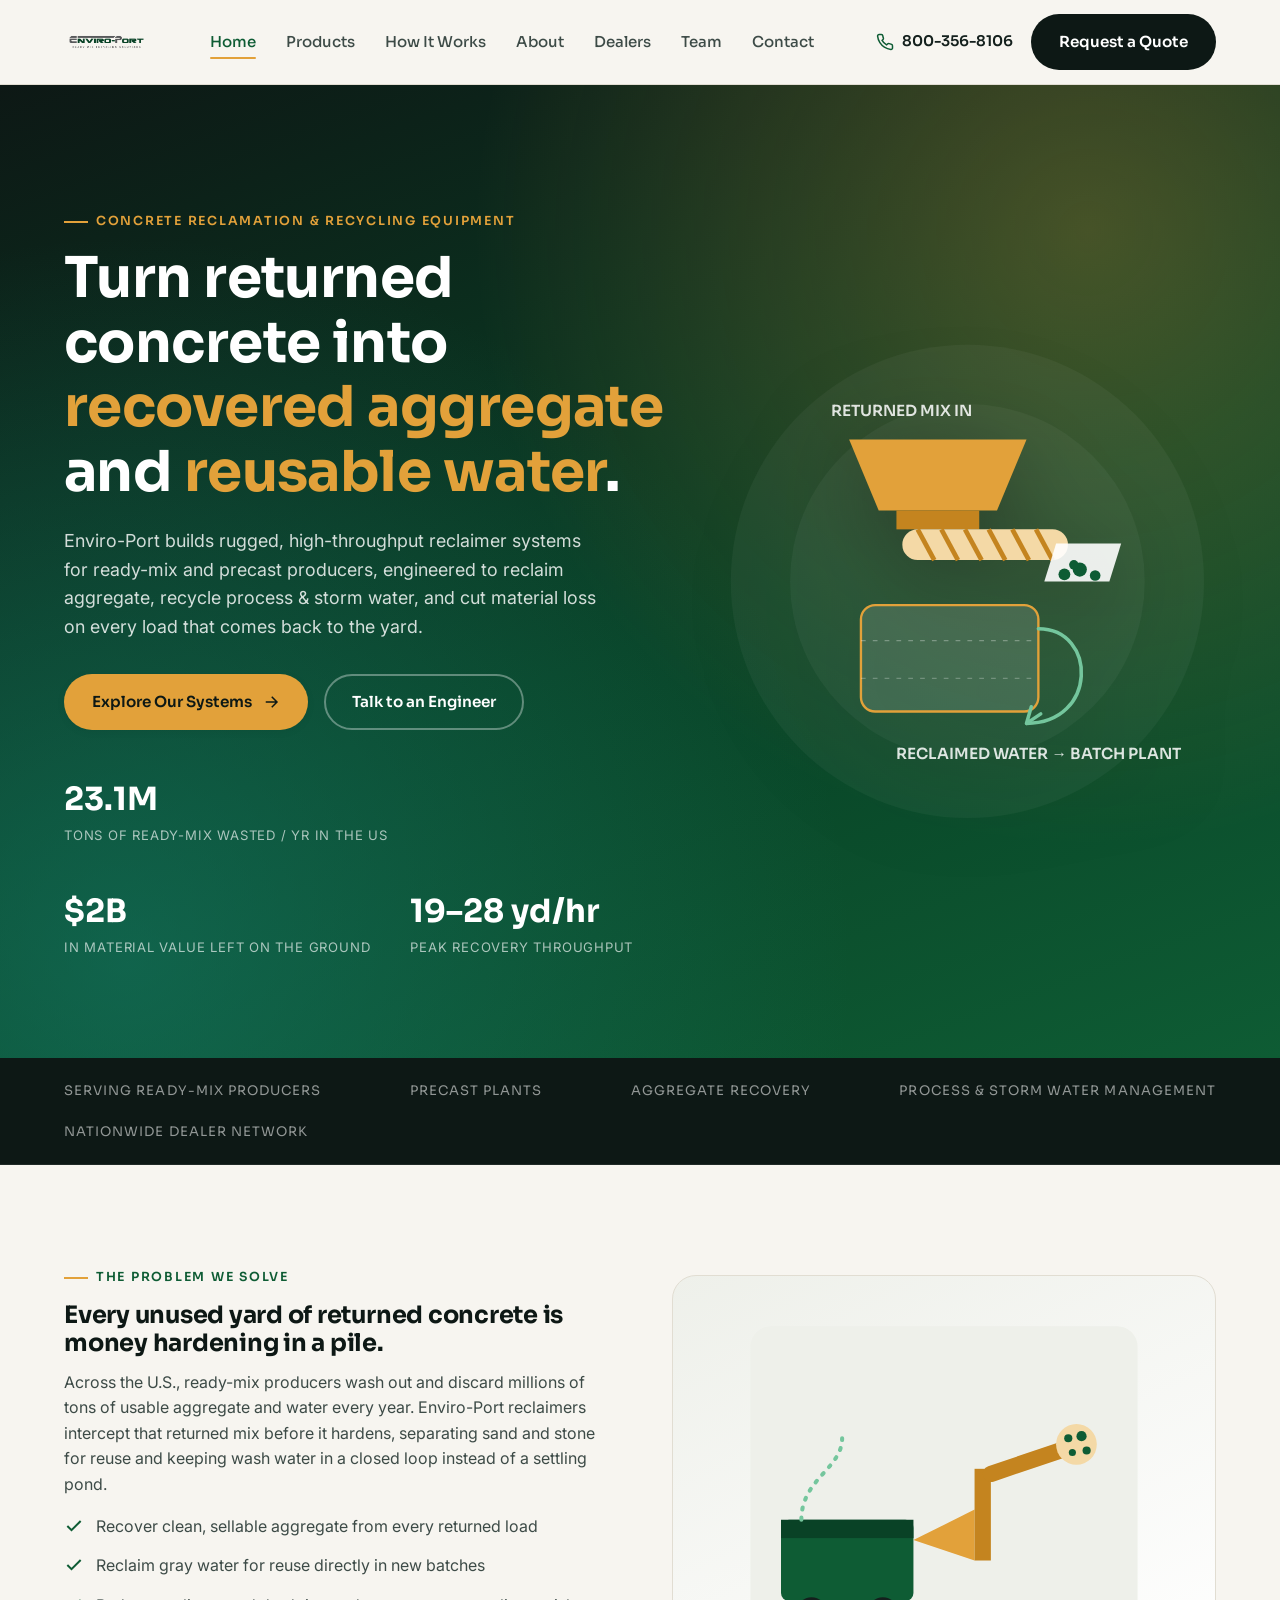
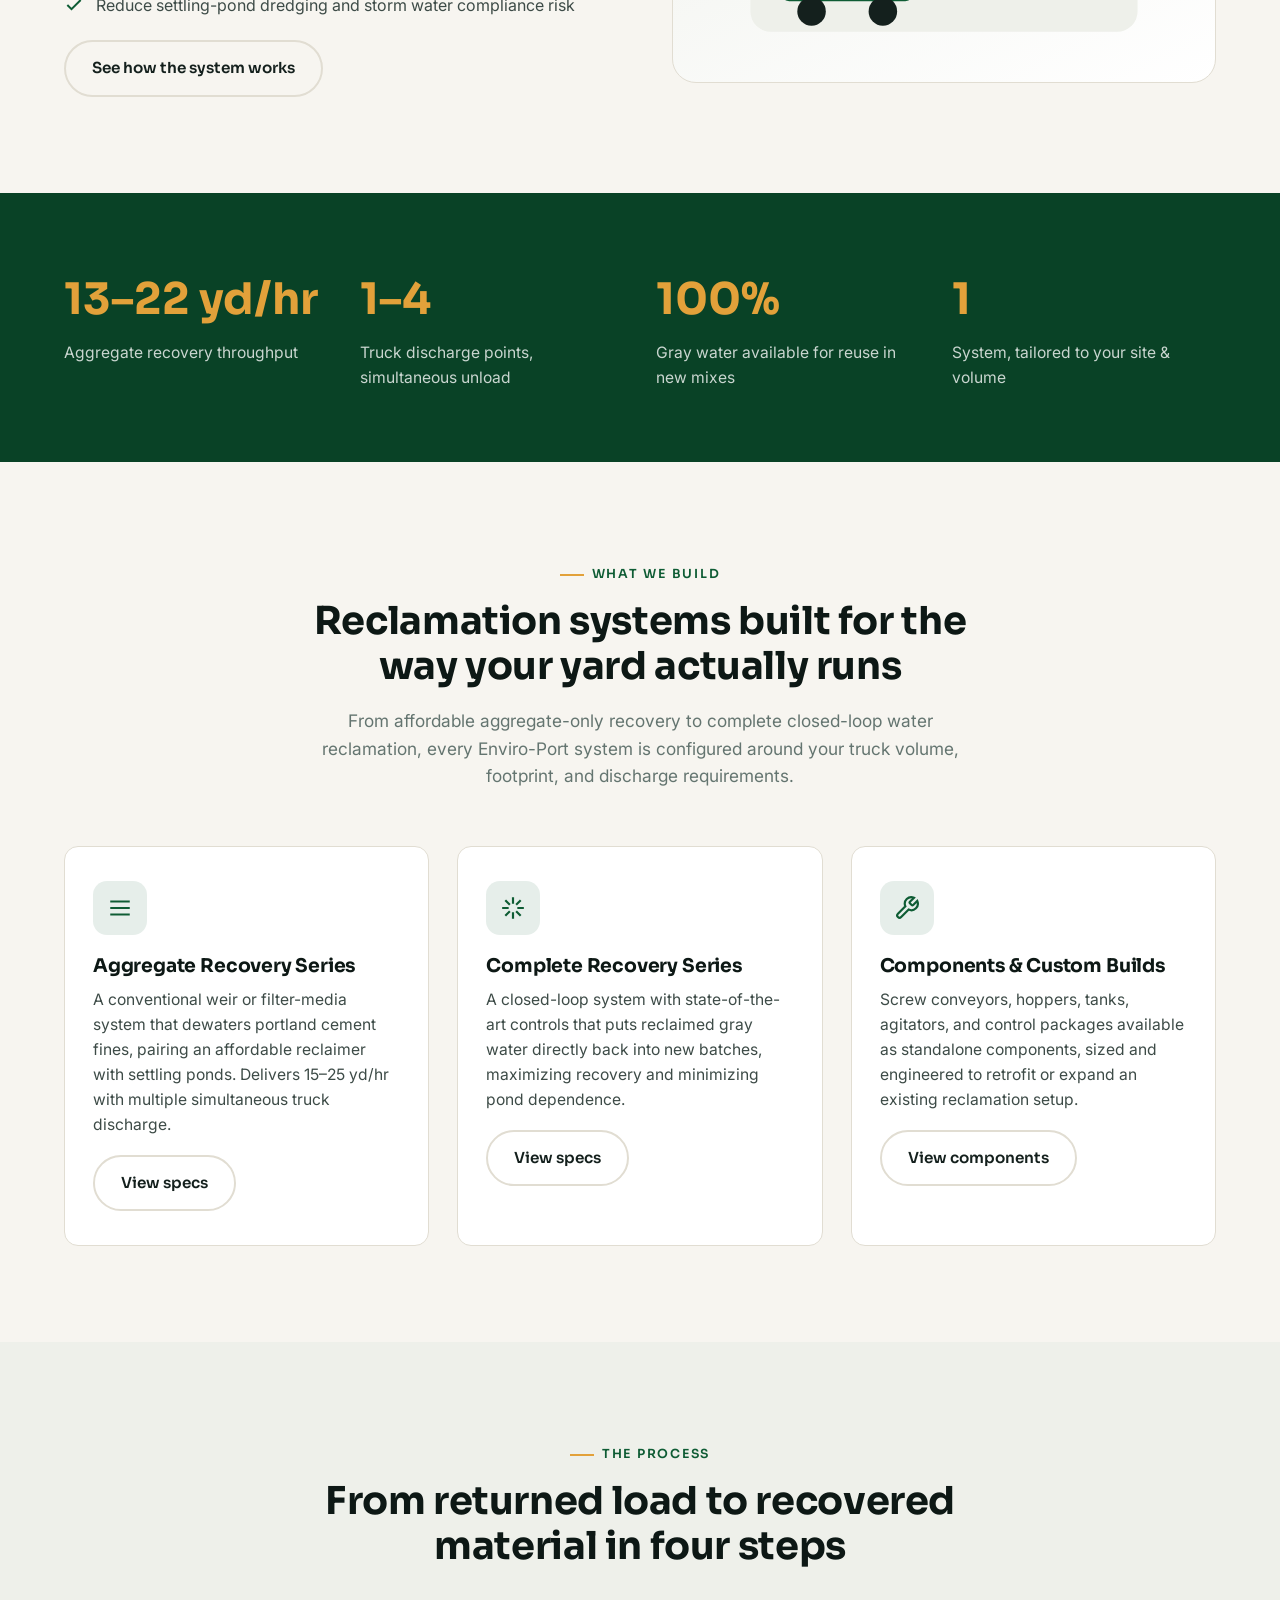
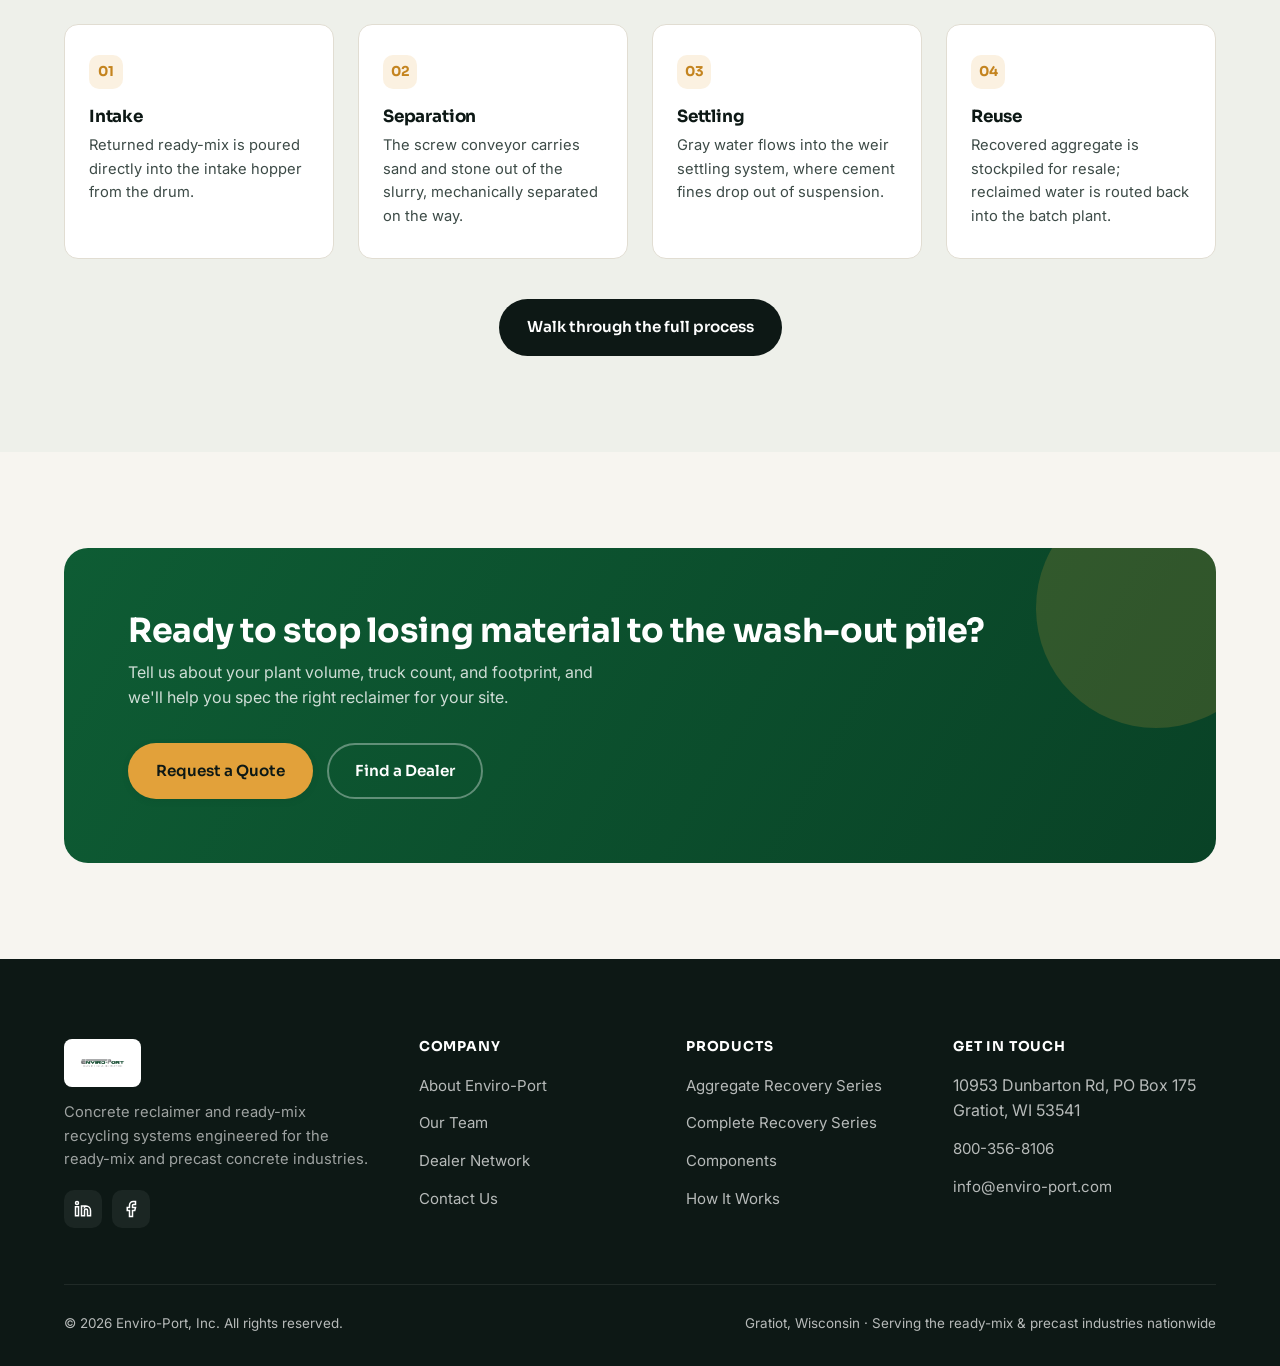
<file: index.html>
<!doctype html>
<html lang="en">
<head>
  <meta charset="UTF-8" />
  <script>document.documentElement.classList.add("js-enabled");</script>
  <meta name="viewport" content="width=device-width, initial-scale=1.0" />
  <title>Enviro-Port | Ready-Mix Concrete Reclaimers &amp; Recycling Systems</title>
  <meta name="description" content="Enviro-Port designs and builds concrete reclaimer and ready-mix recycling systems for the ready-mix and precast concrete industries: recovering aggregate, reclaiming water, and cutting waste." />
  <link rel="icon" type="image/svg+xml" href="assets/img/favicon.svg" />
  <link rel="preconnect" href="https://fonts.googleapis.com" />
  <link rel="preconnect" href="https://fonts.gstatic.com" crossorigin />
  <link href="https://fonts.googleapis.com/css2?family=Inter:wght@400;500;600;700&family=Sora:wght@500;600;700;800&display=swap" rel="stylesheet" />
  <link rel="stylesheet" href="assets/css/styles.css" />
</head>
<body>

  <header class="site-header">
    <div class="container">
      <a href="index.html" class="brand"><img src="eplogo.png" alt="Enviro-Port - Ready Mix Recycling Solutions" class="brand-logo" /></a>

      <nav class="main-nav" id="main-nav">
        <ul>
          <li><a href="index.html" aria-current="page">Home</a></li>
          <li><a href="products.html">Products</a></li>
          <li><a href="how-it-works.html">How It Works</a></li>
          <li><a href="about.html">About</a></li>
          <li><a href="dealers.html">Dealers</a></li>
          <li><a href="team.html">Team</a></li>
          <li><a href="contact.html">Contact</a></li>
        </ul>
      </nav>

      <div class="header-cta">
        <a href="tel:18003568106" class="header-phone">
          <svg viewBox="0 0 24 24" fill="none" stroke="currentColor" stroke-width="2"><path d="M22 16.92v3a2 2 0 0 1-2.18 2 19.79 19.79 0 0 1-8.63-3.07 19.5 19.5 0 0 1-6-6 19.79 19.79 0 0 1-3.07-8.67A2 2 0 0 1 4.11 2h3a2 2 0 0 1 2 1.72c.127.96.362 1.903.7 2.81a2 2 0 0 1-.45 2.11L8.09 9.91a16 16 0 0 0 6 6l1.27-1.27a2 2 0 0 1 2.11-.45c.907.338 1.85.573 2.81.7A2 2 0 0 1 22 16.92Z"/></svg>
          800-356-8106
        </a>
        <a href="contact.html" class="btn btn-dark btn-primary-desktop">Request a Quote</a>
        <button class="nav-toggle" id="nav-toggle" aria-label="Toggle navigation" aria-expanded="false">
          <span></span>
        </button>
      </div>
    </div>
  </header>

  <!-- HERO -->
  <section class="hero">
    <div class="container">
      <div class="hero-copy">
        <span class="eyebrow">Concrete Reclamation &amp; Recycling Equipment</span>
        <h1>Turn returned concrete into <em>recovered aggregate</em> and <em>reusable water</em>.</h1>
        <p>Enviro-Port builds rugged, high-throughput reclaimer systems for ready-mix and precast producers, engineered to reclaim aggregate, recycle process &amp; storm water, and cut material loss on every load that comes back to the yard.</p>
        <div class="hero-actions">
          <a href="products.html" class="btn btn-primary">
            Explore Our Systems
            <svg viewBox="0 0 24 24" fill="none" stroke="currentColor" stroke-width="2"><path d="M5 12h14M13 5l7 7-7 7"/></svg>
          </a>
          <a href="contact.html" class="btn btn-outline">Talk to an Engineer</a>
        </div>
        <div class="hero-stats">
          <div>
            <div class="stat-num"><span data-count-to="23.1" data-decimals="1" data-suffix="M">0M</span></div>
            <div class="stat-label">Tons of ready-mix wasted / yr in the US</div>
          </div>
          <div>
            <div class="stat-num">$<span data-count-to="2" data-suffix="B">0B</span></div>
            <div class="stat-label">In material value left on the ground</div>
          </div>
          <div>
            <div class="stat-num"><span data-count-to="20">0</span>&#8211;<span data-count-to="30">0</span> yd/hr</div>
            <div class="stat-label">Peak recovery throughput</div>
          </div>
        </div>
      </div>

      <div class="hero-visual">
        <svg class="process-diagram" viewBox="0 0 420 420" fill="none" xmlns="http://www.w3.org/2000/svg">
          <circle cx="210" cy="210" r="200" fill="rgba(255,255,255,0.04)"/>
          <circle cx="210" cy="210" r="150" fill="rgba(255,255,255,0.04)"/>
          <!-- Hopper -->
          <path d="M110 90 H260 L235 150 H135 Z" fill="#e2a13a"/>
          <rect x="150" y="150" width="70" height="16" fill="#c4841f"/>
          <!-- Screw conveyor tube -->
          <rect x="155" y="166" width="140" height="26" rx="13" fill="#f4d9a6"/>
          <g stroke="#c4841f" stroke-width="4">
            <line x1="168" y1="166" x2="182" y2="192"/>
            <line x1="188" y1="166" x2="202" y2="192"/>
            <line x1="208" y1="166" x2="222" y2="192"/>
            <line x1="228" y1="166" x2="242" y2="192"/>
            <line x1="248" y1="166" x2="262" y2="192"/>
            <line x1="268" y1="166" x2="282" y2="192"/>
          </g>
          <!-- Aggregate pile -->
          <path d="M285 178 L340 178 L330 210 L275 210 Z" fill="#ffffff" opacity="0.9"/>
          <circle cx="292" cy="204" r="5" fill="#0e5c34"/>
          <circle cx="305" cy="200" r="6" fill="#0e5c34"/>
          <circle cx="318" cy="205" r="4.5" fill="#0e5c34"/>
          <circle cx="300" cy="196" r="4" fill="#0e5c34"/>
          <!-- Settling tank -->
          <rect x="120" y="230" width="150" height="90" rx="12" fill="rgba(255,255,255,0.12)" stroke="#e2a13a" stroke-width="2"/>
          <path d="M120 260 H270" stroke="rgba(255,255,255,0.3)" stroke-dasharray="4 6"/>
          <path d="M120 292 H270" stroke="rgba(255,255,255,0.25)" stroke-dasharray="4 6"/>
          <!-- Water return arrow -->
          <path d="M270 250 C 320 250 320 330 260 330" stroke="#74c69d" stroke-width="3" fill="none" stroke-linecap="round"/>
          <path d="M260 330 l 12 -8 M260 330 l 4 -14" stroke="#74c69d" stroke-width="3" fill="none" stroke-linecap="round"/>
          <text x="150" y="360" fill="#ffffff" font-family="Sora, sans-serif" font-size="13" font-weight="600" opacity="0.85">RECLAIMED WATER → BATCH PLANT</text>
          <text x="95" y="70" fill="#ffffff" font-family="Sora, sans-serif" font-size="13" font-weight="600" opacity="0.85">RETURNED MIX IN</text>
        </svg>
      </div>
    </div>
  </section>

  <div class="trust-strip">
    <div class="container">
      <span>Serving Ready-Mix Producers</span>
      <span>Precast Plants</span>
      <span>Aggregate Recovery</span>
      <span>Process &amp; Storm Water Management</span>
      <span>Nationwide Dealer Network</span>
    </div>
  </div>

  <!-- INTRO / STATS -->
  <section>
    <div class="container">
      <div class="split reveal">
        <div>
          <span class="eyebrow">The Problem We Solve</span>
          <h2>Every unused yard of returned concrete is money hardening in a pile.</h2>
          <p>Across the U.S., ready-mix producers wash out and discard millions of tons of usable aggregate and water every year. Enviro-Port reclaimers intercept that returned mix before it hardens, separating sand and stone for reuse and keeping wash water in a closed loop instead of a settling pond.</p>
          <ul class="checklist">
            <li>
              <svg viewBox="0 0 24 24" fill="none" stroke="currentColor" stroke-width="2.4"><path d="M20 6 9 17l-5-5"/></svg>
              <span>Recover clean, sellable aggregate from every returned load</span>
            </li>
            <li>
              <svg viewBox="0 0 24 24" fill="none" stroke="currentColor" stroke-width="2.4"><path d="M20 6 9 17l-5-5"/></svg>
              <span>Reclaim gray water for reuse directly in new batches</span>
            </li>
            <li>
              <svg viewBox="0 0 24 24" fill="none" stroke="currentColor" stroke-width="2.4"><path d="M20 6 9 17l-5-5"/></svg>
              <span>Reduce settling-pond dredging and storm water compliance risk</span>
            </li>
          </ul>
          <a href="how-it-works.html" class="btn btn-ghost" style="margin-top: 8px;">See how the system works</a>
        </div>
        <div class="product-visual">
          <svg viewBox="0 0 400 320" fill="none">
            <rect x="10" y="10" width="380" height="300" rx="20" fill="#eef0ea"/>
            <rect x="40" y="200" width="130" height="80" rx="8" fill="#0e5c34"/>
            <rect x="40" y="200" width="130" height="18" fill="#094226"/>
            <circle cx="70" cy="290" r="14" fill="#14201d"/>
            <circle cx="140" cy="290" r="14" fill="#14201d"/>
            <path d="M170 220 L230 190 L230 240 Z" fill="#e2a13a"/>
            <rect x="230" y="150" width="16" height="90" fill="#c4841f"/>
            <path d="M246 155 L320 130" stroke="#c4841f" stroke-width="16" stroke-linecap="round"/>
            <circle cx="330" cy="126" r="20" fill="#f4d9a6"/>
            <g fill="#0e5c34"><circle cx="322" cy="120" r="4"/><circle cx="335" cy="118" r="5"/><circle cx="340" cy="132" r="4"/><circle cx="326" cy="134" r="3.5"/></g>
            <path d="M60 200 C 60 160 100 150 100 120" stroke="#74c69d" stroke-width="4" fill="none" stroke-dasharray="2 8" stroke-linecap="round"/>
          </svg>
        </div>
      </div>
    </div>
  </section>

  <!-- STAT BAND -->
  <div class="stat-band">
    <div class="container">
      <div class="stat-grid">
        <div class="stat-card reveal">
          <div class="stat-num"><span data-count-to="15">0</span>–<span data-count-to="25">0</span> yd/hr</div>
          <div class="stat-label">Aggregate recovery throughput</div>
        </div>
        <div class="stat-card reveal">
          <div class="stat-num"><span data-count-to="1">0</span>&#8211;<span data-count-to="4">0</span></div>
          <div class="stat-label">Truck discharge points, simultaneous unload</div>
        </div>
        <div class="stat-card reveal">
          <div class="stat-num">100%</div>
          <div class="stat-label">Gray water available for reuse in new mixes</div>
        </div>
        <div class="stat-card reveal">
          <div class="stat-num">1</div>
          <div class="stat-label">System, tailored to your site &amp; volume</div>
        </div>
      </div>
    </div>
  </div>

  <!-- PRODUCTS -->
  <section>
    <div class="container">
      <div class="section-head center reveal">
        <span class="eyebrow" style="justify-content:center;">What We Build</span>
        <h2>Reclamation systems built for the way your yard actually runs</h2>
        <p>From affordable aggregate-only recovery to complete closed-loop water reclamation, every Enviro-Port system is configured around your truck volume, footprint, and discharge requirements.</p>
      </div>

      <div class="card-grid">
        <div class="card reveal">
          <div class="card-icon">
            <svg viewBox="0 0 24 24" fill="none" stroke="currentColor" stroke-width="2"><path d="M3 6h18M3 12h18M3 18h18"/></svg>
          </div>
          <h3>Aggregate Recovery Series</h3>
          <p>A conventional weir or filter-media system that dewaters portland cement fines, pairing an affordable reclaimer with settling ponds. Delivers 15–25 yd/hr with multiple simultaneous truck discharge.</p>
          <a href="products.html#aggregate-recovery" class="btn btn-ghost" style="margin-top:18px;">View specs</a>
        </div>
        <div class="card reveal">
          <div class="card-icon">
            <svg viewBox="0 0 24 24" fill="none" stroke="currentColor" stroke-width="2"><path d="M12 2v6M12 22v-6M4.9 4.9l4.2 4.2M14.9 14.9l4.2 4.2M2 12h6M16 12h6M4.9 19.1l4.2-4.2M14.9 9.1l4.2-4.2"/></svg>
          </div>
          <h3>Complete Recovery Series</h3>
          <p>A closed-loop system with state-of-the-art controls that puts reclaimed gray water directly back into new batches, maximizing recovery and minimizing pond dependence.</p>
          <a href="products.html#complete-recovery" class="btn btn-ghost" style="margin-top:18px;">View specs</a>
        </div>
        <div class="card reveal">
          <div class="card-icon">
            <svg viewBox="0 0 24 24" fill="none" stroke="currentColor" stroke-width="2"><path d="M14.7 6.3a1 1 0 0 0 0 1.4l1.6 1.6a1 1 0 0 0 1.4 0l3.77-3.77a6 6 0 0 1-7.94 7.94l-6.91 6.91a2.12 2.12 0 0 1-3-3l6.91-6.91a6 6 0 0 1 7.94-7.94l-3.76 3.76z"/></svg>
          </div>
          <h3>Components &amp; Custom Builds</h3>
          <p>Screw conveyors, hoppers, tanks, agitators, and control packages available as standalone components, sized and engineered to retrofit or expand an existing reclamation setup.</p>
          <a href="products.html#components" class="btn btn-ghost" style="margin-top:18px;">View components</a>
        </div>
      </div>
    </div>
  </section>

  <!-- HOW IT WORKS TEASER -->
  <section class="bg-alt">
    <div class="container">
      <div class="section-head center reveal">
        <span class="eyebrow" style="justify-content:center;">The Process</span>
        <h2>From returned load to recovered material in four steps</h2>
      </div>
      <div class="steps">
        <div class="step reveal">
          <div class="step-num">01</div>
          <h3>Intake</h3>
          <p>Returned ready-mix is poured directly into the intake hopper from the drum.</p>
        </div>
        <div class="step reveal">
          <div class="step-num">02</div>
          <h3>Separation</h3>
          <p>The screw conveyor carries sand and stone out of the slurry, mechanically separated on the way.</p>
        </div>
        <div class="step reveal">
          <div class="step-num">03</div>
          <h3>Settling</h3>
          <p>Gray water flows into the weir settling system, where cement fines drop out of suspension.</p>
        </div>
        <div class="step reveal">
          <div class="step-num">04</div>
          <h3>Reuse</h3>
          <p>Recovered aggregate is stockpiled for resale; reclaimed water is routed back into the batch plant.</p>
        </div>
      </div>
      <div class="text-center reveal" style="margin-top:40px;">
        <a href="how-it-works.html" class="btn btn-dark">Walk through the full process</a>
      </div>
    </div>
  </section>

  <!-- CTA -->
  <section>
    <div class="container">
      <div class="cta-band reveal">
        <div>
          <h2>Ready to stop losing material to the wash-out pile?</h2>
          <p>Tell us about your plant volume, truck count, and footprint, and we'll help you spec the right reclaimer for your site.</p>
        </div>
        <div class="cta-actions">
          <a href="contact.html" class="btn btn-primary">Request a Quote</a>
          <a href="dealers.html" class="btn btn-outline">Find a Dealer</a>
        </div>
      </div>
    </div>
  </section>

  <footer class="site-footer">
    <div class="container">
      <div class="footer-grid">
        <div class="footer-brand">
          <a href="index.html" class="brand"><img src="eplogo.png" alt="Enviro-Port - Ready Mix Recycling Solutions" class="brand-logo" /></a>
          <p>Concrete reclaimer and ready-mix recycling systems engineered for the ready-mix and precast concrete industries.</p>
          <div class="footer-social">
            <a href="https://www.linkedin.com/company/enviroportinc" aria-label="LinkedIn" target="_blank" rel="noopener">
              <svg viewBox="0 0 24 24" fill="none" stroke="currentColor" stroke-width="2"><path d="M16 8a6 6 0 0 1 6 6v7h-4v-7a2 2 0 0 0-4 0v7h-4V8h4v1.5A5.9 5.9 0 0 1 16 8Z"/><rect x="2" y="9" width="4" height="12"/><circle cx="4" cy="4" r="2"/></svg>
            </a>
            <a href="https://www.facebook.com/enviroportinc/" aria-label="Facebook" target="_blank" rel="noopener">
              <svg viewBox="0 0 24 24" fill="none" stroke="currentColor" stroke-width="2"><path d="M18 2h-3a5 5 0 0 0-5 5v3H7v4h3v8h4v-8h3l1-4h-4V7a1 1 0 0 1 1-1h3Z"/></svg>
            </a>
          </div>
        </div>
        <div class="footer-col">
          <h4>Company</h4>
          <ul>
            <li><a href="about.html">About Enviro-Port</a></li>
            <li><a href="team.html">Our Team</a></li>
            <li><a href="dealers.html">Dealer Network</a></li>
            <li><a href="contact.html">Contact Us</a></li>
          </ul>
        </div>
        <div class="footer-col">
          <h4>Products</h4>
          <ul>
            <li><a href="products.html#aggregate-recovery">Aggregate Recovery Series</a></li>
            <li><a href="products.html#complete-recovery">Complete Recovery Series</a></li>
            <li><a href="products.html#components">Components</a></li>
            <li><a href="how-it-works.html">How It Works</a></li>
          </ul>
        </div>
        <div class="footer-col">
          <h4>Get in Touch</h4>
          <ul>
            <li>10953 Dunbarton Rd, PO Box 175<br />Gratiot, WI 53541</li>
            <li><a href="tel:18003568106">800-356-8106</a></li>
            <li><a href="mailto:info@enviro-port.com">info@enviro-port.com</a></li>
          </ul>
        </div>
      </div>
      <div class="footer-bottom">
        <span>&copy; <span id="current-year">2026</span> Enviro-Port, Inc. All rights reserved.</span>
        <span>Gratiot, Wisconsin · Serving the ready-mix &amp; precast industries nationwide</span>
      </div>
    </div>
  </footer>

  <button class="back-to-top" aria-label="Back to top">
    <svg viewBox="0 0 24 24" fill="none" stroke="currentColor" stroke-width="2.4"><path d="M12 19V5M5 12l7-7 7 7"/></svg>
  </button>

  <script src="assets/js/main.js"></script>
</body>
</html>
</file>
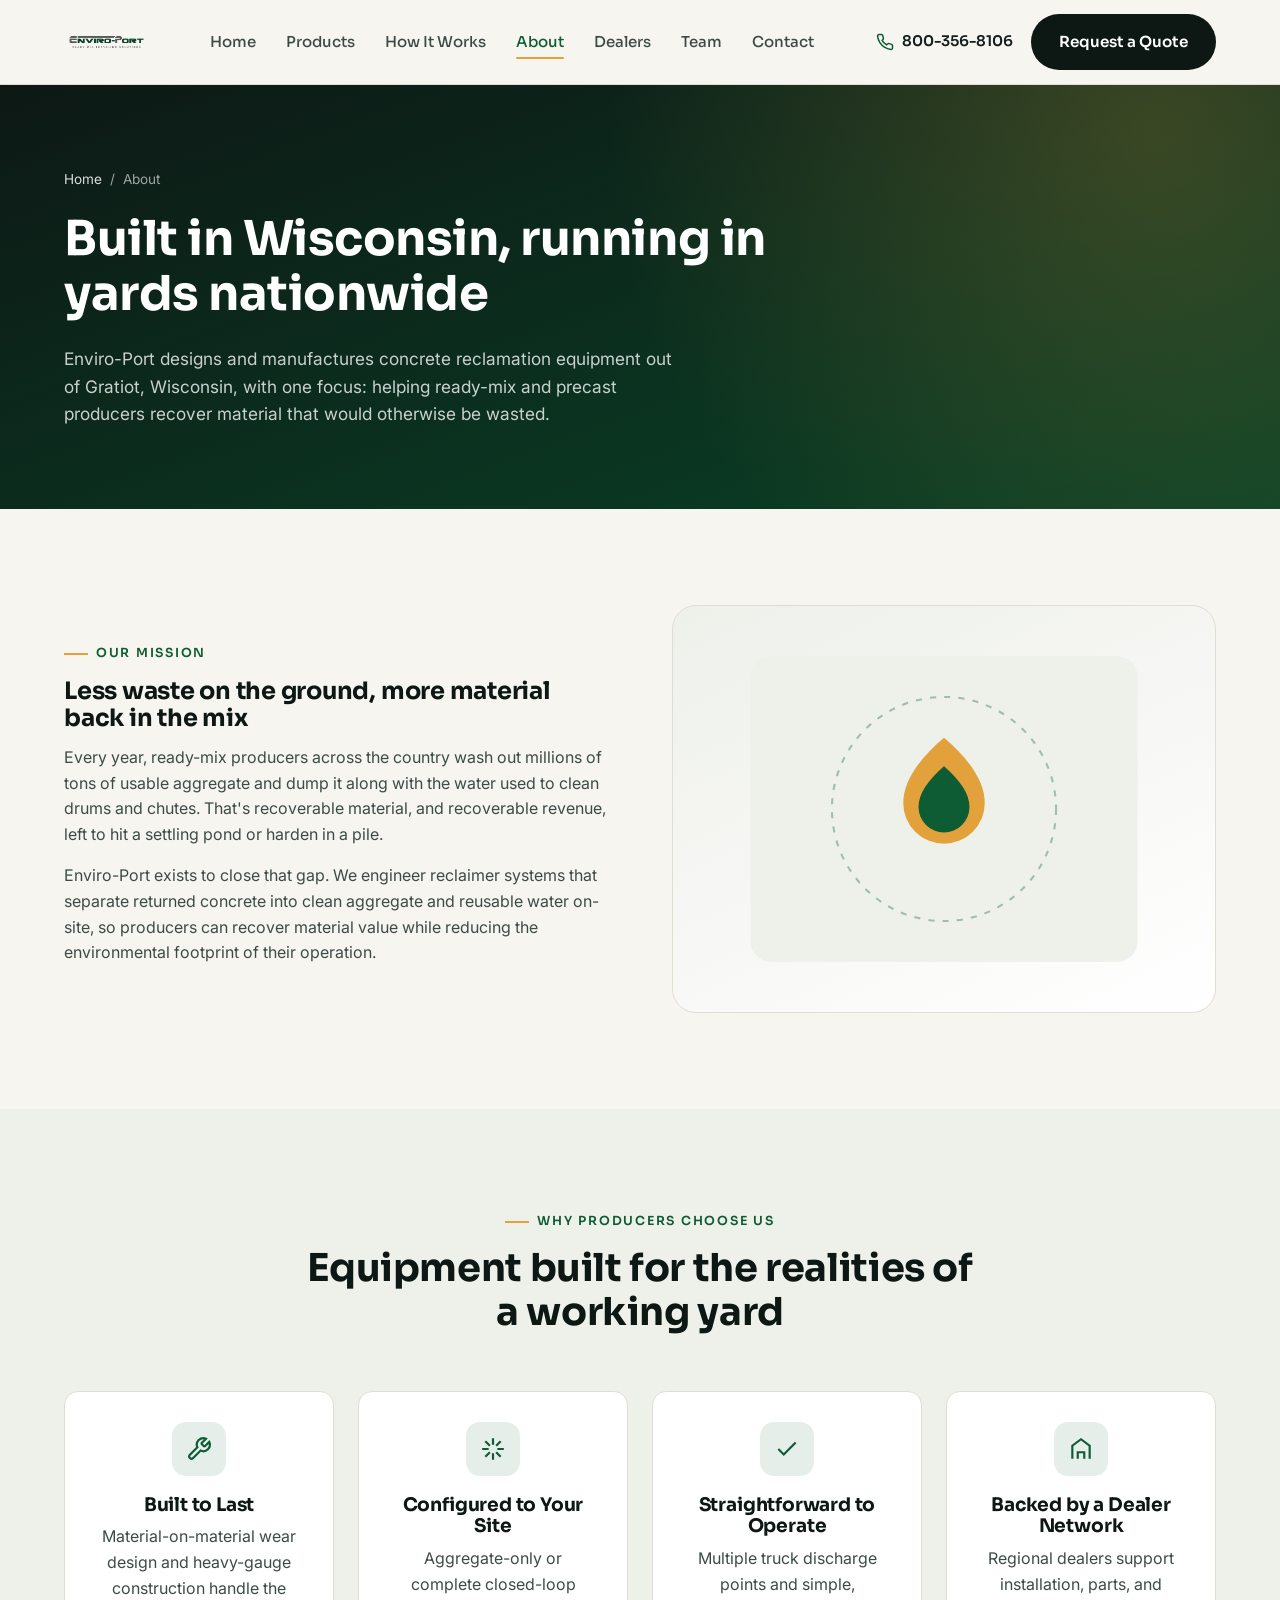
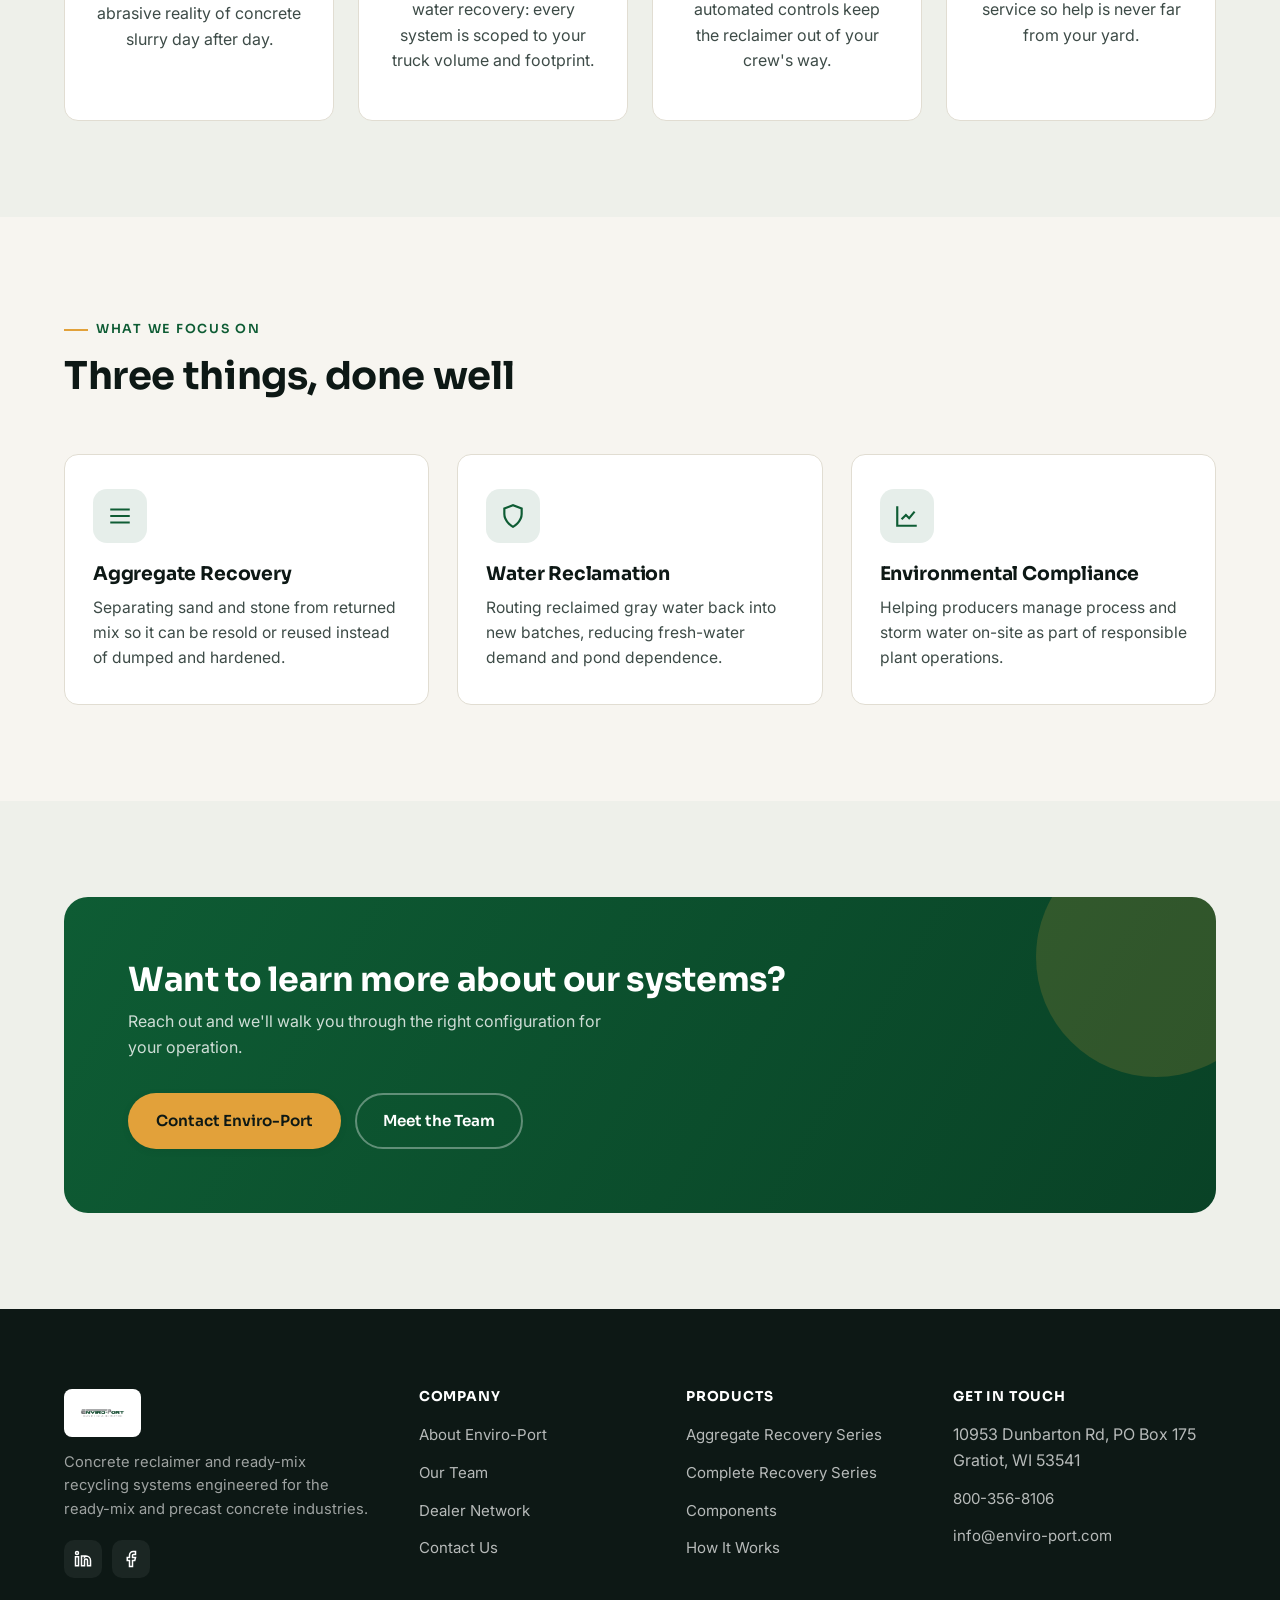
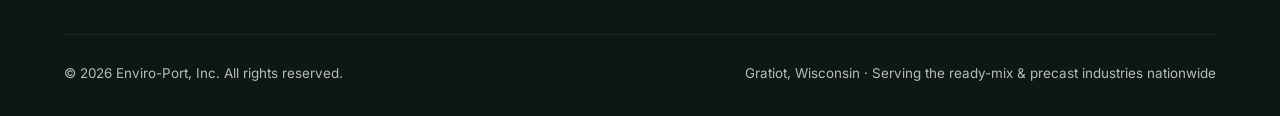
<file: about.html>
<!doctype html>
<html lang="en">
<head>
  <meta charset="UTF-8" />
  <script>document.documentElement.classList.add("js-enabled");</script>
  <meta name="viewport" content="width=device-width, initial-scale=1.0" />
  <title>About | Enviro-Port</title>
  <meta name="description" content="Enviro-Port is a Gratiot, Wisconsin-based manufacturer of concrete reclaimer and ready-mix recycling systems, built to cut material waste for the ready-mix and precast industries." />
  <link rel="icon" type="image/svg+xml" href="assets/img/favicon.svg" />
  <link rel="preconnect" href="https://fonts.googleapis.com" />
  <link rel="preconnect" href="https://fonts.gstatic.com" crossorigin />
  <link href="https://fonts.googleapis.com/css2?family=Inter:wght@400;500;600;700&family=Sora:wght@500;600;700;800&display=swap" rel="stylesheet" />
  <link rel="stylesheet" href="assets/css/styles.css" />
</head>
<body>

  <header class="site-header">
    <div class="container">
      <a href="index.html" class="brand"><img src="eplogo.png" alt="Enviro-Port - Ready Mix Recycling Solutions" class="brand-logo" /></a>
      <nav class="main-nav" id="main-nav">
        <ul>
          <li><a href="index.html">Home</a></li>
          <li><a href="products.html">Products</a></li>
          <li><a href="how-it-works.html">How It Works</a></li>
          <li><a href="about.html" aria-current="page">About</a></li>
          <li><a href="dealers.html">Dealers</a></li>
          <li><a href="team.html">Team</a></li>
          <li><a href="contact.html">Contact</a></li>
        </ul>
      </nav>
      <div class="header-cta">
        <a href="tel:18003568106" class="header-phone"><svg viewBox="0 0 24 24" fill="none" stroke="currentColor" stroke-width="2"><path d="M22 16.92v3a2 2 0 0 1-2.18 2 19.79 19.79 0 0 1-8.63-3.07 19.5 19.5 0 0 1-6-6 19.79 19.79 0 0 1-3.07-8.67A2 2 0 0 1 4.11 2h3a2 2 0 0 1 2 1.72c.127.96.362 1.903.7 2.81a2 2 0 0 1-.45 2.11L8.09 9.91a16 16 0 0 0 6 6l1.27-1.27a2 2 0 0 1 2.11-.45c.907.338 1.85.573 2.81.7A2 2 0 0 1 22 16.92Z"/></svg>800-356-8106</a>
        <a href="contact.html" class="btn btn-dark btn-primary-desktop">Request a Quote</a>
        <button class="nav-toggle" id="nav-toggle" aria-label="Toggle navigation" aria-expanded="false"><span></span></button>
      </div>
    </div>
  </header>

  <section class="page-hero">
    <div class="container">
      <div class="breadcrumb"><a href="index.html">Home</a> / <span>About</span></div>
      <h1>Built in Wisconsin, running in yards nationwide</h1>
      <p class="lead">Enviro-Port designs and manufactures concrete reclamation equipment out of Gratiot, Wisconsin, with one focus: helping ready-mix and precast producers recover material that would otherwise be wasted.</p>
    </div>
  </section>

  <section>
    <div class="container">
      <div class="split reveal">
        <div>
          <span class="eyebrow">Our Mission</span>
          <h2>Less waste on the ground, more material back in the mix</h2>
          <p>Every year, ready-mix producers across the country wash out millions of tons of usable aggregate and dump it along with the water used to clean drums and chutes. That's recoverable material, and recoverable revenue, left to hit a settling pond or harden in a pile.</p>
          <p>Enviro-Port exists to close that gap. We engineer reclaimer systems that separate returned concrete into clean aggregate and reusable water on-site, so producers can recover material value while reducing the environmental footprint of their operation.</p>
        </div>
        <div class="product-visual">
          <svg viewBox="0 0 400 320" fill="none">
            <rect x="10" y="10" width="380" height="300" rx="20" fill="#eef0ea"/>
            <circle cx="200" cy="160" r="110" fill="none" stroke="#0e5c34" stroke-width="2" stroke-dasharray="6 8" opacity="0.35"/>
            <path d="M200 90c26 22 40 44 40 64a40 40 0 1 1-80 0c0-20 14-42 40-64Z" fill="#e2a13a"/>
            <path d="M200 118c16 14 25 27 25 40a25 25 0 1 1-50 0c0-13 9-26 25-40Z" fill="#0e5c34"/>
          </svg>
        </div>
      </div>
    </div>
  </section>

  <section class="bg-alt">
    <div class="container">
      <div class="section-head center reveal">
        <span class="eyebrow" style="justify-content:center;">Why Producers Choose Us</span>
        <h2>Equipment built for the realities of a working yard</h2>
      </div>
      <div class="value-grid">
        <div class="dept-card reveal">
          <div class="card-icon"><svg viewBox="0 0 24 24" fill="none" stroke="currentColor" stroke-width="2"><path d="M14.7 6.3a1 1 0 0 0 0 1.4l1.6 1.6a1 1 0 0 0 1.4 0l3.77-3.77a6 6 0 0 1-7.94 7.94l-6.91 6.91a2.12 2.12 0 0 1-3-3l6.91-6.91a6 6 0 0 1 7.94-7.94l-3.76 3.76z"/></svg></div>
          <h3>Built to Last</h3>
          <p>Material-on-material wear design and heavy-gauge construction handle the abrasive reality of concrete slurry day after day.</p>
        </div>
        <div class="dept-card reveal">
          <div class="card-icon"><svg viewBox="0 0 24 24" fill="none" stroke="currentColor" stroke-width="2"><path d="M12 2v6M12 22v-6M4.9 4.9l4.2 4.2M14.9 14.9l4.2 4.2M2 12h6M16 12h6M4.9 19.1l4.2-4.2M14.9 9.1l4.2-4.2"/></svg></div>
          <h3>Configured to Your Site</h3>
          <p>Aggregate-only or complete closed-loop water recovery: every system is scoped to your truck volume and footprint.</p>
        </div>
        <div class="dept-card reveal">
          <div class="card-icon"><svg viewBox="0 0 24 24" fill="none" stroke="currentColor" stroke-width="2"><path d="M20 6 9 17l-5-5"/></svg></div>
          <h3>Straightforward to Operate</h3>
          <p>Multiple truck discharge points and simple, automated controls keep the reclaimer out of your crew's way.</p>
        </div>
        <div class="dept-card reveal">
          <div class="card-icon"><svg viewBox="0 0 24 24" fill="none" stroke="currentColor" stroke-width="2"><path d="M4 21V9l8-6 8 6v12M9 21v-6h6v6"/></svg></div>
          <h3>Backed by a Dealer Network</h3>
          <p>Regional dealers support installation, parts, and service so help is never far from your yard.</p>
        </div>
      </div>
    </div>
  </section>

  <section>
    <div class="container">
      <div class="section-head reveal">
        <span class="eyebrow">What We Focus On</span>
        <h2>Three things, done well</h2>
      </div>
      <div class="card-grid">
        <div class="card reveal">
          <div class="card-icon"><svg viewBox="0 0 24 24" fill="none" stroke="currentColor" stroke-width="2"><path d="M3 6h18M3 12h18M3 18h18"/></svg></div>
          <h3>Aggregate Recovery</h3>
          <p>Separating sand and stone from returned mix so it can be resold or reused instead of dumped and hardened.</p>
        </div>
        <div class="card reveal">
          <div class="card-icon"><svg viewBox="0 0 24 24" fill="none" stroke="currentColor" stroke-width="2"><path d="M12 22s8-4.5 8-11.8V5l-8-3-8 3v5.2C4 17.5 12 22 12 22Z"/></svg></div>
          <h3>Water Reclamation</h3>
          <p>Routing reclaimed gray water back into new batches, reducing fresh-water demand and pond dependence.</p>
        </div>
        <div class="card reveal">
          <div class="card-icon"><svg viewBox="0 0 24 24" fill="none" stroke="currentColor" stroke-width="2"><path d="M3 3v18h18M7 15l4-4 3 3 5-6"/></svg></div>
          <h3>Environmental Compliance</h3>
          <p>Helping producers manage process and storm water on-site as part of responsible plant operations.</p>
        </div>
      </div>
    </div>
  </section>

  <section class="bg-alt">
    <div class="container">
      <div class="cta-band reveal">
        <div>
          <h2>Want to learn more about our systems?</h2>
          <p>Reach out and we'll walk you through the right configuration for your operation.</p>
        </div>
        <div class="cta-actions">
          <a href="contact.html" class="btn btn-primary">Contact Enviro-Port</a>
          <a href="team.html" class="btn btn-outline">Meet the Team</a>
        </div>
      </div>
    </div>
  </section>

  <footer class="site-footer">
    <div class="container">
      <div class="footer-grid">
        <div class="footer-brand">
          <a href="index.html" class="brand"><img src="eplogo.png" alt="Enviro-Port - Ready Mix Recycling Solutions" class="brand-logo" /></a>
          <p>Concrete reclaimer and ready-mix recycling systems engineered for the ready-mix and precast concrete industries.</p>
          <div class="footer-social">
            <a href="https://www.linkedin.com/company/enviroportinc" aria-label="LinkedIn" target="_blank" rel="noopener"><svg viewBox="0 0 24 24" fill="none" stroke="currentColor" stroke-width="2"><path d="M16 8a6 6 0 0 1 6 6v7h-4v-7a2 2 0 0 0-4 0v7h-4V8h4v1.5A5.9 5.9 0 0 1 16 8Z"/><rect x="2" y="9" width="4" height="12"/><circle cx="4" cy="4" r="2"/></svg></a>
            <a href="https://www.facebook.com/enviroportinc/" aria-label="Facebook" target="_blank" rel="noopener"><svg viewBox="0 0 24 24" fill="none" stroke="currentColor" stroke-width="2"><path d="M18 2h-3a5 5 0 0 0-5 5v3H7v4h3v8h4v-8h3l1-4h-4V7a1 1 0 0 1 1-1h3Z"/></svg></a>
          </div>
        </div>
        <div class="footer-col">
          <h4>Company</h4>
          <ul>
            <li><a href="about.html">About Enviro-Port</a></li>
            <li><a href="team.html">Our Team</a></li>
            <li><a href="dealers.html">Dealer Network</a></li>
            <li><a href="contact.html">Contact Us</a></li>
          </ul>
        </div>
        <div class="footer-col">
          <h4>Products</h4>
          <ul>
            <li><a href="products.html#aggregate-recovery">Aggregate Recovery Series</a></li>
            <li><a href="products.html#complete-recovery">Complete Recovery Series</a></li>
            <li><a href="products.html#components">Components</a></li>
            <li><a href="how-it-works.html">How It Works</a></li>
          </ul>
        </div>
        <div class="footer-col">
          <h4>Get in Touch</h4>
          <ul>
            <li>10953 Dunbarton Rd, PO Box 175<br />Gratiot, WI 53541</li>
            <li><a href="tel:18003568106">800-356-8106</a></li>
            <li><a href="mailto:info@enviro-port.com">info@enviro-port.com</a></li>
          </ul>
        </div>
      </div>
      <div class="footer-bottom">
        <span>&copy; <span id="current-year">2026</span> Enviro-Port, Inc. All rights reserved.</span>
        <span>Gratiot, Wisconsin · Serving the ready-mix &amp; precast industries nationwide</span>
      </div>
    </div>
  </footer>

  <button class="back-to-top" aria-label="Back to top"><svg viewBox="0 0 24 24" fill="none" stroke="currentColor" stroke-width="2.4"><path d="M12 19V5M5 12l7-7 7 7"/></svg></button>
  <script src="assets/js/main.js"></script>
</body>
</html>
</file>
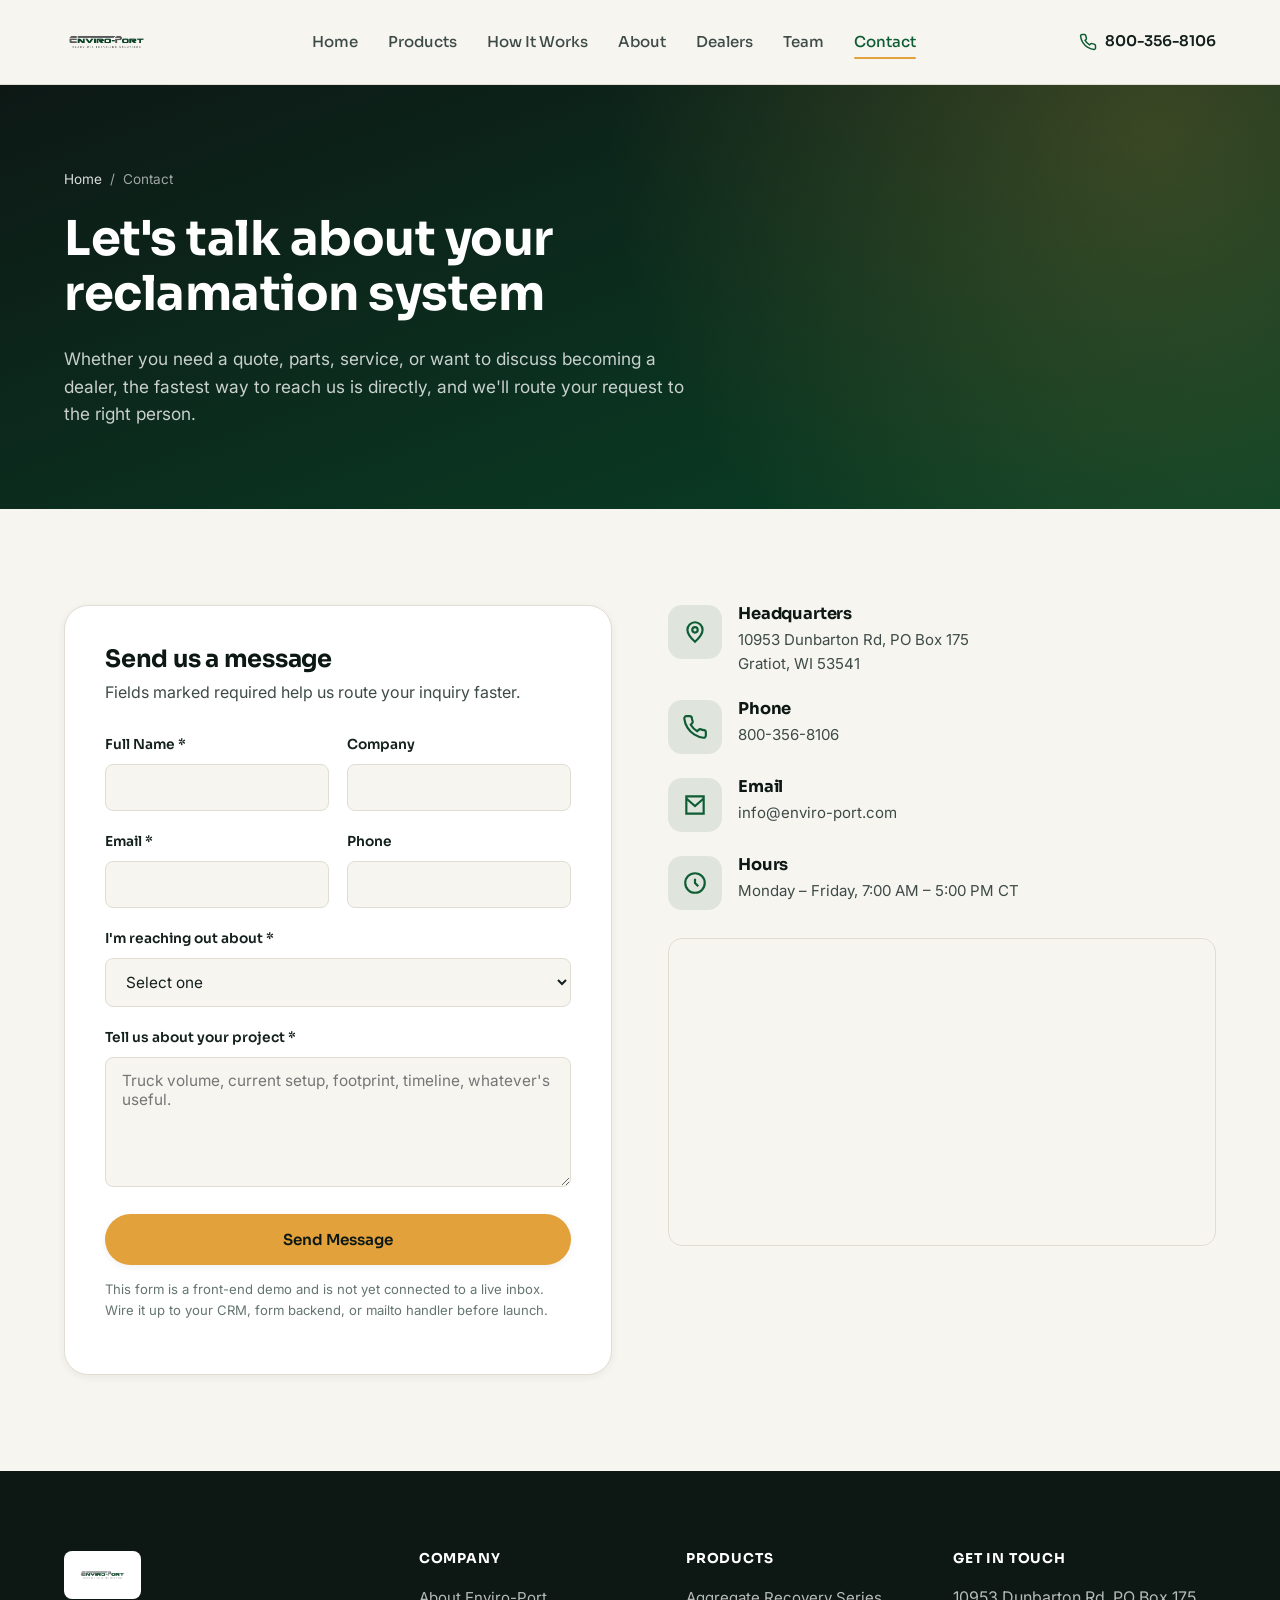
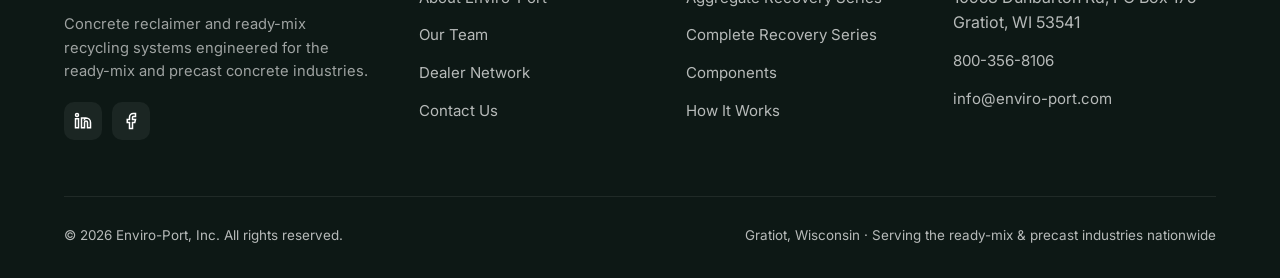
<file: contact.html>
<!doctype html>
<html lang="en">
<head>
  <meta charset="UTF-8" />
  <script>document.documentElement.classList.add("js-enabled");</script>
  <meta name="viewport" content="width=device-width, initial-scale=1.0" />
  <title>Contact | Enviro-Port</title>
  <meta name="description" content="Contact Enviro-Port for a quote on a concrete reclaimer system, parts and service, or dealer inquiries. Call 800-356-8106 or reach us in Gratiot, Wisconsin." />
  <link rel="icon" type="image/svg+xml" href="assets/img/favicon.svg" />
  <link rel="preconnect" href="https://fonts.googleapis.com" />
  <link rel="preconnect" href="https://fonts.gstatic.com" crossorigin />
  <link href="https://fonts.googleapis.com/css2?family=Inter:wght@400;500;600;700&family=Sora:wght@500;600;700;800&display=swap" rel="stylesheet" />
  <link rel="stylesheet" href="assets/css/styles.css" />
</head>
<body>

  <header class="site-header">
    <div class="container">
      <a href="index.html" class="brand"><img src="eplogo.png" alt="Enviro-Port - Ready Mix Recycling Solutions" class="brand-logo" /></a>
      <nav class="main-nav" id="main-nav">
        <ul>
          <li><a href="index.html">Home</a></li>
          <li><a href="products.html">Products</a></li>
          <li><a href="how-it-works.html">How It Works</a></li>
          <li><a href="about.html">About</a></li>
          <li><a href="dealers.html">Dealers</a></li>
          <li><a href="team.html">Team</a></li>
          <li><a href="contact.html" aria-current="page">Contact</a></li>
        </ul>
      </nav>
      <div class="header-cta">
        <a href="tel:18003568106" class="header-phone"><svg viewBox="0 0 24 24" fill="none" stroke="currentColor" stroke-width="2"><path d="M22 16.92v3a2 2 0 0 1-2.18 2 19.79 19.79 0 0 1-8.63-3.07 19.5 19.5 0 0 1-6-6 19.79 19.79 0 0 1-3.07-8.67A2 2 0 0 1 4.11 2h3a2 2 0 0 1 2 1.72c.127.96.362 1.903.7 2.81a2 2 0 0 1-.45 2.11L8.09 9.91a16 16 0 0 0 6 6l1.27-1.27a2 2 0 0 1 2.11-.45c.907.338 1.85.573 2.81.7A2 2 0 0 1 22 16.92Z"/></svg>800-356-8106</a>
        <button class="nav-toggle" id="nav-toggle" aria-label="Toggle navigation" aria-expanded="false"><span></span></button>
      </div>
    </div>
  </header>

  <section class="page-hero">
    <div class="container">
      <div class="breadcrumb"><a href="index.html">Home</a> / <span>Contact</span></div>
      <h1>Let's talk about your reclamation system</h1>
      <p class="lead">Whether you need a quote, parts, service, or want to discuss becoming a dealer, the fastest way to reach us is directly, and we'll route your request to the right person.</p>
    </div>
  </section>

  <section>
    <div class="container">
      <div class="contact-grid">

        <div class="form-card reveal">
          <h2 style="margin-bottom:6px;">Send us a message</h2>
          <p style="margin-bottom:28px;">Fields marked required help us route your inquiry faster.</p>
          <form id="contact-form">
            <div class="form-row">
              <div class="field">
                <label for="name">Full Name *</label>
                <input type="text" id="name" name="name" required />
              </div>
              <div class="field">
                <label for="company">Company</label>
                <input type="text" id="company" name="company" />
              </div>
            </div>
            <div class="form-row">
              <div class="field">
                <label for="email">Email *</label>
                <input type="email" id="email" name="email" required />
              </div>
              <div class="field">
                <label for="phone">Phone</label>
                <input type="tel" id="phone" name="phone" />
              </div>
            </div>
            <div class="field">
              <label for="topic">I'm reaching out about *</label>
              <select id="topic" name="topic" required>
                <option value="">Select one</option>
                <option value="quote">New system quote</option>
                <option value="parts">Parts &amp; service</option>
                <option value="dealer">Becoming a dealer</option>
                <option value="general">General question</option>
              </select>
            </div>
            <div class="field">
              <label for="message">Tell us about your project *</label>
              <textarea id="message" name="message" placeholder="Truck volume, current setup, footprint, timeline, whatever's useful." required></textarea>
            </div>
            <button type="submit" class="btn btn-primary btn-block">Send Message</button>
            <div class="form-success" id="form-success">
              <svg viewBox="0 0 24 24" fill="none" stroke="currentColor" stroke-width="2"><path d="M20 6 9 17l-5-5"/></svg>
              Thanks! Your message has been queued. Our team will follow up shortly.
            </div>
            <p class="form-note">This form is a front-end demo and is not yet connected to a live inbox. Wire it up to your CRM, form backend, or mailto handler before launch.</p>
          </form>
        </div>

        <div class="reveal">
          <div class="info-list">
            <div class="info-item">
              <div class="card-icon"><svg viewBox="0 0 24 24" fill="none" stroke="currentColor" stroke-width="2"><path d="M12 21s-7-6.1-7-11a7 7 0 0 1 14 0c0 4.9-7 11-7 11Z"/><circle cx="12" cy="10" r="2.5"/></svg></div>
              <div>
                <h4>Headquarters</h4>
                <p>10953 Dunbarton Rd, PO Box 175<br />Gratiot, WI 53541</p>
              </div>
            </div>
            <div class="info-item">
              <div class="card-icon"><svg viewBox="0 0 24 24" fill="none" stroke="currentColor" stroke-width="2"><path d="M22 16.92v3a2 2 0 0 1-2.18 2 19.79 19.79 0 0 1-8.63-3.07 19.5 19.5 0 0 1-6-6 19.79 19.79 0 0 1-3.07-8.67A2 2 0 0 1 4.11 2h3a2 2 0 0 1 2 1.72c.127.96.362 1.903.7 2.81a2 2 0 0 1-.45 2.11L8.09 9.91a16 16 0 0 0 6 6l1.27-1.27a2 2 0 0 1 2.11-.45c.907.338 1.85.573 2.81.7A2 2 0 0 1 22 16.92Z"/></svg></div>
              <div>
                <h4>Phone</h4>
                <p><a href="tel:18003568106">800-356-8106</a></p>
              </div>
            </div>
            <div class="info-item">
              <div class="card-icon"><svg viewBox="0 0 24 24" fill="none" stroke="currentColor" stroke-width="2"><path d="M4 4h16v16H4z"/><path d="m4 6 8 7 8-7"/></svg></div>
              <div>
                <h4>Email</h4>
                <p><a href="mailto:info@enviro-port.com">info@enviro-port.com</a></p>
              </div>
            </div>
            <div class="info-item">
              <div class="card-icon"><svg viewBox="0 0 24 24" fill="none" stroke="currentColor" stroke-width="2"><path d="M12 8v4l3 3"/><circle cx="12" cy="12" r="9"/></svg></div>
              <div>
                <h4>Hours</h4>
                <p>Monday – Friday, 7:00 AM – 5:00 PM CT</p>
              </div>
            </div>
          </div>

          <div class="map-frame">
            <iframe
              title="Enviro-Port headquarters map"
              src="https://www.google.com/maps?q=10953+Dunbarton+Rd,+Gratiot,+WI+53541&output=embed"
              loading="lazy"
              referrerpolicy="no-referrer-when-downgrade">
            </iframe>
          </div>
        </div>

      </div>
    </div>
  </section>

  <footer class="site-footer">
    <div class="container">
      <div class="footer-grid">
        <div class="footer-brand">
          <a href="index.html" class="brand"><img src="eplogo.png" alt="Enviro-Port - Ready Mix Recycling Solutions" class="brand-logo" /></a>
          <p>Concrete reclaimer and ready-mix recycling systems engineered for the ready-mix and precast concrete industries.</p>
          <div class="footer-social">
            <a href="https://www.linkedin.com/company/enviroportinc" aria-label="LinkedIn" target="_blank" rel="noopener"><svg viewBox="0 0 24 24" fill="none" stroke="currentColor" stroke-width="2"><path d="M16 8a6 6 0 0 1 6 6v7h-4v-7a2 2 0 0 0-4 0v7h-4V8h4v1.5A5.9 5.9 0 0 1 16 8Z"/><rect x="2" y="9" width="4" height="12"/><circle cx="4" cy="4" r="2"/></svg></a>
            <a href="https://www.facebook.com/enviroportinc/" aria-label="Facebook" target="_blank" rel="noopener"><svg viewBox="0 0 24 24" fill="none" stroke="currentColor" stroke-width="2"><path d="M18 2h-3a5 5 0 0 0-5 5v3H7v4h3v8h4v-8h3l1-4h-4V7a1 1 0 0 1 1-1h3Z"/></svg></a>
          </div>
        </div>
        <div class="footer-col">
          <h4>Company</h4>
          <ul>
            <li><a href="about.html">About Enviro-Port</a></li>
            <li><a href="team.html">Our Team</a></li>
            <li><a href="dealers.html">Dealer Network</a></li>
            <li><a href="contact.html">Contact Us</a></li>
          </ul>
        </div>
        <div class="footer-col">
          <h4>Products</h4>
          <ul>
            <li><a href="products.html#aggregate-recovery">Aggregate Recovery Series</a></li>
            <li><a href="products.html#complete-recovery">Complete Recovery Series</a></li>
            <li><a href="products.html#components">Components</a></li>
            <li><a href="how-it-works.html">How It Works</a></li>
          </ul>
        </div>
        <div class="footer-col">
          <h4>Get in Touch</h4>
          <ul>
            <li>10953 Dunbarton Rd, PO Box 175<br />Gratiot, WI 53541</li>
            <li><a href="tel:18003568106">800-356-8106</a></li>
            <li><a href="mailto:info@enviro-port.com">info@enviro-port.com</a></li>
          </ul>
        </div>
      </div>
      <div class="footer-bottom">
        <span>&copy; <span id="current-year">2026</span> Enviro-Port, Inc. All rights reserved.</span>
        <span>Gratiot, Wisconsin · Serving the ready-mix &amp; precast industries nationwide</span>
      </div>
    </div>
  </footer>

  <button class="back-to-top" aria-label="Back to top"><svg viewBox="0 0 24 24" fill="none" stroke="currentColor" stroke-width="2.4"><path d="M12 19V5M5 12l7-7 7 7"/></svg></button>
  <script src="assets/js/main.js"></script>
</body>
</html>
</file>
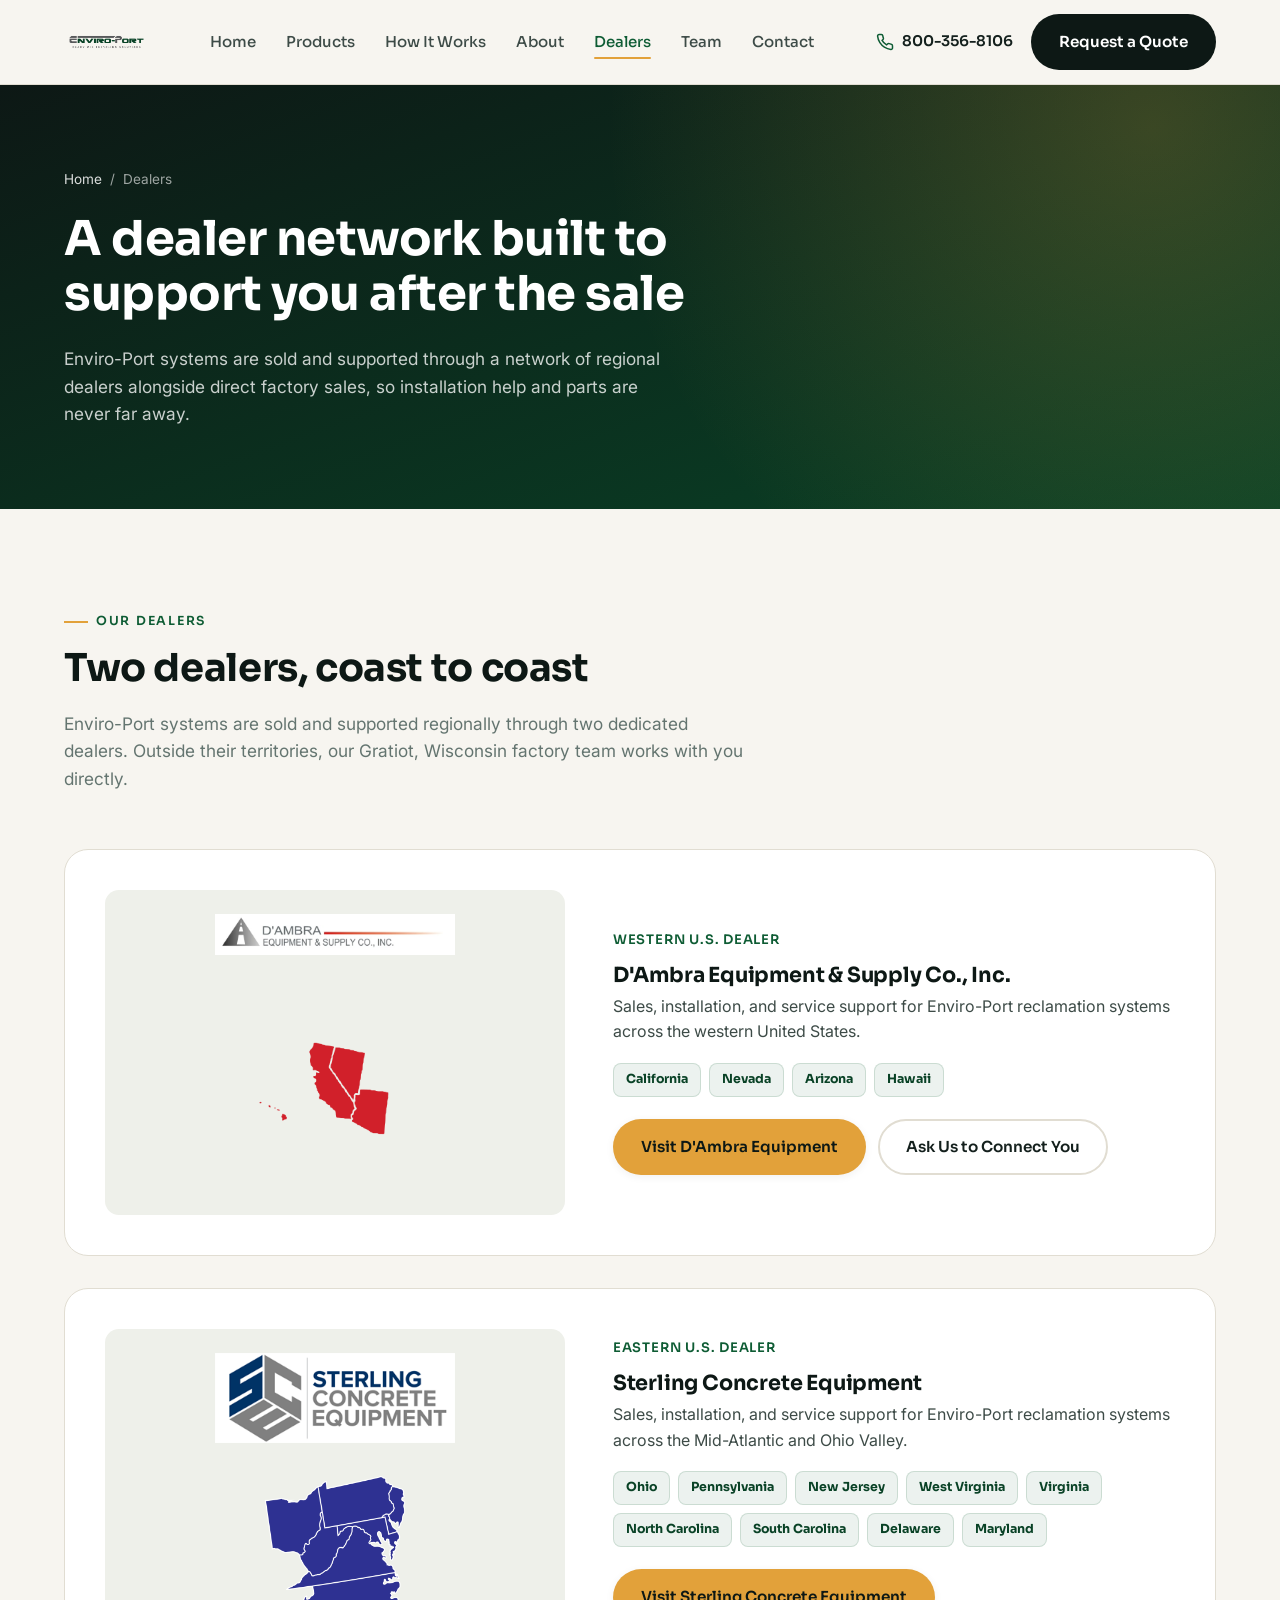
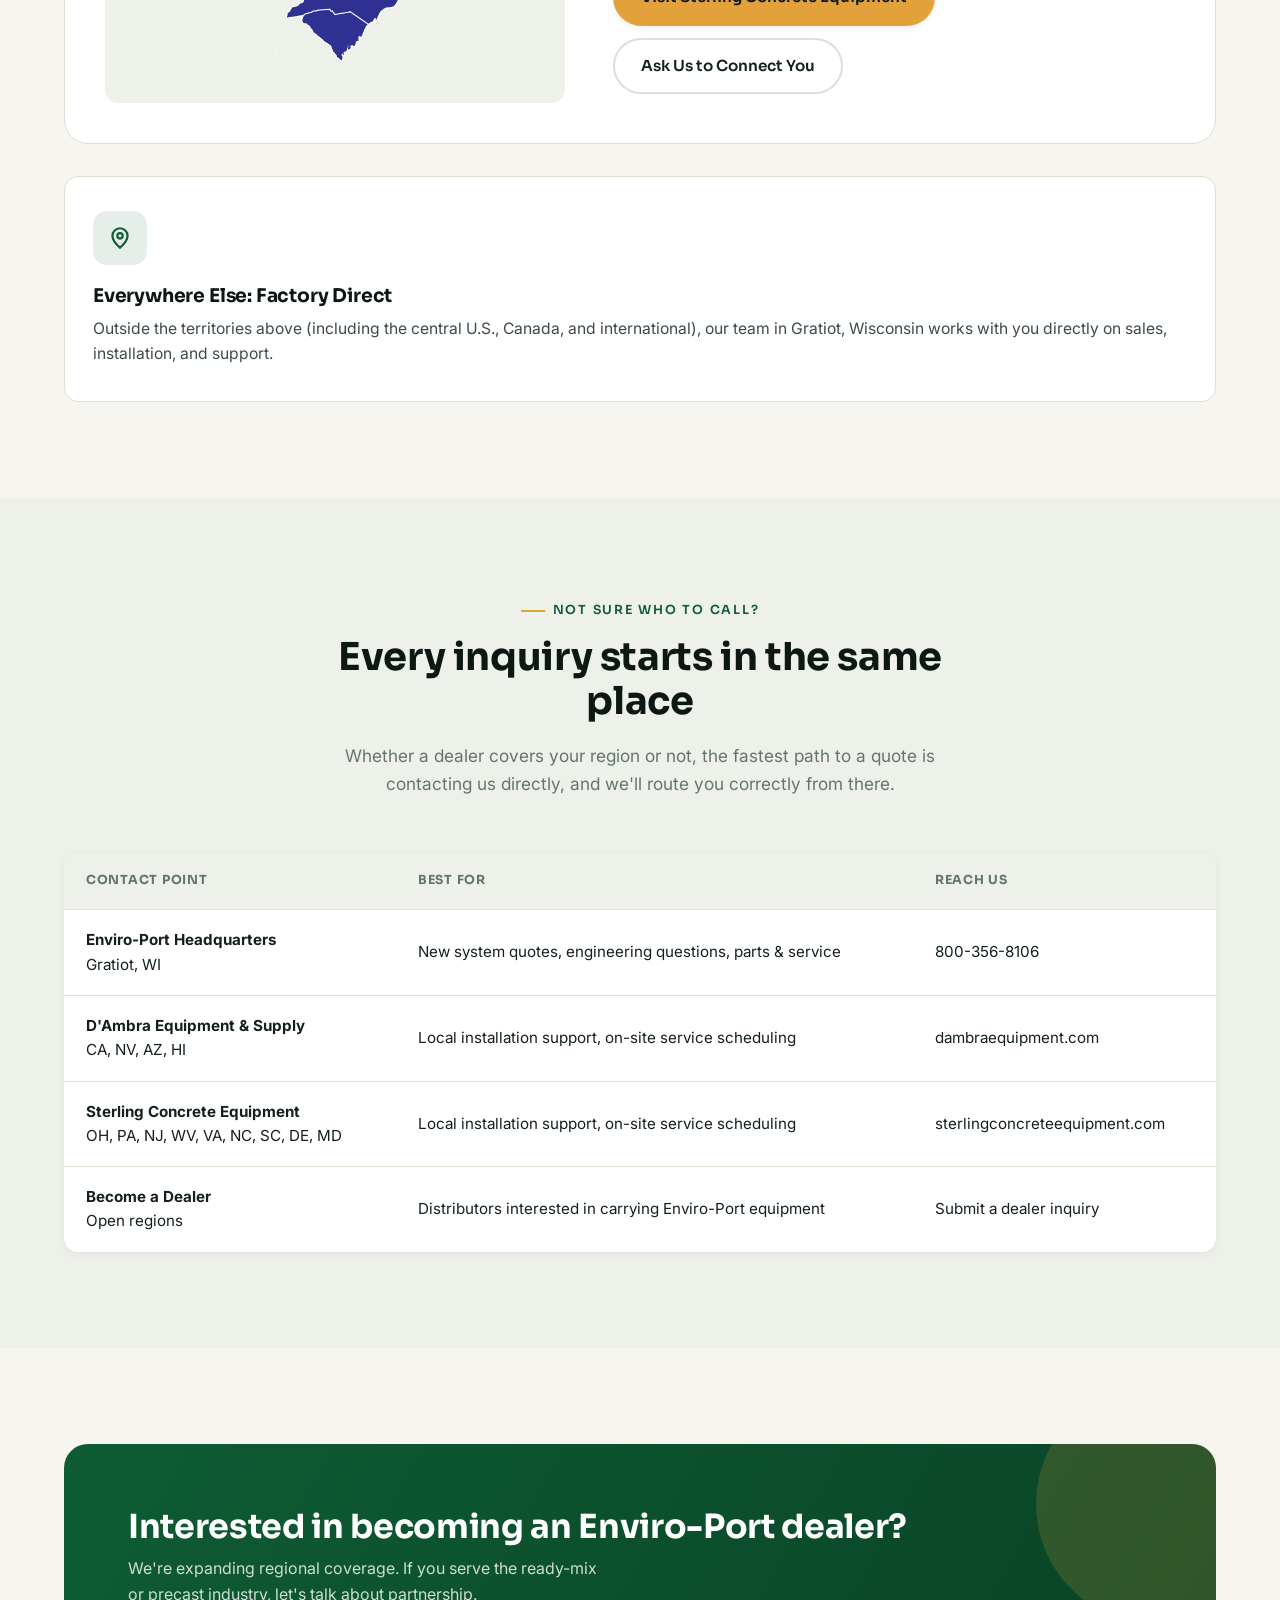
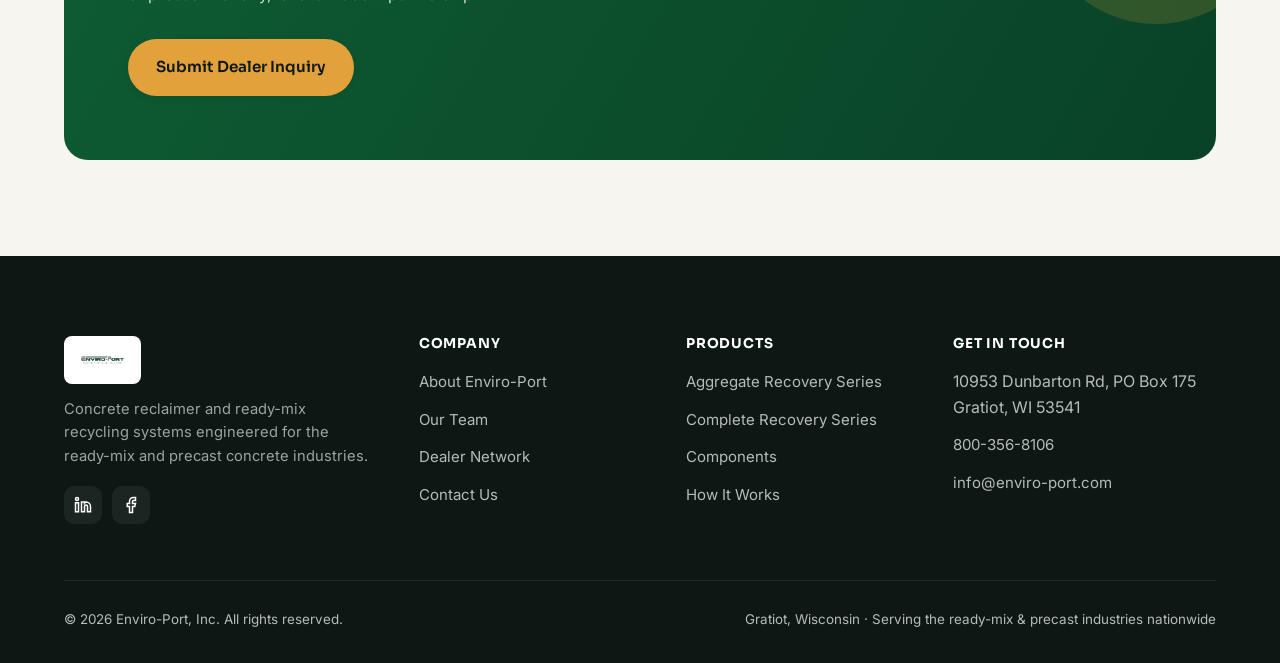
<file: dealers.html>
<!doctype html>
<html lang="en">
<head>
  <meta charset="UTF-8" />
  <script>document.documentElement.classList.add("js-enabled");</script>
  <meta name="viewport" content="width=device-width, initial-scale=1.0" />
  <title>Dealers | Enviro-Port</title>
  <meta name="description" content="Find an Enviro-Port dealer near you, or inquire about becoming a regional dealer for Enviro-Port reclamation systems." />
  <link rel="icon" type="image/svg+xml" href="assets/img/favicon.svg" />
  <link rel="preconnect" href="https://fonts.googleapis.com" />
  <link rel="preconnect" href="https://fonts.gstatic.com" crossorigin />
  <link href="https://fonts.googleapis.com/css2?family=Inter:wght@400;500;600;700&family=Sora:wght@500;600;700;800&display=swap" rel="stylesheet" />
  <link rel="stylesheet" href="assets/css/styles.css" />
</head>
<body>

  <header class="site-header">
    <div class="container">
      <a href="index.html" class="brand"><img src="eplogo.png" alt="Enviro-Port - Ready Mix Recycling Solutions" class="brand-logo" /></a>
      <nav class="main-nav" id="main-nav">
        <ul>
          <li><a href="index.html">Home</a></li>
          <li><a href="products.html">Products</a></li>
          <li><a href="how-it-works.html">How It Works</a></li>
          <li><a href="about.html">About</a></li>
          <li><a href="dealers.html" aria-current="page">Dealers</a></li>
          <li><a href="team.html">Team</a></li>
          <li><a href="contact.html">Contact</a></li>
        </ul>
      </nav>
      <div class="header-cta">
        <a href="tel:18003568106" class="header-phone"><svg viewBox="0 0 24 24" fill="none" stroke="currentColor" stroke-width="2"><path d="M22 16.92v3a2 2 0 0 1-2.18 2 19.79 19.79 0 0 1-8.63-3.07 19.5 19.5 0 0 1-6-6 19.79 19.79 0 0 1-3.07-8.67A2 2 0 0 1 4.11 2h3a2 2 0 0 1 2 1.72c.127.96.362 1.903.7 2.81a2 2 0 0 1-.45 2.11L8.09 9.91a16 16 0 0 0 6 6l1.27-1.27a2 2 0 0 1 2.11-.45c.907.338 1.85.573 2.81.7A2 2 0 0 1 22 16.92Z"/></svg>800-356-8106</a>
        <a href="contact.html" class="btn btn-dark btn-primary-desktop">Request a Quote</a>
        <button class="nav-toggle" id="nav-toggle" aria-label="Toggle navigation" aria-expanded="false"><span></span></button>
      </div>
    </div>
  </header>

  <section class="page-hero">
    <div class="container">
      <div class="breadcrumb"><a href="index.html">Home</a> / <span>Dealers</span></div>
      <h1>A dealer network built to support you after the sale</h1>
      <p class="lead">Enviro-Port systems are sold and supported through a network of regional dealers alongside direct factory sales, so installation help and parts are never far away.</p>
    </div>
  </section>

  <section>
    <div class="container">
      <div class="section-head reveal">
        <span class="eyebrow">Our Dealers</span>
        <h2>Two dealers, coast to coast</h2>
        <p>Enviro-Port systems are sold and supported regionally through two dedicated dealers. Outside their territories, our Gratiot, Wisconsin factory team works with you directly.</p>
      </div>

      <div class="dealer-profile reveal">
        <div class="dealer-visual">
          <img src="dambra-logo.png" alt="D'Ambra Equipment & Supply Co., Inc. logo" class="dealer-logo" />
          <img src="dambra-territory.png" alt="Map of D'Ambra Equipment's service territory: California, Nevada, Arizona, and Hawaii" class="dealer-map" />
        </div>
        <div class="dealer-info">
          <span class="dealer-role">Western U.S. Dealer</span>
          <h3>D'Ambra Equipment &amp; Supply Co., Inc.</h3>
          <p>Sales, installation, and service support for Enviro-Port reclamation systems across the western United States.</p>
          <div class="state-badges">
            <span class="state-badge">California</span>
            <span class="state-badge">Nevada</span>
            <span class="state-badge">Arizona</span>
            <span class="state-badge">Hawaii</span>
          </div>
          <div class="dealer-actions">
            <a href="https://www.dambraequipment.com" target="_blank" rel="noopener" class="btn btn-primary">Visit D'Ambra Equipment</a>
            <a href="contact.html" class="btn btn-ghost">Ask Us to Connect You</a>
          </div>
        </div>
      </div>

      <div class="dealer-profile reveal">
        <div class="dealer-visual">
          <img src="sterling-logo.png" alt="Sterling Concrete Equipment logo" class="dealer-logo" />
          <img src="sterling-territory.png" alt="Map of Sterling Concrete Equipment's service territory: Ohio, Pennsylvania, New Jersey, West Virginia, Virginia, North Carolina, South Carolina, Delaware, and Maryland" class="dealer-map" />
        </div>
        <div class="dealer-info">
          <span class="dealer-role">Eastern U.S. Dealer</span>
          <h3>Sterling Concrete Equipment</h3>
          <p>Sales, installation, and service support for Enviro-Port reclamation systems across the Mid-Atlantic and Ohio Valley.</p>
          <div class="state-badges">
            <span class="state-badge">Ohio</span>
            <span class="state-badge">Pennsylvania</span>
            <span class="state-badge">New Jersey</span>
            <span class="state-badge">West Virginia</span>
            <span class="state-badge">Virginia</span>
            <span class="state-badge">North Carolina</span>
            <span class="state-badge">South Carolina</span>
            <span class="state-badge">Delaware</span>
            <span class="state-badge">Maryland</span>
          </div>
          <div class="dealer-actions">
            <a href="https://sterlingconcreteequipment.com" target="_blank" rel="noopener" class="btn btn-primary">Visit Sterling Concrete Equipment</a>
            <a href="contact.html" class="btn btn-ghost">Ask Us to Connect You</a>
          </div>
        </div>
      </div>

      <div class="card reveal" style="margin-top: 8px;">
        <div class="card-icon"><svg viewBox="0 0 24 24" fill="none" stroke="currentColor" stroke-width="2"><path d="M12 21s-7-6.1-7-11a7 7 0 0 1 14 0c0 4.9-7 11-7 11Z"/><circle cx="12" cy="10" r="2.5"/></svg></div>
        <h3>Everywhere Else: Factory Direct</h3>
        <p>Outside the territories above (including the central U.S., Canada, and international), our team in Gratiot, Wisconsin works with you directly on sales, installation, and support.</p>
      </div>
    </div>
  </section>

  <section class="bg-alt">
    <div class="container">
      <div class="section-head center reveal">
        <span class="eyebrow" style="justify-content:center;">Not Sure Who to Call?</span>
        <h2>Every inquiry starts in the same place</h2>
        <p>Whether a dealer covers your region or not, the fastest path to a quote is contacting us directly, and we'll route you correctly from there.</p>
      </div>
      <table class="dealer-table reveal">
        <thead>
          <tr>
            <th>Contact Point</th>
            <th>Best For</th>
            <th>Reach Us</th>
          </tr>
        </thead>
        <tbody>
          <tr>
            <td><strong>Enviro-Port Headquarters</strong><br />Gratiot, WI</td>
            <td>New system quotes, engineering questions, parts &amp; service</td>
            <td><a href="tel:18003568106">800-356-8106</a></td>
          </tr>
          <tr>
            <td><strong>D'Ambra Equipment &amp; Supply</strong><br />CA, NV, AZ, HI</td>
            <td>Local installation support, on-site service scheduling</td>
            <td><a href="https://www.dambraequipment.com" target="_blank" rel="noopener">dambraequipment.com</a></td>
          </tr>
          <tr>
            <td><strong>Sterling Concrete Equipment</strong><br />OH, PA, NJ, WV, VA, NC, SC, DE, MD</td>
            <td>Local installation support, on-site service scheduling</td>
            <td><a href="https://sterlingconcreteequipment.com" target="_blank" rel="noopener">sterlingconcreteequipment.com</a></td>
          </tr>
          <tr>
            <td><strong>Become a Dealer</strong><br />Open regions</td>
            <td>Distributors interested in carrying Enviro-Port equipment</td>
            <td><a href="contact.html">Submit a dealer inquiry</a></td>
          </tr>
        </tbody>
      </table>
    </div>
  </section>

  <section>
    <div class="container">
      <div class="cta-band reveal">
        <div>
          <h2>Interested in becoming an Enviro-Port dealer?</h2>
          <p>We're expanding regional coverage. If you serve the ready-mix or precast industry, let's talk about partnership.</p>
        </div>
        <div class="cta-actions">
          <a href="contact.html" class="btn btn-primary">Submit Dealer Inquiry</a>
        </div>
      </div>
    </div>
  </section>

  <footer class="site-footer">
    <div class="container">
      <div class="footer-grid">
        <div class="footer-brand">
          <a href="index.html" class="brand"><img src="eplogo.png" alt="Enviro-Port - Ready Mix Recycling Solutions" class="brand-logo" /></a>
          <p>Concrete reclaimer and ready-mix recycling systems engineered for the ready-mix and precast concrete industries.</p>
          <div class="footer-social">
            <a href="https://www.linkedin.com/company/enviroportinc" aria-label="LinkedIn" target="_blank" rel="noopener"><svg viewBox="0 0 24 24" fill="none" stroke="currentColor" stroke-width="2"><path d="M16 8a6 6 0 0 1 6 6v7h-4v-7a2 2 0 0 0-4 0v7h-4V8h4v1.5A5.9 5.9 0 0 1 16 8Z"/><rect x="2" y="9" width="4" height="12"/><circle cx="4" cy="4" r="2"/></svg></a>
            <a href="https://www.facebook.com/enviroportinc/" aria-label="Facebook" target="_blank" rel="noopener"><svg viewBox="0 0 24 24" fill="none" stroke="currentColor" stroke-width="2"><path d="M18 2h-3a5 5 0 0 0-5 5v3H7v4h3v8h4v-8h3l1-4h-4V7a1 1 0 0 1 1-1h3Z"/></svg></a>
          </div>
        </div>
        <div class="footer-col">
          <h4>Company</h4>
          <ul>
            <li><a href="about.html">About Enviro-Port</a></li>
            <li><a href="team.html">Our Team</a></li>
            <li><a href="dealers.html">Dealer Network</a></li>
            <li><a href="contact.html">Contact Us</a></li>
          </ul>
        </div>
        <div class="footer-col">
          <h4>Products</h4>
          <ul>
            <li><a href="products.html#aggregate-recovery">Aggregate Recovery Series</a></li>
            <li><a href="products.html#complete-recovery">Complete Recovery Series</a></li>
            <li><a href="products.html#components">Components</a></li>
            <li><a href="how-it-works.html">How It Works</a></li>
          </ul>
        </div>
        <div class="footer-col">
          <h4>Get in Touch</h4>
          <ul>
            <li>10953 Dunbarton Rd, PO Box 175<br />Gratiot, WI 53541</li>
            <li><a href="tel:18003568106">800-356-8106</a></li>
            <li><a href="mailto:info@enviro-port.com">info@enviro-port.com</a></li>
          </ul>
        </div>
      </div>
      <div class="footer-bottom">
        <span>&copy; <span id="current-year">2026</span> Enviro-Port, Inc. All rights reserved.</span>
        <span>Gratiot, Wisconsin · Serving the ready-mix &amp; precast industries nationwide</span>
      </div>
    </div>
  </footer>

  <button class="back-to-top" aria-label="Back to top"><svg viewBox="0 0 24 24" fill="none" stroke="currentColor" stroke-width="2.4"><path d="M12 19V5M5 12l7-7 7 7"/></svg></button>
  <script src="assets/js/main.js"></script>
</body>
</html>
</file>
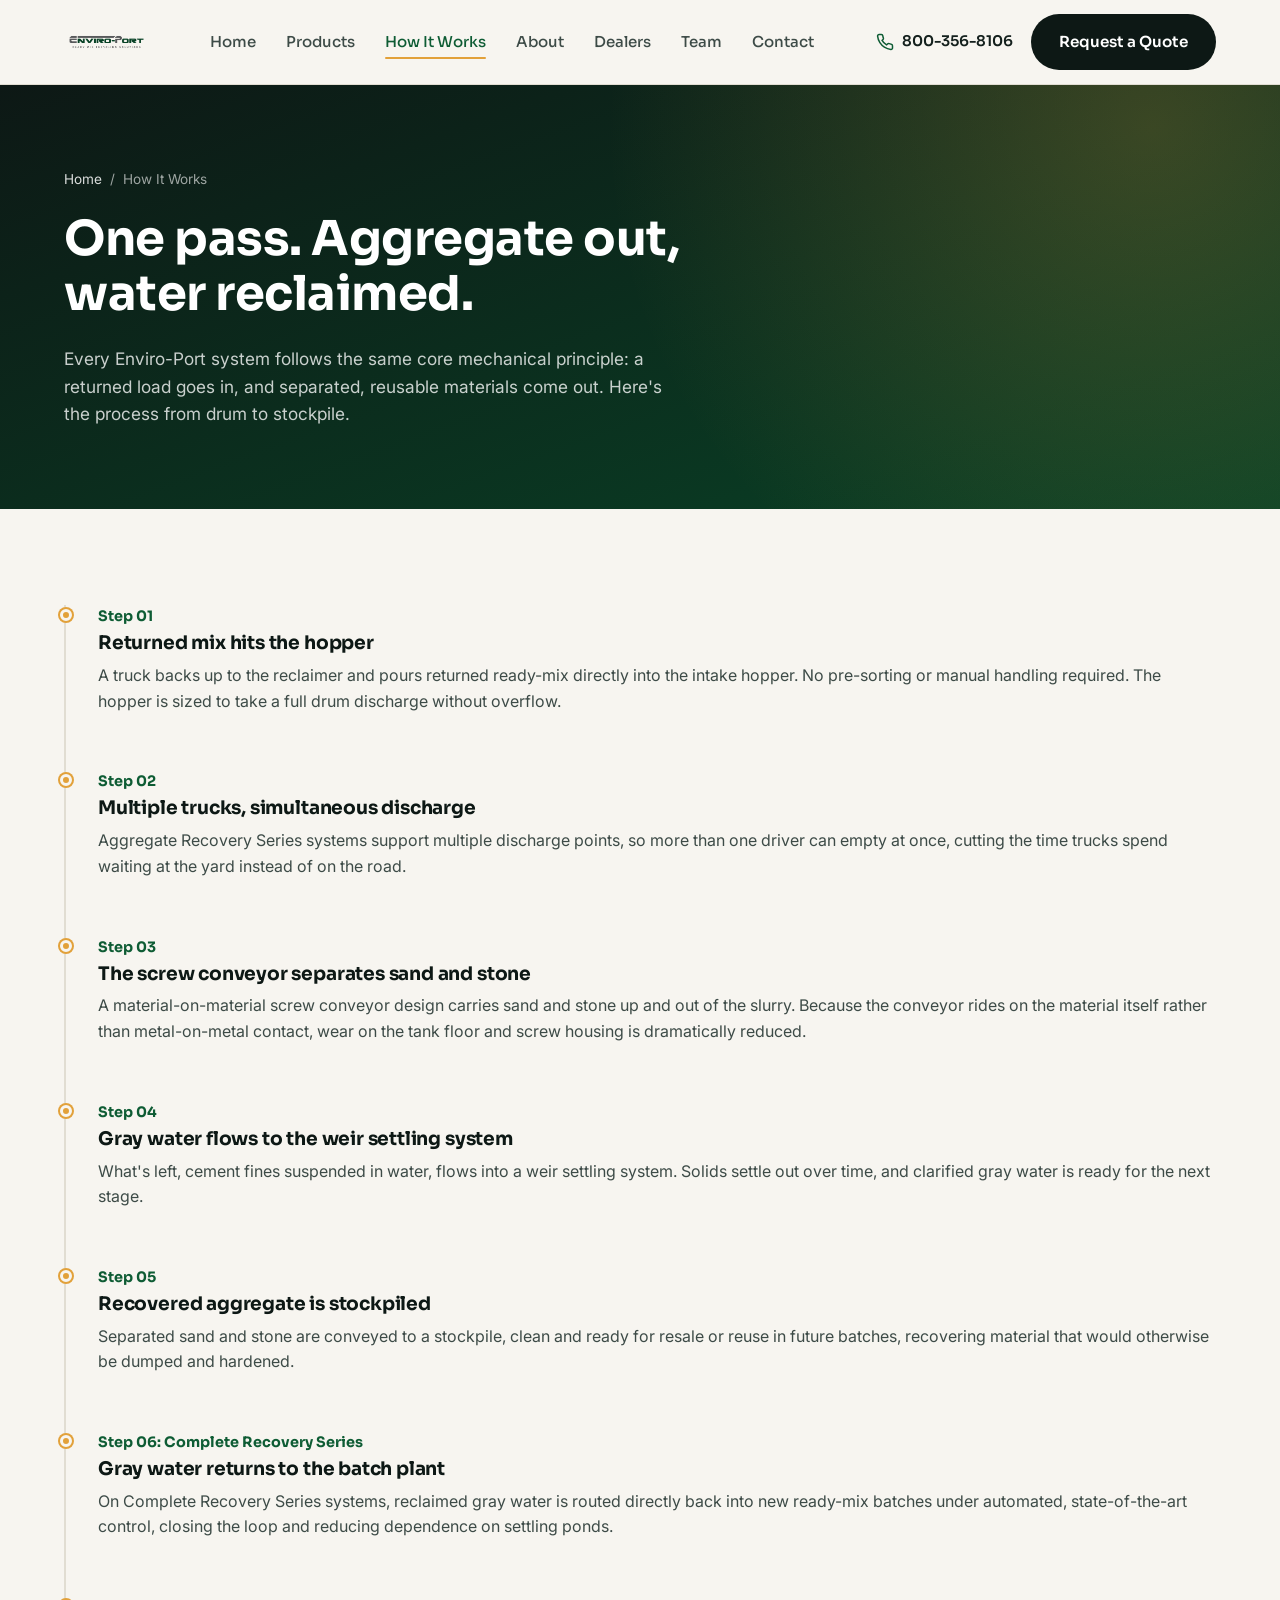
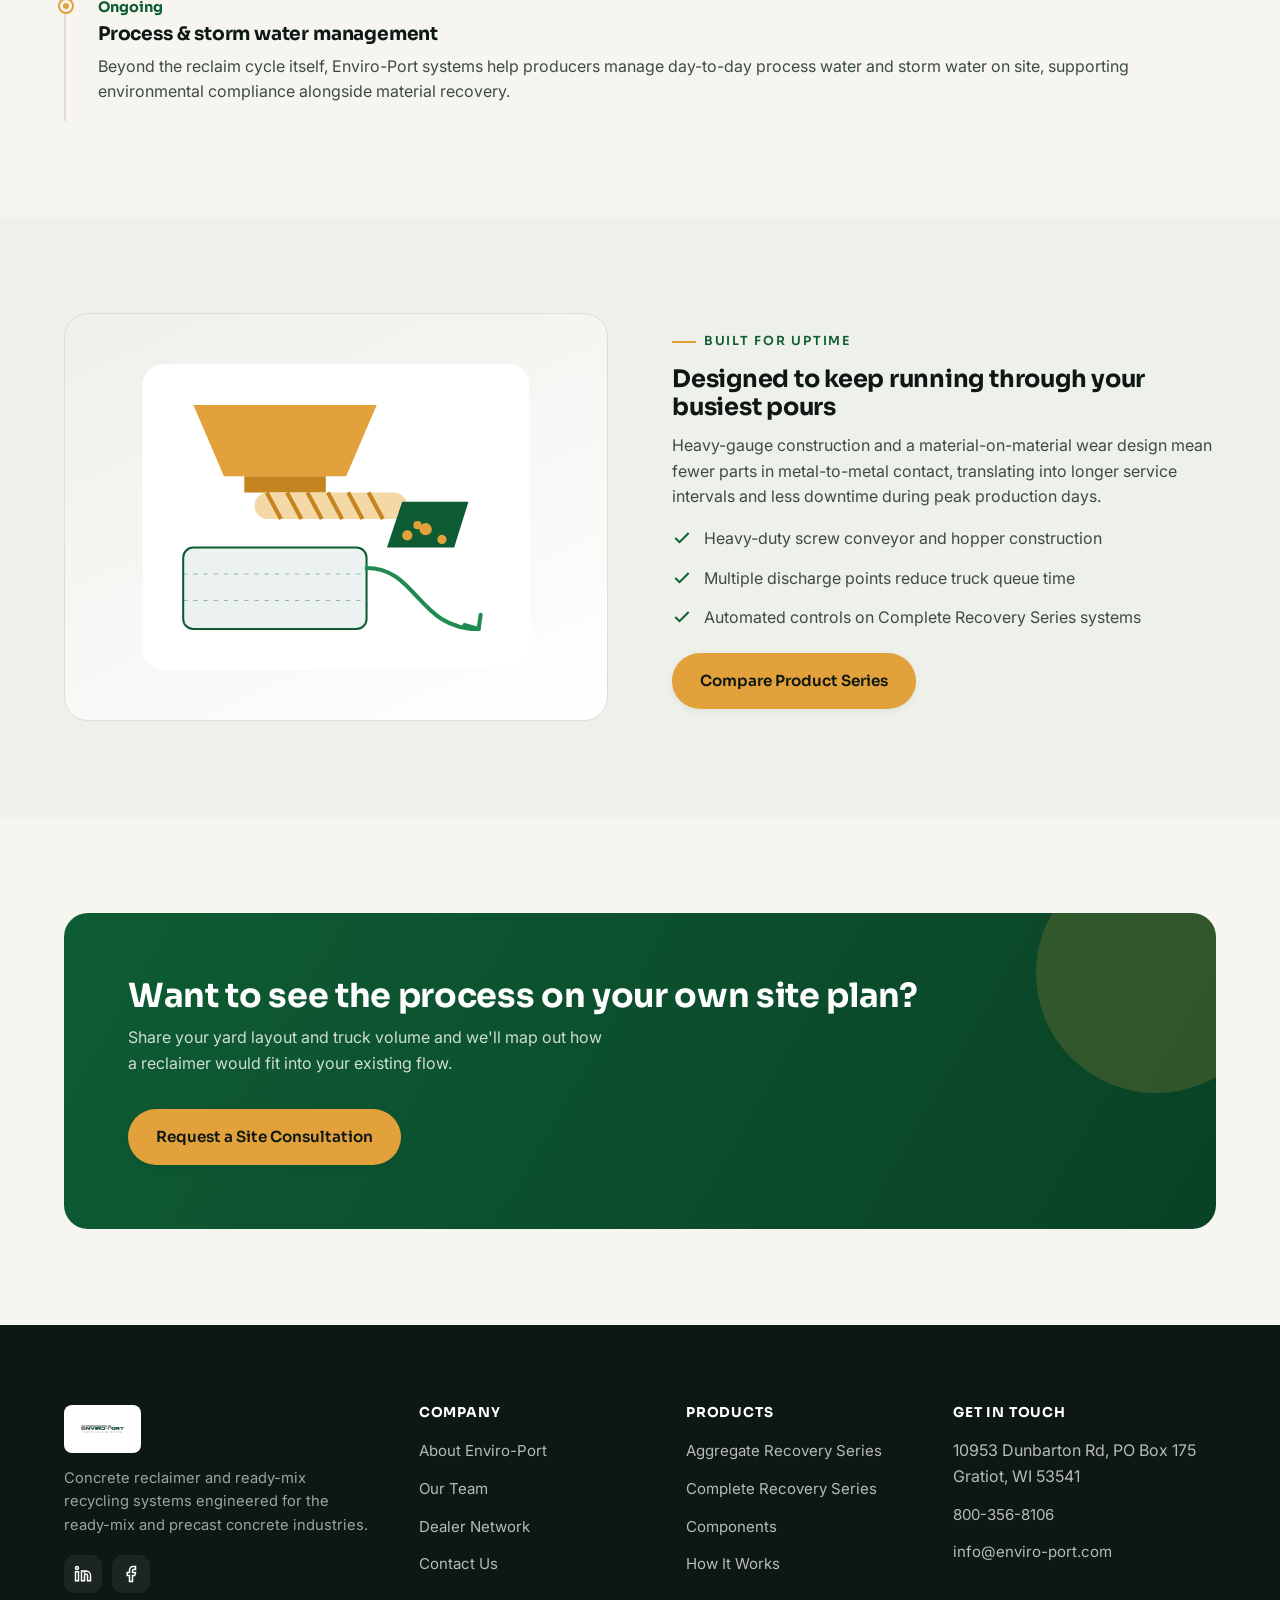
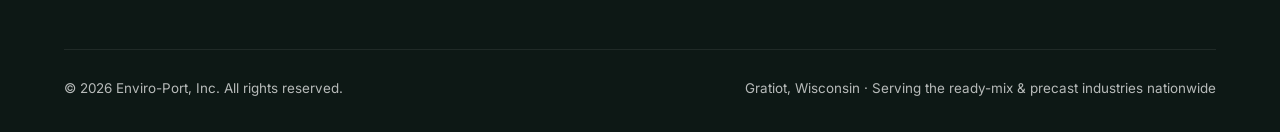
<file: how-it-works.html>
<!doctype html>
<html lang="en">
<head>
  <meta charset="UTF-8" />
  <script>document.documentElement.classList.add("js-enabled");</script>
  <meta name="viewport" content="width=device-width, initial-scale=1.0" />
  <title>How It Works | Enviro-Port</title>
  <meta name="description" content="See how an Enviro-Port reclaimer separates returned ready-mix concrete into recovered aggregate and reusable gray water, step by step." />
  <link rel="icon" type="image/svg+xml" href="assets/img/favicon.svg" />
  <link rel="preconnect" href="https://fonts.googleapis.com" />
  <link rel="preconnect" href="https://fonts.gstatic.com" crossorigin />
  <link href="https://fonts.googleapis.com/css2?family=Inter:wght@400;500;600;700&family=Sora:wght@500;600;700;800&display=swap" rel="stylesheet" />
  <link rel="stylesheet" href="assets/css/styles.css" />
</head>
<body>

  <header class="site-header">
    <div class="container">
      <a href="index.html" class="brand"><img src="eplogo.png" alt="Enviro-Port - Ready Mix Recycling Solutions" class="brand-logo" /></a>
      <nav class="main-nav" id="main-nav">
        <ul>
          <li><a href="index.html">Home</a></li>
          <li><a href="products.html">Products</a></li>
          <li><a href="how-it-works.html" aria-current="page">How It Works</a></li>
          <li><a href="about.html">About</a></li>
          <li><a href="dealers.html">Dealers</a></li>
          <li><a href="team.html">Team</a></li>
          <li><a href="contact.html">Contact</a></li>
        </ul>
      </nav>
      <div class="header-cta">
        <a href="tel:18003568106" class="header-phone"><svg viewBox="0 0 24 24" fill="none" stroke="currentColor" stroke-width="2"><path d="M22 16.92v3a2 2 0 0 1-2.18 2 19.79 19.79 0 0 1-8.63-3.07 19.5 19.5 0 0 1-6-6 19.79 19.79 0 0 1-3.07-8.67A2 2 0 0 1 4.11 2h3a2 2 0 0 1 2 1.72c.127.96.362 1.903.7 2.81a2 2 0 0 1-.45 2.11L8.09 9.91a16 16 0 0 0 6 6l1.27-1.27a2 2 0 0 1 2.11-.45c.907.338 1.85.573 2.81.7A2 2 0 0 1 22 16.92Z"/></svg>800-356-8106</a>
        <a href="contact.html" class="btn btn-dark btn-primary-desktop">Request a Quote</a>
        <button class="nav-toggle" id="nav-toggle" aria-label="Toggle navigation" aria-expanded="false"><span></span></button>
      </div>
    </div>
  </header>

  <section class="page-hero">
    <div class="container">
      <div class="breadcrumb"><a href="index.html">Home</a> / <span>How It Works</span></div>
      <h1>One pass. Aggregate out, water reclaimed.</h1>
      <p class="lead">Every Enviro-Port system follows the same core mechanical principle: a returned load goes in, and separated, reusable materials come out. Here's the process from drum to stockpile.</p>
    </div>
  </section>

  <section>
    <div class="container">
      <div class="timeline">
        <div class="timeline-item reveal">
          <span class="year">Step 01</span>
          <h3>Returned mix hits the hopper</h3>
          <p>A truck backs up to the reclaimer and pours returned ready-mix directly into the intake hopper. No pre-sorting or manual handling required. The hopper is sized to take a full drum discharge without overflow.</p>
        </div>
        <div class="timeline-item reveal">
          <span class="year">Step 02</span>
          <h3>Multiple trucks, simultaneous discharge</h3>
          <p>Aggregate Recovery Series systems support multiple discharge points, so more than one driver can empty at once, cutting the time trucks spend waiting at the yard instead of on the road.</p>
        </div>
        <div class="timeline-item reveal">
          <span class="year">Step 03</span>
          <h3>The screw conveyor separates sand and stone</h3>
          <p>A material-on-material screw conveyor design carries sand and stone up and out of the slurry. Because the conveyor rides on the material itself rather than metal-on-metal contact, wear on the tank floor and screw housing is dramatically reduced.</p>
        </div>
        <div class="timeline-item reveal">
          <span class="year">Step 04</span>
          <h3>Gray water flows to the weir settling system</h3>
          <p>What's left, cement fines suspended in water, flows into a weir settling system. Solids settle out over time, and clarified gray water is ready for the next stage.</p>
        </div>
        <div class="timeline-item reveal">
          <span class="year">Step 05</span>
          <h3>Recovered aggregate is stockpiled</h3>
          <p>Separated sand and stone are conveyed to a stockpile, clean and ready for resale or reuse in future batches, recovering material that would otherwise be dumped and hardened.</p>
        </div>
        <div class="timeline-item reveal">
          <span class="year">Step 06: Complete Recovery Series</span>
          <h3>Gray water returns to the batch plant</h3>
          <p>On Complete Recovery Series systems, reclaimed gray water is routed directly back into new ready-mix batches under automated, state-of-the-art control, closing the loop and reducing dependence on settling ponds.</p>
        </div>
        <div class="timeline-item reveal">
          <span class="year">Ongoing</span>
          <h3>Process &amp; storm water management</h3>
          <p>Beyond the reclaim cycle itself, Enviro-Port systems help producers manage day-to-day process water and storm water on site, supporting environmental compliance alongside material recovery.</p>
        </div>
      </div>
    </div>
  </section>

  <section class="bg-alt">
    <div class="container">
      <div class="split reveal">
        <div class="product-visual">
          <svg viewBox="0 0 400 320" fill="none">
            <rect x="10" y="10" width="380" height="300" rx="20" fill="#ffffff"/>
            <path d="M60 50 H240 L210 120 H90 Z" fill="#e2a13a"/>
            <rect x="110" y="120" width="80" height="16" fill="#c4841f"/>
            <rect x="120" y="136" width="150" height="26" rx="13" fill="#f4d9a6"/>
            <g stroke="#c4841f" stroke-width="4">
              <line x1="132" y1="136" x2="146" y2="162"/><line x1="152" y1="136" x2="166" y2="162"/>
              <line x1="172" y1="136" x2="186" y2="162"/><line x1="192" y1="136" x2="206" y2="162"/>
              <line x1="212" y1="136" x2="226" y2="162"/><line x1="232" y1="136" x2="246" y2="162"/>
            </g>
            <path d="M265 145 L330 145 L316 190 L250 190 Z" fill="#0e5c34"/>
            <circle cx="270" cy="178" r="5" fill="#e2a13a"/><circle cx="288" cy="172" r="6" fill="#e2a13a"/>
            <circle cx="304" cy="182" r="4.5" fill="#e2a13a"/><circle cx="280" cy="168" r="4" fill="#e2a13a"/>
            <rect x="50" y="190" width="180" height="80" rx="10" fill="rgba(15,92,80,0.08)" stroke="#0e5c34" stroke-width="2"/>
            <path d="M50 216 H230" stroke="#0e5c34" stroke-dasharray="4 6" opacity="0.4"/>
            <path d="M50 242 H230" stroke="#0e5c34" stroke-dasharray="4 6" opacity="0.4"/>
            <path d="M230 210 C 280 210 280 270 340 270" stroke="#1f8a52" stroke-width="4" fill="none" stroke-linecap="round"/>
            <path d="M340 270 l -14 -4 M340 270 l 2 -14" stroke="#1f8a52" stroke-width="4" fill="none" stroke-linecap="round"/>
          </svg>
        </div>
        <div>
          <span class="eyebrow">Built for Uptime</span>
          <h2>Designed to keep running through your busiest pours</h2>
          <p>Heavy-gauge construction and a material-on-material wear design mean fewer parts in metal-to-metal contact, translating into longer service intervals and less downtime during peak production days.</p>
          <ul class="checklist">
            <li><svg viewBox="0 0 24 24" fill="none" stroke="currentColor" stroke-width="2.4"><path d="M20 6 9 17l-5-5"/></svg><span>Heavy-duty screw conveyor and hopper construction</span></li>
            <li><svg viewBox="0 0 24 24" fill="none" stroke="currentColor" stroke-width="2.4"><path d="M20 6 9 17l-5-5"/></svg><span>Multiple discharge points reduce truck queue time</span></li>
            <li><svg viewBox="0 0 24 24" fill="none" stroke="currentColor" stroke-width="2.4"><path d="M20 6 9 17l-5-5"/></svg><span>Automated controls on Complete Recovery Series systems</span></li>
          </ul>
          <a href="products.html" class="btn btn-primary" style="margin-top:8px;">Compare Product Series</a>
        </div>
      </div>
    </div>
  </section>

  <section>
    <div class="container">
      <div class="cta-band reveal">
        <div>
          <h2>Want to see the process on your own site plan?</h2>
          <p>Share your yard layout and truck volume and we'll map out how a reclaimer would fit into your existing flow.</p>
        </div>
        <div class="cta-actions">
          <a href="contact.html" class="btn btn-primary">Request a Site Consultation</a>
        </div>
      </div>
    </div>
  </section>

  <footer class="site-footer">
    <div class="container">
      <div class="footer-grid">
        <div class="footer-brand">
          <a href="index.html" class="brand"><img src="eplogo.png" alt="Enviro-Port - Ready Mix Recycling Solutions" class="brand-logo" /></a>
          <p>Concrete reclaimer and ready-mix recycling systems engineered for the ready-mix and precast concrete industries.</p>
          <div class="footer-social">
            <a href="https://www.linkedin.com/company/enviroportinc" aria-label="LinkedIn" target="_blank" rel="noopener"><svg viewBox="0 0 24 24" fill="none" stroke="currentColor" stroke-width="2"><path d="M16 8a6 6 0 0 1 6 6v7h-4v-7a2 2 0 0 0-4 0v7h-4V8h4v1.5A5.9 5.9 0 0 1 16 8Z"/><rect x="2" y="9" width="4" height="12"/><circle cx="4" cy="4" r="2"/></svg></a>
            <a href="https://www.facebook.com/enviroportinc/" aria-label="Facebook" target="_blank" rel="noopener"><svg viewBox="0 0 24 24" fill="none" stroke="currentColor" stroke-width="2"><path d="M18 2h-3a5 5 0 0 0-5 5v3H7v4h3v8h4v-8h3l1-4h-4V7a1 1 0 0 1 1-1h3Z"/></svg></a>
          </div>
        </div>
        <div class="footer-col">
          <h4>Company</h4>
          <ul>
            <li><a href="about.html">About Enviro-Port</a></li>
            <li><a href="team.html">Our Team</a></li>
            <li><a href="dealers.html">Dealer Network</a></li>
            <li><a href="contact.html">Contact Us</a></li>
          </ul>
        </div>
        <div class="footer-col">
          <h4>Products</h4>
          <ul>
            <li><a href="products.html#aggregate-recovery">Aggregate Recovery Series</a></li>
            <li><a href="products.html#complete-recovery">Complete Recovery Series</a></li>
            <li><a href="products.html#components">Components</a></li>
            <li><a href="how-it-works.html">How It Works</a></li>
          </ul>
        </div>
        <div class="footer-col">
          <h4>Get in Touch</h4>
          <ul>
            <li>10953 Dunbarton Rd, PO Box 175<br />Gratiot, WI 53541</li>
            <li><a href="tel:18003568106">800-356-8106</a></li>
            <li><a href="mailto:info@enviro-port.com">info@enviro-port.com</a></li>
          </ul>
        </div>
      </div>
      <div class="footer-bottom">
        <span>&copy; <span id="current-year">2026</span> Enviro-Port, Inc. All rights reserved.</span>
        <span>Gratiot, Wisconsin · Serving the ready-mix &amp; precast industries nationwide</span>
      </div>
    </div>
  </footer>

  <button class="back-to-top" aria-label="Back to top"><svg viewBox="0 0 24 24" fill="none" stroke="currentColor" stroke-width="2.4"><path d="M12 19V5M5 12l7-7 7 7"/></svg></button>
  <script src="assets/js/main.js"></script>
</body>
</html>
</file>
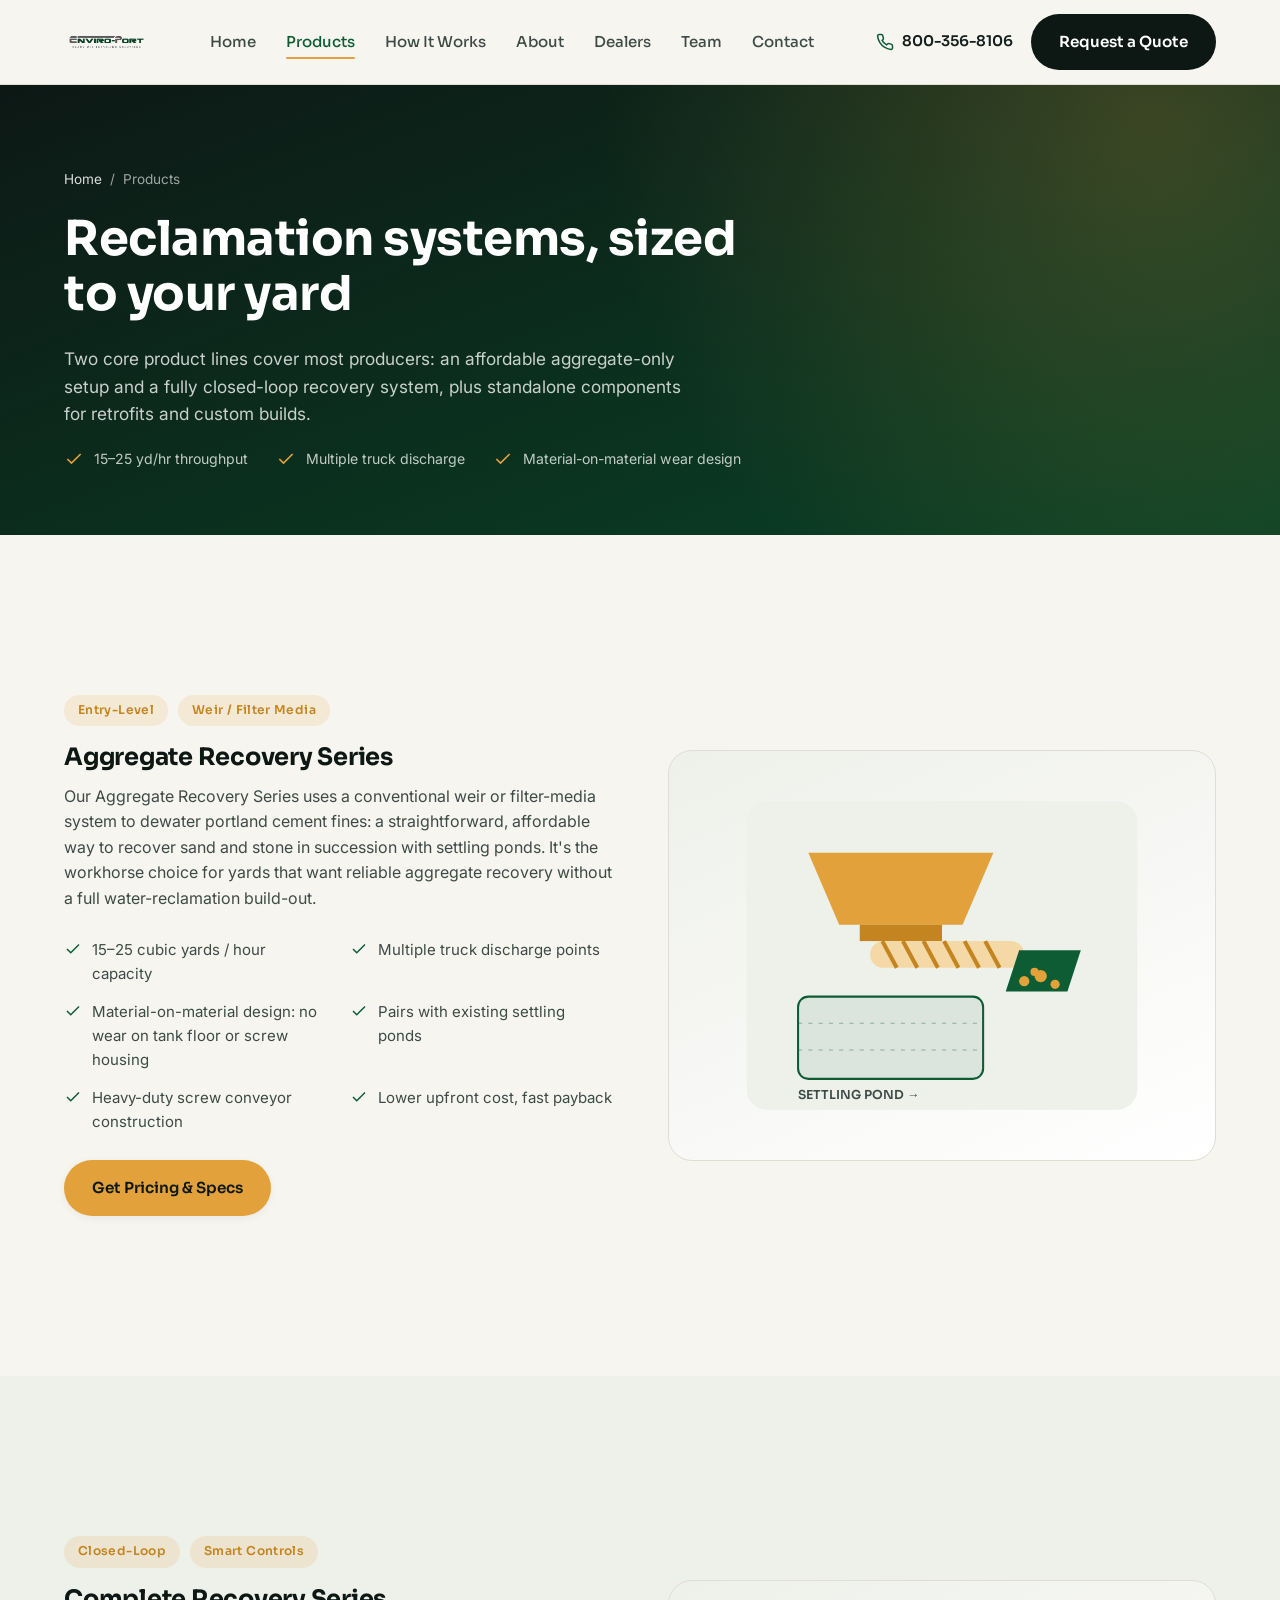
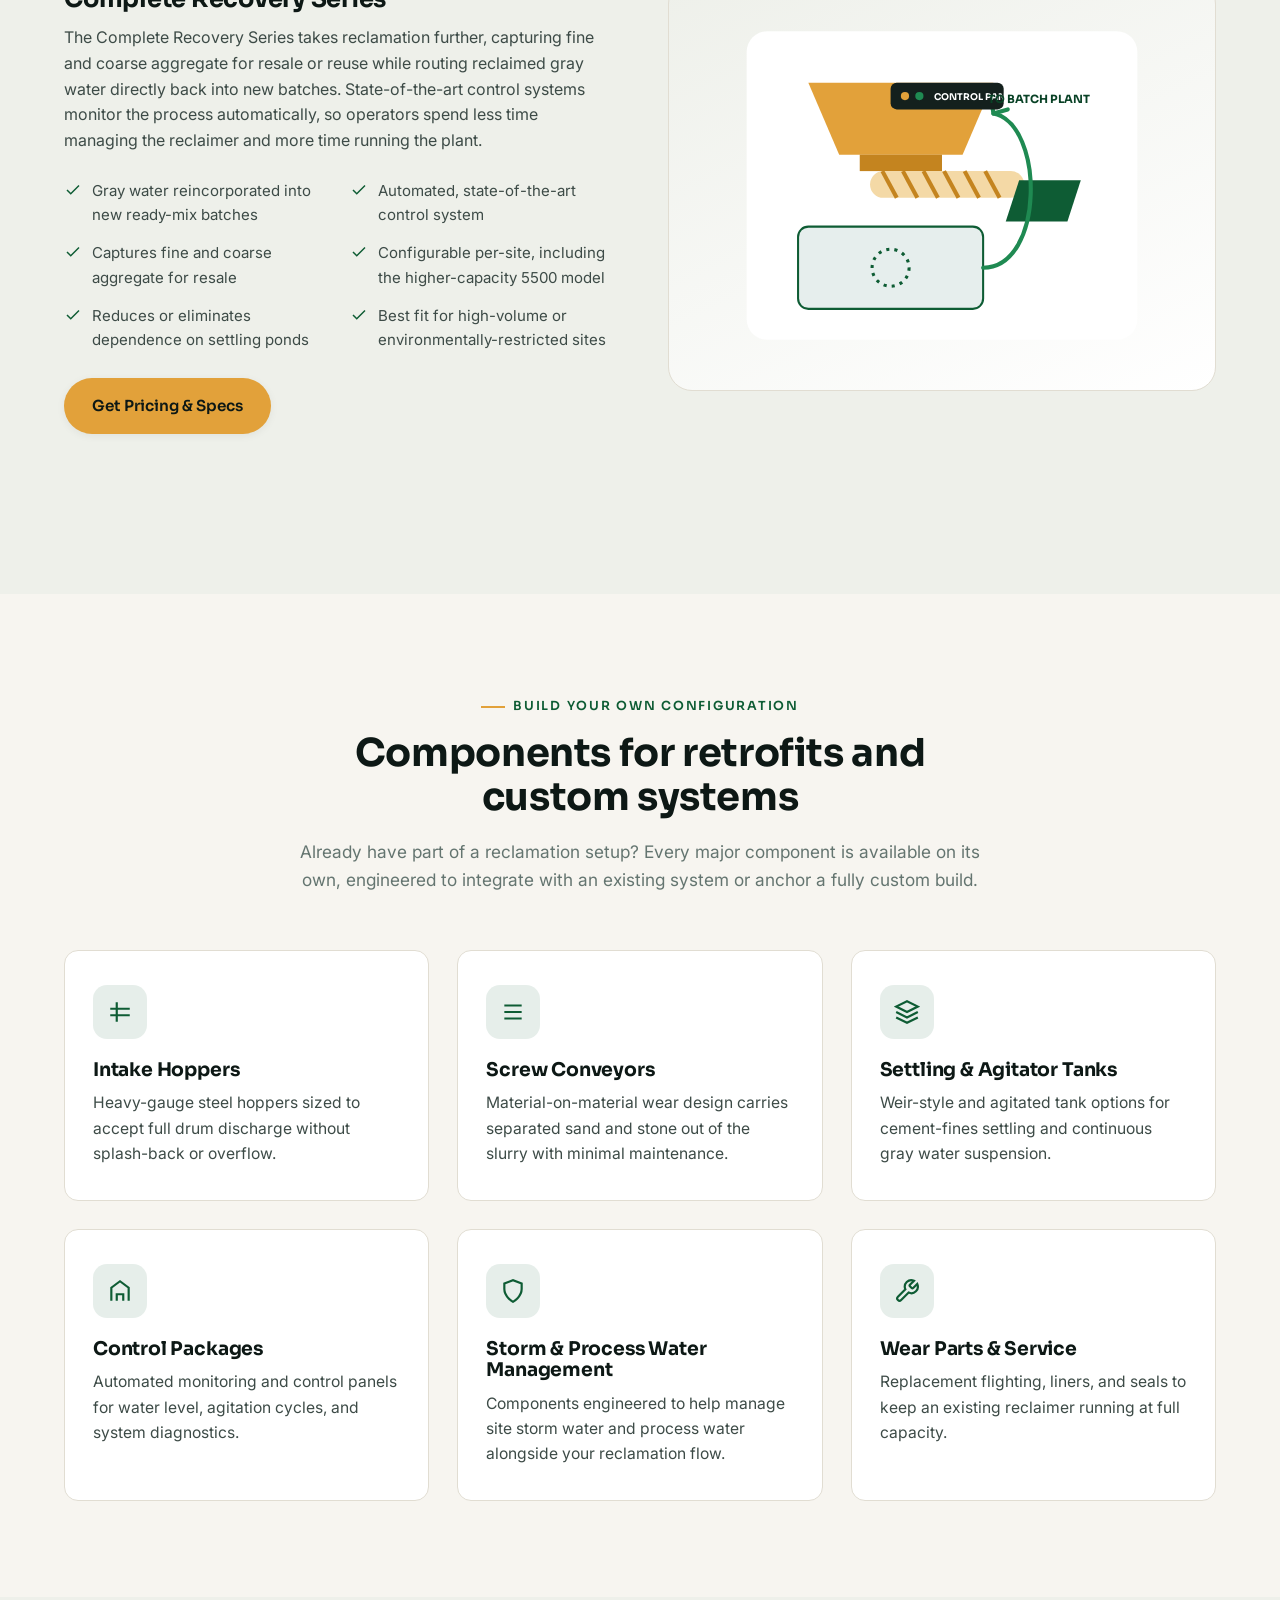
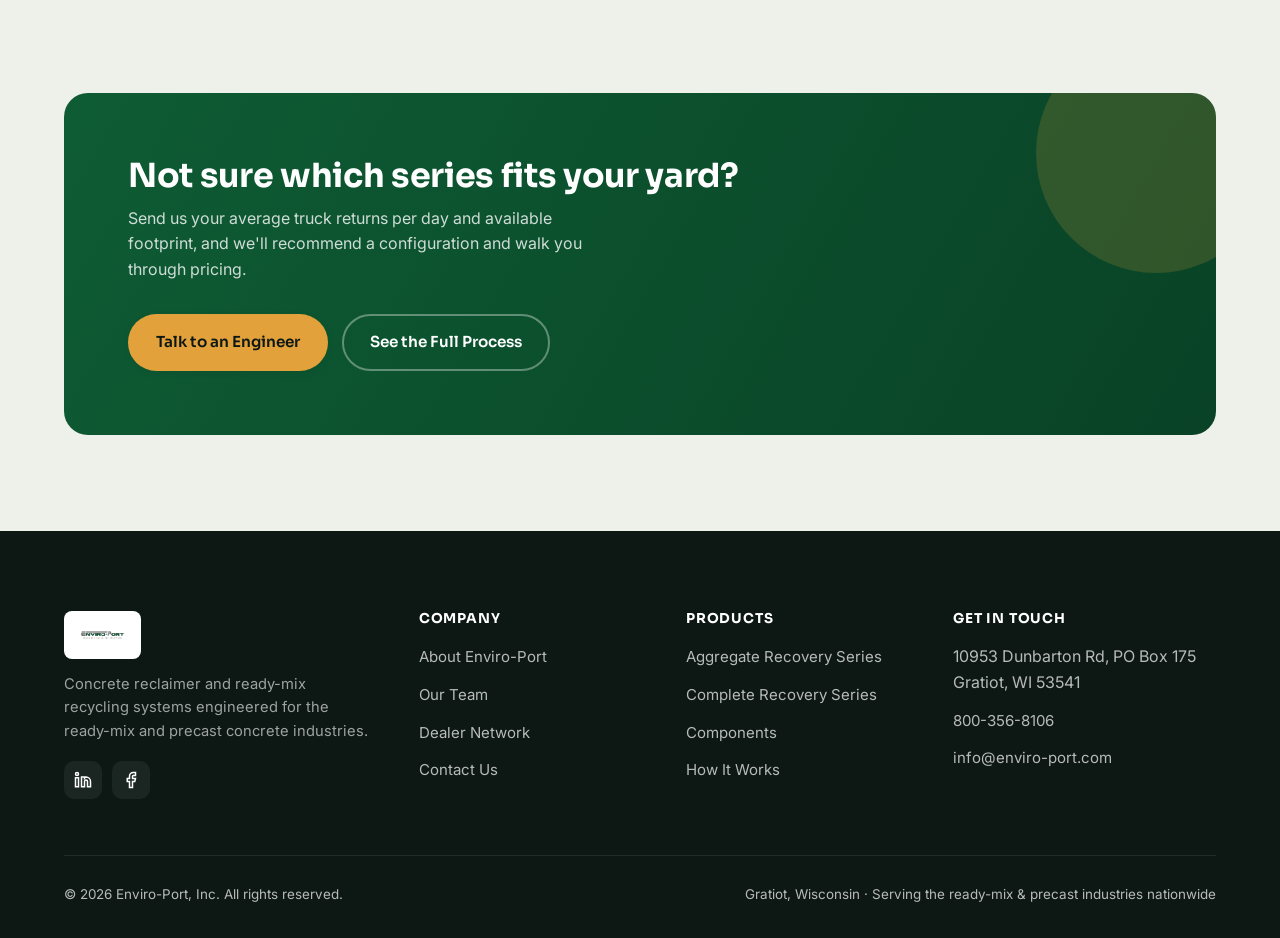
<file: products.html>
<!doctype html>
<html lang="en">
<head>
  <meta charset="UTF-8" />
  <script>document.documentElement.classList.add("js-enabled");</script>
  <meta name="viewport" content="width=device-width, initial-scale=1.0" />
  <title>Products | Enviro-Port Reclamation Systems</title>
  <meta name="description" content="Compare the Enviro-Port Aggregate Recovery Series and Complete Recovery Series concrete reclaimers, plus standalone components for custom builds." />
  <link rel="icon" type="image/svg+xml" href="assets/img/favicon.svg" />
  <link rel="preconnect" href="https://fonts.googleapis.com" />
  <link rel="preconnect" href="https://fonts.gstatic.com" crossorigin />
  <link href="https://fonts.googleapis.com/css2?family=Inter:wght@400;500;600;700&family=Sora:wght@500;600;700;800&display=swap" rel="stylesheet" />
  <link rel="stylesheet" href="assets/css/styles.css" />
</head>
<body>

  <header class="site-header">
    <div class="container">
      <a href="index.html" class="brand"><img src="eplogo.png" alt="Enviro-Port - Ready Mix Recycling Solutions" class="brand-logo" /></a>
      <nav class="main-nav" id="main-nav">
        <ul>
          <li><a href="index.html">Home</a></li>
          <li><a href="products.html" aria-current="page">Products</a></li>
          <li><a href="how-it-works.html">How It Works</a></li>
          <li><a href="about.html">About</a></li>
          <li><a href="dealers.html">Dealers</a></li>
          <li><a href="team.html">Team</a></li>
          <li><a href="contact.html">Contact</a></li>
        </ul>
      </nav>
      <div class="header-cta">
        <a href="tel:18003568106" class="header-phone">
          <svg viewBox="0 0 24 24" fill="none" stroke="currentColor" stroke-width="2"><path d="M22 16.92v3a2 2 0 0 1-2.18 2 19.79 19.79 0 0 1-8.63-3.07 19.5 19.5 0 0 1-6-6 19.79 19.79 0 0 1-3.07-8.67A2 2 0 0 1 4.11 2h3a2 2 0 0 1 2 1.72c.127.96.362 1.903.7 2.81a2 2 0 0 1-.45 2.11L8.09 9.91a16 16 0 0 0 6 6l1.27-1.27a2 2 0 0 1 2.11-.45c.907.338 1.85.573 2.81.7A2 2 0 0 1 22 16.92Z"/></svg>
          800-356-8106
        </a>
        <a href="contact.html" class="btn btn-dark btn-primary-desktop">Request a Quote</a>
        <button class="nav-toggle" id="nav-toggle" aria-label="Toggle navigation" aria-expanded="false"><span></span></button>
      </div>
    </div>
  </header>

  <section class="page-hero">
    <div class="container">
      <div class="breadcrumb"><a href="index.html">Home</a> / <span>Products</span></div>
      <h1>Reclamation systems, sized to your yard</h1>
      <p class="lead">Two core product lines cover most producers: an affordable aggregate-only setup and a fully closed-loop recovery system, plus standalone components for retrofits and custom builds.</p>
      <div class="badge-row">
        <span class="badge"><svg viewBox="0 0 24 24" fill="none" stroke="currentColor" stroke-width="2"><path d="M20 6 9 17l-5-5"/></svg>15–25 yd/hr throughput</span>
        <span class="badge"><svg viewBox="0 0 24 24" fill="none" stroke="currentColor" stroke-width="2"><path d="M20 6 9 17l-5-5"/></svg>Multiple truck discharge</span>
        <span class="badge"><svg viewBox="0 0 24 24" fill="none" stroke="currentColor" stroke-width="2"><path d="M20 6 9 17l-5-5"/></svg>Material-on-material wear design</span>
      </div>
    </div>
  </section>

  <!-- AGGREGATE RECOVERY -->
  <section id="aggregate-recovery">
    <div class="container">
      <div class="product-block reveal">
        <div>
          <div class="tag-row">
            <span class="tag">Entry-Level</span>
            <span class="tag">Weir / Filter Media</span>
          </div>
          <h2>Aggregate Recovery Series</h2>
          <p>Our Aggregate Recovery Series uses a conventional weir or filter-media system to dewater portland cement fines: a straightforward, affordable way to recover sand and stone in succession with settling ponds. It's the workhorse choice for yards that want reliable aggregate recovery without a full water-reclamation build-out.</p>
          <ul class="spec-list">
            <li><svg viewBox="0 0 24 24" fill="none" stroke="currentColor" stroke-width="2"><path d="M20 6 9 17l-5-5"/></svg>15–25 cubic yards / hour capacity</li>
            <li><svg viewBox="0 0 24 24" fill="none" stroke="currentColor" stroke-width="2"><path d="M20 6 9 17l-5-5"/></svg>Multiple truck discharge points</li>
            <li><svg viewBox="0 0 24 24" fill="none" stroke="currentColor" stroke-width="2"><path d="M20 6 9 17l-5-5"/></svg>Material-on-material design: no wear on tank floor or screw housing</li>
            <li><svg viewBox="0 0 24 24" fill="none" stroke="currentColor" stroke-width="2"><path d="M20 6 9 17l-5-5"/></svg>Pairs with existing settling ponds</li>
            <li><svg viewBox="0 0 24 24" fill="none" stroke="currentColor" stroke-width="2"><path d="M20 6 9 17l-5-5"/></svg>Heavy-duty screw conveyor construction</li>
            <li><svg viewBox="0 0 24 24" fill="none" stroke="currentColor" stroke-width="2"><path d="M20 6 9 17l-5-5"/></svg>Lower upfront cost, fast payback</li>
          </ul>
          <a href="contact.html" class="btn btn-primary">Get Pricing &amp; Specs</a>
        </div>
        <div class="product-visual">
          <svg viewBox="0 0 400 320" fill="none">
            <rect x="10" y="10" width="380" height="300" rx="20" fill="#eef0ea"/>
            <path d="M70 60 H250 L220 130 H100 Z" fill="#e2a13a"/>
            <rect x="120" y="130" width="80" height="16" fill="#c4841f"/>
            <rect x="130" y="146" width="150" height="26" rx="13" fill="#f4d9a6"/>
            <g stroke="#c4841f" stroke-width="4">
              <line x1="142" y1="146" x2="156" y2="172"/><line x1="162" y1="146" x2="176" y2="172"/>
              <line x1="182" y1="146" x2="196" y2="172"/><line x1="202" y1="146" x2="216" y2="172"/>
              <line x1="222" y1="146" x2="236" y2="172"/><line x1="242" y1="146" x2="256" y2="172"/>
            </g>
            <path d="M275 155 L335 155 L322 195 L262 195 Z" fill="#0e5c34"/>
            <circle cx="280" cy="185" r="5" fill="#e2a13a"/><circle cx="296" cy="180" r="6" fill="#e2a13a"/>
            <circle cx="310" cy="188" r="4.5" fill="#e2a13a"/><circle cx="290" cy="176" r="4" fill="#e2a13a"/>
            <rect x="60" y="200" width="180" height="80" rx="10" fill="rgba(15,92,80,0.08)" stroke="#0e5c34" stroke-width="2"/>
            <path d="M60 226 H240" stroke="#0e5c34" stroke-dasharray="4 6" opacity="0.4"/>
            <path d="M60 252 H240" stroke="#0e5c34" stroke-dasharray="4 6" opacity="0.4"/>
            <text x="60" y="300" fill="#3d4b47" font-family="Sora, sans-serif" font-size="12" font-weight="600">SETTLING POND →</text>
          </svg>
        </div>
      </div>
    </div>
  </section>

  <!-- COMPLETE RECOVERY -->
  <section id="complete-recovery" class="bg-alt">
    <div class="container">
      <div class="product-block reverse reveal">
        <div class="product-visual">
          <svg viewBox="0 0 400 320" fill="none">
            <rect x="10" y="10" width="380" height="300" rx="20" fill="#ffffff"/>
            <path d="M70 60 H250 L220 130 H100 Z" fill="#e2a13a"/>
            <rect x="120" y="130" width="80" height="16" fill="#c4841f"/>
            <rect x="130" y="146" width="150" height="26" rx="13" fill="#f4d9a6"/>
            <g stroke="#c4841f" stroke-width="4">
              <line x1="142" y1="146" x2="156" y2="172"/><line x1="162" y1="146" x2="176" y2="172"/>
              <line x1="182" y1="146" x2="196" y2="172"/><line x1="202" y1="146" x2="216" y2="172"/>
              <line x1="222" y1="146" x2="236" y2="172"/><line x1="242" y1="146" x2="256" y2="172"/>
            </g>
            <path d="M275 155 L335 155 L322 195 L262 195 Z" fill="#0e5c34"/>
            <rect x="60" y="200" width="180" height="80" rx="10" fill="rgba(15,92,80,0.1)" stroke="#0e5c34" stroke-width="2"/>
            <circle cx="150" cy="240" r="18" fill="none" stroke="#0e5c34" stroke-width="3" stroke-dasharray="3 5"/>
            <path d="M240 240 C 300 240 300 100 250 90" stroke="#1f8a52" stroke-width="4" fill="none" stroke-linecap="round"/>
            <path d="M250 90 l 14 -4 M250 90 l -2 -14" stroke="#1f8a52" stroke-width="4" fill="none" stroke-linecap="round"/>
            <rect x="150" y="60" width="110" height="26" rx="6" fill="#14201d"/>
            <circle cx="164" cy="73" r="4" fill="#e2a13a"/><circle cx="178" cy="73" r="4" fill="#1f8a52"/>
            <text x="192" y="77" fill="#ffffff" font-family="Sora, sans-serif" font-size="9" font-weight="700">CONTROL PANEL</text>
            <text x="245" y="80" fill="#094226" font-family="Sora, sans-serif" font-size="11" font-weight="700">TO BATCH PLANT</text>
          </svg>
        </div>
        <div>
          <div class="tag-row">
            <span class="tag">Closed-Loop</span>
            <span class="tag">Smart Controls</span>
          </div>
          <h2>Complete Recovery Series</h2>
          <p>The Complete Recovery Series takes reclamation further, capturing fine and coarse aggregate for resale or reuse while routing reclaimed gray water directly back into new batches. State-of-the-art control systems monitor the process automatically, so operators spend less time managing the reclaimer and more time running the plant.</p>
          <ul class="spec-list">
            <li><svg viewBox="0 0 24 24" fill="none" stroke="currentColor" stroke-width="2"><path d="M20 6 9 17l-5-5"/></svg>Gray water reincorporated into new ready-mix batches</li>
            <li><svg viewBox="0 0 24 24" fill="none" stroke="currentColor" stroke-width="2"><path d="M20 6 9 17l-5-5"/></svg>Automated, state-of-the-art control system</li>
            <li><svg viewBox="0 0 24 24" fill="none" stroke="currentColor" stroke-width="2"><path d="M20 6 9 17l-5-5"/></svg>Captures fine and coarse aggregate for resale</li>
            <li><svg viewBox="0 0 24 24" fill="none" stroke="currentColor" stroke-width="2"><path d="M20 6 9 17l-5-5"/></svg>Configurable per-site, including the higher-capacity 5500 model</li>
            <li><svg viewBox="0 0 24 24" fill="none" stroke="currentColor" stroke-width="2"><path d="M20 6 9 17l-5-5"/></svg>Reduces or eliminates dependence on settling ponds</li>
            <li><svg viewBox="0 0 24 24" fill="none" stroke="currentColor" stroke-width="2"><path d="M20 6 9 17l-5-5"/></svg>Best fit for high-volume or environmentally-restricted sites</li>
          </ul>
          <a href="contact.html" class="btn btn-primary">Get Pricing &amp; Specs</a>
        </div>
      </div>
    </div>
  </section>

  <!-- COMPONENTS -->
  <section id="components">
    <div class="container">
      <div class="section-head center reveal">
        <span class="eyebrow" style="justify-content:center;">Build Your Own Configuration</span>
        <h2>Components for retrofits and custom systems</h2>
        <p>Already have part of a reclamation setup? Every major component is available on its own, engineered to integrate with an existing system or anchor a fully custom build.</p>
      </div>
      <div class="card-grid">
        <div class="card reveal">
          <div class="card-icon"><svg viewBox="0 0 24 24" fill="none" stroke="currentColor" stroke-width="2"><path d="M3 9h18M3 15h18M9 3v18"/></svg></div>
          <h3>Intake Hoppers</h3>
          <p>Heavy-gauge steel hoppers sized to accept full drum discharge without splash-back or overflow.</p>
        </div>
        <div class="card reveal">
          <div class="card-icon"><svg viewBox="0 0 24 24" fill="none" stroke="currentColor" stroke-width="2"><path d="M4 12h16M4 6h16M4 18h16"/></svg></div>
          <h3>Screw Conveyors</h3>
          <p>Material-on-material wear design carries separated sand and stone out of the slurry with minimal maintenance.</p>
        </div>
        <div class="card reveal">
          <div class="card-icon"><svg viewBox="0 0 24 24" fill="none" stroke="currentColor" stroke-width="2"><path d="M12 2 2 7l10 5 10-5-10-5ZM2 17l10 5 10-5M2 12l10 5 10-5"/></svg></div>
          <h3>Settling &amp; Agitator Tanks</h3>
          <p>Weir-style and agitated tank options for cement-fines settling and continuous gray water suspension.</p>
        </div>
        <div class="card reveal">
          <div class="card-icon"><svg viewBox="0 0 24 24" fill="none" stroke="currentColor" stroke-width="2"><path d="M4 21V9l8-6 8 6v12M9 21v-6h6v6"/></svg></div>
          <h3>Control Packages</h3>
          <p>Automated monitoring and control panels for water level, agitation cycles, and system diagnostics.</p>
        </div>
        <div class="card reveal">
          <div class="card-icon"><svg viewBox="0 0 24 24" fill="none" stroke="currentColor" stroke-width="2"><path d="M12 22s8-4.5 8-11.8V5l-8-3-8 3v5.2C4 17.5 12 22 12 22Z"/></svg></div>
          <h3>Storm &amp; Process Water Management</h3>
          <p>Components engineered to help manage site storm water and process water alongside your reclamation flow.</p>
        </div>
        <div class="card reveal">
          <div class="card-icon"><svg viewBox="0 0 24 24" fill="none" stroke="currentColor" stroke-width="2"><path d="M14.7 6.3a1 1 0 0 0 0 1.4l1.6 1.6a1 1 0 0 0 1.4 0l3.77-3.77a6 6 0 0 1-7.94 7.94l-6.91 6.91a2.12 2.12 0 0 1-3-3l6.91-6.91a6 6 0 0 1 7.94-7.94l-3.76 3.76z"/></svg></div>
          <h3>Wear Parts &amp; Service</h3>
          <p>Replacement flighting, liners, and seals to keep an existing reclaimer running at full capacity.</p>
        </div>
      </div>
    </div>
  </section>

  <section class="bg-alt">
    <div class="container">
      <div class="cta-band reveal">
        <div>
          <h2>Not sure which series fits your yard?</h2>
          <p>Send us your average truck returns per day and available footprint, and we'll recommend a configuration and walk you through pricing.</p>
        </div>
        <div class="cta-actions">
          <a href="contact.html" class="btn btn-primary">Talk to an Engineer</a>
          <a href="how-it-works.html" class="btn btn-outline">See the Full Process</a>
        </div>
      </div>
    </div>
  </section>

  <footer class="site-footer">
    <div class="container">
      <div class="footer-grid">
        <div class="footer-brand">
          <a href="index.html" class="brand"><img src="eplogo.png" alt="Enviro-Port - Ready Mix Recycling Solutions" class="brand-logo" /></a>
          <p>Concrete reclaimer and ready-mix recycling systems engineered for the ready-mix and precast concrete industries.</p>
          <div class="footer-social">
            <a href="https://www.linkedin.com/company/enviroportinc" aria-label="LinkedIn" target="_blank" rel="noopener"><svg viewBox="0 0 24 24" fill="none" stroke="currentColor" stroke-width="2"><path d="M16 8a6 6 0 0 1 6 6v7h-4v-7a2 2 0 0 0-4 0v7h-4V8h4v1.5A5.9 5.9 0 0 1 16 8Z"/><rect x="2" y="9" width="4" height="12"/><circle cx="4" cy="4" r="2"/></svg></a>
            <a href="https://www.facebook.com/enviroportinc/" aria-label="Facebook" target="_blank" rel="noopener"><svg viewBox="0 0 24 24" fill="none" stroke="currentColor" stroke-width="2"><path d="M18 2h-3a5 5 0 0 0-5 5v3H7v4h3v8h4v-8h3l1-4h-4V7a1 1 0 0 1 1-1h3Z"/></svg></a>
          </div>
        </div>
        <div class="footer-col">
          <h4>Company</h4>
          <ul>
            <li><a href="about.html">About Enviro-Port</a></li>
            <li><a href="team.html">Our Team</a></li>
            <li><a href="dealers.html">Dealer Network</a></li>
            <li><a href="contact.html">Contact Us</a></li>
          </ul>
        </div>
        <div class="footer-col">
          <h4>Products</h4>
          <ul>
            <li><a href="products.html#aggregate-recovery">Aggregate Recovery Series</a></li>
            <li><a href="products.html#complete-recovery">Complete Recovery Series</a></li>
            <li><a href="products.html#components">Components</a></li>
            <li><a href="how-it-works.html">How It Works</a></li>
          </ul>
        </div>
        <div class="footer-col">
          <h4>Get in Touch</h4>
          <ul>
            <li>10953 Dunbarton Rd, PO Box 175<br />Gratiot, WI 53541</li>
            <li><a href="tel:18003568106">800-356-8106</a></li>
            <li><a href="mailto:info@enviro-port.com">info@enviro-port.com</a></li>
          </ul>
        </div>
      </div>
      <div class="footer-bottom">
        <span>&copy; <span id="current-year">2026</span> Enviro-Port, Inc. All rights reserved.</span>
        <span>Gratiot, Wisconsin · Serving the ready-mix &amp; precast industries nationwide</span>
      </div>
    </div>
  </footer>

  <button class="back-to-top" aria-label="Back to top"><svg viewBox="0 0 24 24" fill="none" stroke="currentColor" stroke-width="2.4"><path d="M12 19V5M5 12l7-7 7 7"/></svg></button>
  <script src="assets/js/main.js"></script>
</body>
</html>
</file>
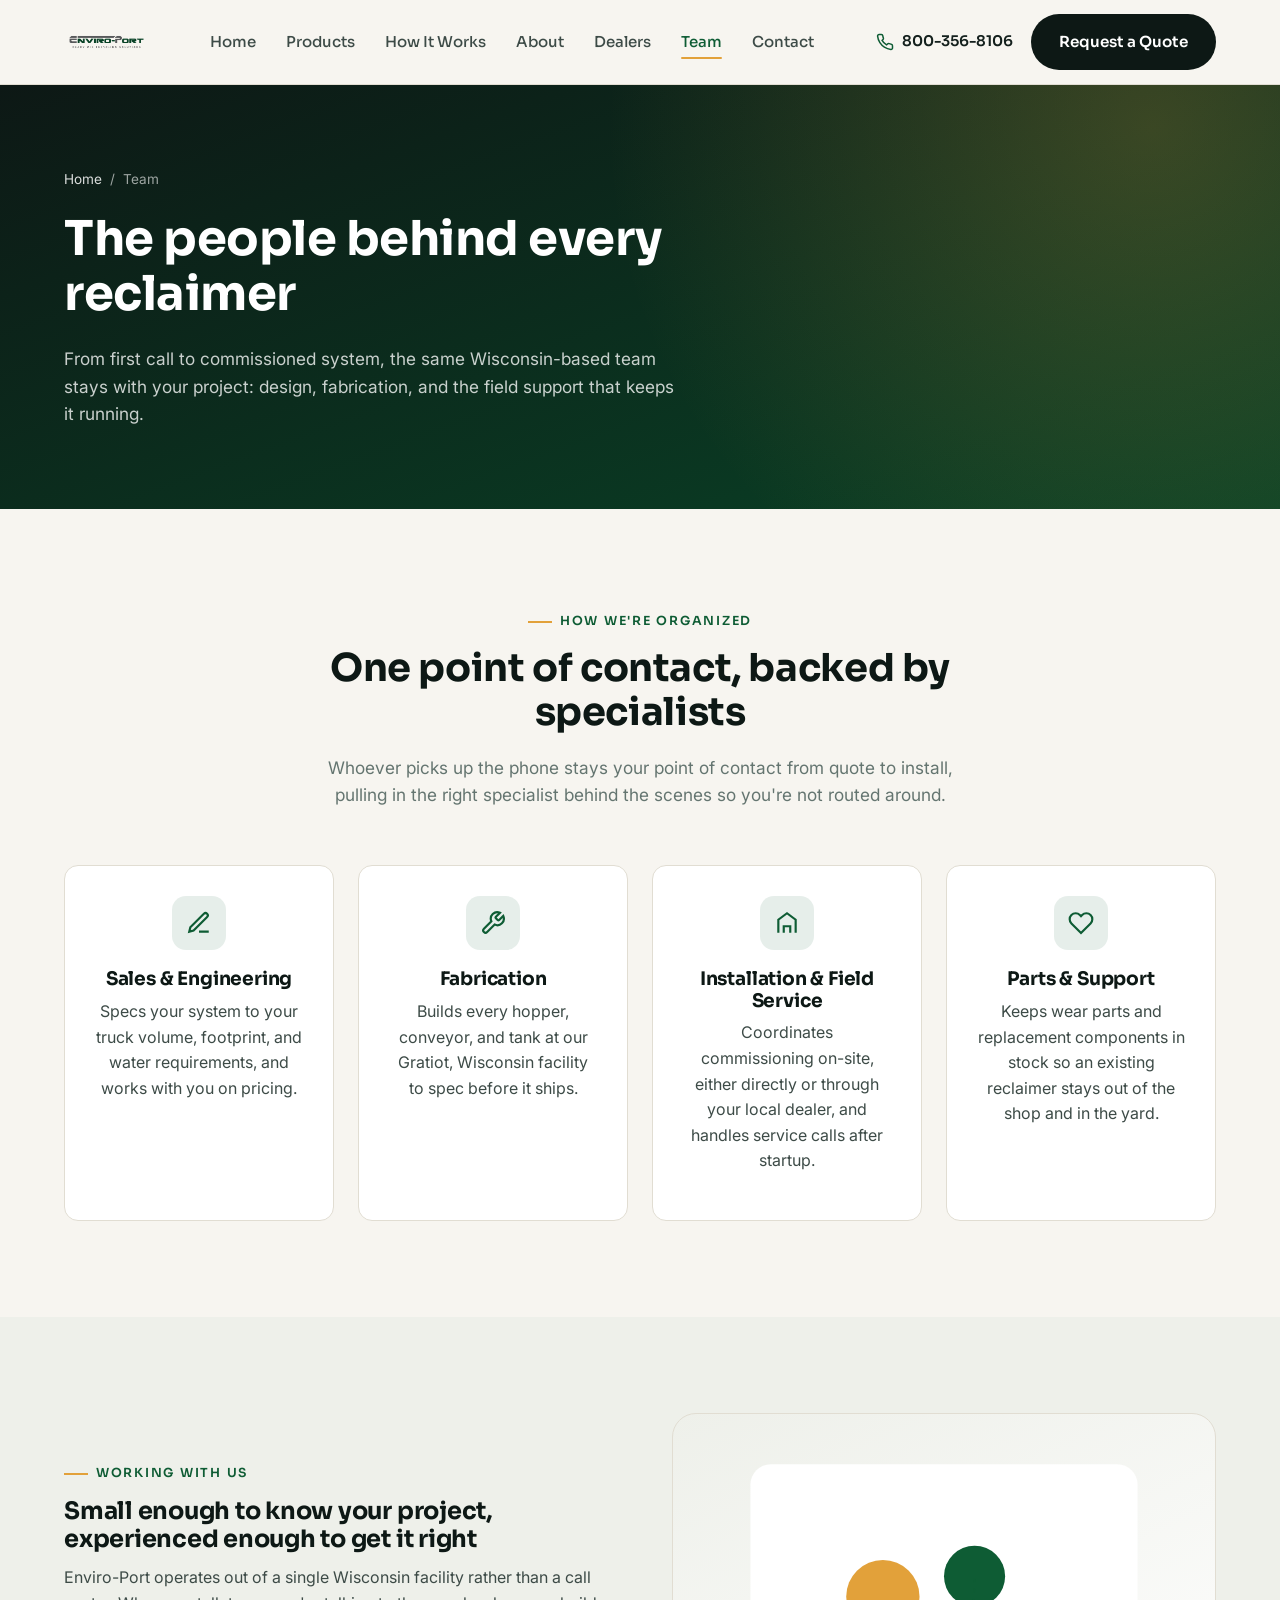
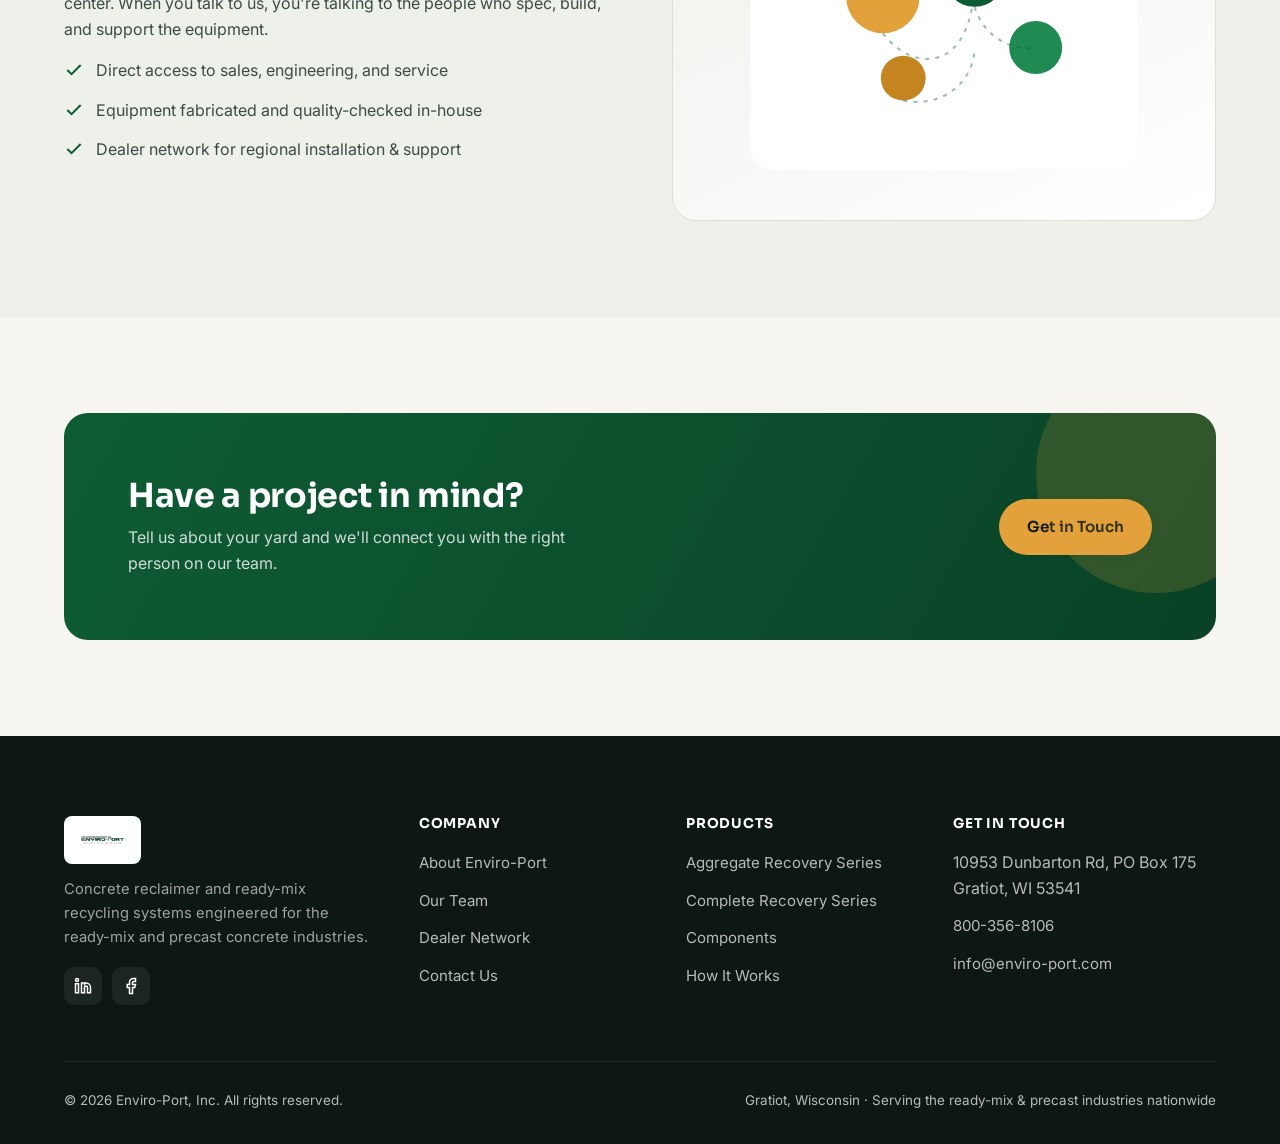
<file: team.html>
<!doctype html>
<html lang="en">
<head>
  <meta charset="UTF-8" />
  <script>document.documentElement.classList.add("js-enabled");</script>
  <meta name="viewport" content="width=device-width, initial-scale=1.0" />
  <title>Our Team | Enviro-Port</title>
  <meta name="description" content="The Enviro-Port team spans engineering, fabrication, and field support, all focused on getting your reclamation system running right." />
  <link rel="icon" type="image/svg+xml" href="assets/img/favicon.svg" />
  <link rel="preconnect" href="https://fonts.googleapis.com" />
  <link rel="preconnect" href="https://fonts.gstatic.com" crossorigin />
  <link href="https://fonts.googleapis.com/css2?family=Inter:wght@400;500;600;700&family=Sora:wght@500;600;700;800&display=swap" rel="stylesheet" />
  <link rel="stylesheet" href="assets/css/styles.css" />
</head>
<body>

  <header class="site-header">
    <div class="container">
      <a href="index.html" class="brand"><img src="eplogo.png" alt="Enviro-Port - Ready Mix Recycling Solutions" class="brand-logo" /></a>
      <nav class="main-nav" id="main-nav">
        <ul>
          <li><a href="index.html">Home</a></li>
          <li><a href="products.html">Products</a></li>
          <li><a href="how-it-works.html">How It Works</a></li>
          <li><a href="about.html">About</a></li>
          <li><a href="dealers.html">Dealers</a></li>
          <li><a href="team.html" aria-current="page">Team</a></li>
          <li><a href="contact.html">Contact</a></li>
        </ul>
      </nav>
      <div class="header-cta">
        <a href="tel:18003568106" class="header-phone"><svg viewBox="0 0 24 24" fill="none" stroke="currentColor" stroke-width="2"><path d="M22 16.92v3a2 2 0 0 1-2.18 2 19.79 19.79 0 0 1-8.63-3.07 19.5 19.5 0 0 1-6-6 19.79 19.79 0 0 1-3.07-8.67A2 2 0 0 1 4.11 2h3a2 2 0 0 1 2 1.72c.127.96.362 1.903.7 2.81a2 2 0 0 1-.45 2.11L8.09 9.91a16 16 0 0 0 6 6l1.27-1.27a2 2 0 0 1 2.11-.45c.907.338 1.85.573 2.81.7A2 2 0 0 1 22 16.92Z"/></svg>800-356-8106</a>
        <a href="contact.html" class="btn btn-dark btn-primary-desktop">Request a Quote</a>
        <button class="nav-toggle" id="nav-toggle" aria-label="Toggle navigation" aria-expanded="false"><span></span></button>
      </div>
    </div>
  </header>

  <section class="page-hero">
    <div class="container">
      <div class="breadcrumb"><a href="index.html">Home</a> / <span>Team</span></div>
      <h1>The people behind every reclaimer</h1>
      <p class="lead">From first call to commissioned system, the same Wisconsin-based team stays with your project: design, fabrication, and the field support that keeps it running.</p>
    </div>
  </section>

  <section>
    <div class="container">
      <div class="section-head center reveal">
        <span class="eyebrow" style="justify-content:center;">How We're Organized</span>
        <h2>One point of contact, backed by specialists</h2>
        <p>Whoever picks up the phone stays your point of contact from quote to install, pulling in the right specialist behind the scenes so you're not routed around.</p>
      </div>
      <div class="value-grid">
        <div class="dept-card reveal">
          <div class="card-icon"><svg viewBox="0 0 24 24" fill="none" stroke="currentColor" stroke-width="2"><path d="M12 20h9M16.5 3.5a2.12 2.12 0 0 1 3 3L7 19l-4 1 1-4Z"/></svg></div>
          <h3>Sales &amp; Engineering</h3>
          <p>Specs your system to your truck volume, footprint, and water requirements, and works with you on pricing.</p>
        </div>
        <div class="dept-card reveal">
          <div class="card-icon"><svg viewBox="0 0 24 24" fill="none" stroke="currentColor" stroke-width="2"><path d="M14.7 6.3a1 1 0 0 0 0 1.4l1.6 1.6a1 1 0 0 0 1.4 0l3.77-3.77a6 6 0 0 1-7.94 7.94l-6.91 6.91a2.12 2.12 0 0 1-3-3l6.91-6.91a6 6 0 0 1 7.94-7.94l-3.76 3.76z"/></svg></div>
          <h3>Fabrication</h3>
          <p>Builds every hopper, conveyor, and tank at our Gratiot, Wisconsin facility to spec before it ships.</p>
        </div>
        <div class="dept-card reveal">
          <div class="card-icon"><svg viewBox="0 0 24 24" fill="none" stroke="currentColor" stroke-width="2"><path d="M4 21V9l8-6 8 6v12M9 21v-6h6v6"/></svg></div>
          <h3>Installation &amp; Field Service</h3>
          <p>Coordinates commissioning on-site, either directly or through your local dealer, and handles service calls after startup.</p>
        </div>
        <div class="dept-card reveal">
          <div class="card-icon"><svg viewBox="0 0 24 24" fill="none" stroke="currentColor" stroke-width="2"><path d="M20.84 4.61a5.5 5.5 0 0 0-7.78 0L12 5.67l-1.06-1.06a5.5 5.5 0 1 0-7.78 7.78L12 21.23l8.84-8.84a5.5 5.5 0 0 0 0-7.78Z"/></svg></div>
          <h3>Parts &amp; Support</h3>
          <p>Keeps wear parts and replacement components in stock so an existing reclaimer stays out of the shop and in the yard.</p>
        </div>
      </div>
    </div>
  </section>

  <section class="bg-alt">
    <div class="container">
      <div class="split reveal">
        <div>
          <span class="eyebrow">Working With Us</span>
          <h2>Small enough to know your project, experienced enough to get it right</h2>
          <p>Enviro-Port operates out of a single Wisconsin facility rather than a call center. When you talk to us, you're talking to the people who spec, build, and support the equipment.</p>
          <ul class="checklist">
            <li><svg viewBox="0 0 24 24" fill="none" stroke="currentColor" stroke-width="2.4"><path d="M20 6 9 17l-5-5"/></svg><span>Direct access to sales, engineering, and service</span></li>
            <li><svg viewBox="0 0 24 24" fill="none" stroke="currentColor" stroke-width="2.4"><path d="M20 6 9 17l-5-5"/></svg><span>Equipment fabricated and quality-checked in-house</span></li>
            <li><svg viewBox="0 0 24 24" fill="none" stroke="currentColor" stroke-width="2.4"><path d="M20 6 9 17l-5-5"/></svg><span>Dealer network for regional installation &amp; support</span></li>
          </ul>
        </div>
        <div class="product-visual">
          <svg viewBox="0 0 400 320" fill="none">
            <rect x="10" y="10" width="380" height="300" rx="20" fill="#ffffff"/>
            <circle cx="140" cy="140" r="36" fill="#e2a13a"/>
            <circle cx="230" cy="120" r="30" fill="#0e5c34"/>
            <circle cx="290" cy="190" r="26" fill="#1f8a52"/>
            <circle cx="160" cy="220" r="22" fill="#c4841f"/>
            <path d="M140 176c30 40 90 40 90-56M230 150c10 32 40 44 60 40M160 242c40 8 70-20 70-52" stroke="#0e5c34" stroke-width="2" fill="none" stroke-dasharray="4 6" opacity="0.4"/>
          </svg>
        </div>
      </div>
    </div>
  </section>

  <section>
    <div class="container">
      <div class="cta-band reveal">
        <div>
          <h2>Have a project in mind?</h2>
          <p>Tell us about your yard and we'll connect you with the right person on our team.</p>
        </div>
        <div class="cta-actions">
          <a href="contact.html" class="btn btn-primary">Get in Touch</a>
        </div>
      </div>
    </div>
  </section>

  <footer class="site-footer">
    <div class="container">
      <div class="footer-grid">
        <div class="footer-brand">
          <a href="index.html" class="brand"><img src="eplogo.png" alt="Enviro-Port - Ready Mix Recycling Solutions" class="brand-logo" /></a>
          <p>Concrete reclaimer and ready-mix recycling systems engineered for the ready-mix and precast concrete industries.</p>
          <div class="footer-social">
            <a href="https://www.linkedin.com/company/enviroportinc" aria-label="LinkedIn" target="_blank" rel="noopener"><svg viewBox="0 0 24 24" fill="none" stroke="currentColor" stroke-width="2"><path d="M16 8a6 6 0 0 1 6 6v7h-4v-7a2 2 0 0 0-4 0v7h-4V8h4v1.5A5.9 5.9 0 0 1 16 8Z"/><rect x="2" y="9" width="4" height="12"/><circle cx="4" cy="4" r="2"/></svg></a>
            <a href="https://www.facebook.com/enviroportinc/" aria-label="Facebook" target="_blank" rel="noopener"><svg viewBox="0 0 24 24" fill="none" stroke="currentColor" stroke-width="2"><path d="M18 2h-3a5 5 0 0 0-5 5v3H7v4h3v8h4v-8h3l1-4h-4V7a1 1 0 0 1 1-1h3Z"/></svg></a>
          </div>
        </div>
        <div class="footer-col">
          <h4>Company</h4>
          <ul>
            <li><a href="about.html">About Enviro-Port</a></li>
            <li><a href="team.html">Our Team</a></li>
            <li><a href="dealers.html">Dealer Network</a></li>
            <li><a href="contact.html">Contact Us</a></li>
          </ul>
        </div>
        <div class="footer-col">
          <h4>Products</h4>
          <ul>
            <li><a href="products.html#aggregate-recovery">Aggregate Recovery Series</a></li>
            <li><a href="products.html#complete-recovery">Complete Recovery Series</a></li>
            <li><a href="products.html#components">Components</a></li>
            <li><a href="how-it-works.html">How It Works</a></li>
          </ul>
        </div>
        <div class="footer-col">
          <h4>Get in Touch</h4>
          <ul>
            <li>10953 Dunbarton Rd, PO Box 175<br />Gratiot, WI 53541</li>
            <li><a href="tel:18003568106">800-356-8106</a></li>
            <li><a href="mailto:info@enviro-port.com">info@enviro-port.com</a></li>
          </ul>
        </div>
      </div>
      <div class="footer-bottom">
        <span>&copy; <span id="current-year">2026</span> Enviro-Port, Inc. All rights reserved.</span>
        <span>Gratiot, Wisconsin · Serving the ready-mix &amp; precast industries nationwide</span>
      </div>
    </div>
  </footer>

  <button class="back-to-top" aria-label="Back to top"><svg viewBox="0 0 24 24" fill="none" stroke="currentColor" stroke-width="2.4"><path d="M12 19V5M5 12l7-7 7 7"/></svg></button>
  <script src="assets/js/main.js"></script>
</body>
</html>
</file>
<file: assets/css/styles.css>
/* ==========================================================================
   Enviro-Port - Design System & Global Styles
   ========================================================================== */

:root {
  /* Brand palette */
  --color-primary: #0e5c34;
  --color-primary-dark: #094226;
  --color-primary-light: #1f8a52;
  --color-accent: #e2a13a;
  --color-accent-dark: #c4841f;
  --color-ink: #14201d;
  --color-ink-soft: #3d4b47;
  --color-muted: #647570;
  --color-bg: #f7f5f0;
  --color-bg-alt: #eef0ea;
  --color-surface: #ffffff;
  --color-border: #e1ddd2;
  --color-dark: #0d1815;
  --color-dark-surface: #142521;

  --font-display: "Sora", "Segoe UI", sans-serif;
  --font-body: "Inter", "Segoe UI", sans-serif;

  --container: 1200px;
  --radius-sm: 8px;
  --radius-md: 14px;
  --radius-lg: 24px;
  --shadow-sm: 0 2px 8px rgba(13, 24, 21, 0.06);
  --shadow-md: 0 12px 32px rgba(13, 24, 21, 0.1);
  --shadow-lg: 0 24px 60px rgba(13, 24, 21, 0.16);
  --transition: 220ms cubic-bezier(0.4, 0, 0.2, 1);
}

*,
*::before,
*::after {
  box-sizing: border-box;
}

html {
  scroll-behavior: smooth;
}

body {
  margin: 0;
  font-family: var(--font-body);
  color: var(--color-ink);
  background: var(--color-bg);
  line-height: 1.6;
  -webkit-font-smoothing: antialiased;
}

img {
  max-width: 100%;
  display: block;
}

a {
  color: inherit;
  text-decoration: none;
}

ul {
  margin: 0;
  padding: 0;
  list-style: none;
}

h1, h2, h3, h4 {
  font-family: var(--font-display);
  line-height: 1.15;
  margin: 0 0 0.5em;
  color: var(--color-dark);
  letter-spacing: -0.01em;
}

p {
  margin: 0 0 1em;
  color: var(--color-ink-soft);
}

.container {
  width: 100%;
  max-width: var(--container);
  margin: 0 auto;
  padding: 0 24px;
}

section {
  padding: 96px 0;
}

@media (max-width: 768px) {
  section { padding: 64px 0; }
}

.eyebrow {
  display: inline-flex;
  align-items: center;
  gap: 8px;
  font-family: var(--font-display);
  font-size: 0.78rem;
  font-weight: 600;
  letter-spacing: 0.14em;
  text-transform: uppercase;
  color: var(--color-primary);
  margin-bottom: 14px;
}

.eyebrow::before {
  content: "";
  width: 24px;
  height: 2px;
  background: var(--color-accent);
  display: inline-block;
}

.section-head {
  max-width: 680px;
  margin-bottom: 56px;
}

.section-head.center {
  margin-left: auto;
  margin-right: auto;
  text-align: center;
}

.section-head h2 {
  font-size: clamp(1.8rem, 3vw, 2.6rem);
}

.section-head p {
  font-size: 1.08rem;
  color: var(--color-muted);
}

/* ---------- Buttons ---------- */
.btn {
  display: inline-flex;
  align-items: center;
  gap: 10px;
  font-family: var(--font-display);
  font-weight: 600;
  font-size: 0.95rem;
  padding: 14px 26px;
  border-radius: 999px;
  border: 2px solid transparent;
  cursor: pointer;
  transition: transform var(--transition), background var(--transition), box-shadow var(--transition), color var(--transition), border-color var(--transition);
  white-space: nowrap;
}

.btn svg { width: 18px; height: 18px; flex-shrink: 0; }

.btn-primary {
  background: var(--color-accent);
  color: var(--color-dark);
  box-shadow: var(--shadow-sm);
}
.btn-primary:hover {
  background: var(--color-accent-dark);
  transform: translateY(-2px);
  box-shadow: var(--shadow-md);
}

.btn-outline {
  border-color: rgba(255,255,255,0.35);
  color: #fff;
}
.btn-outline:hover {
  border-color: #fff;
  transform: translateY(-2px);
}

.btn-dark {
  background: var(--color-dark);
  color: #fff;
}
.btn-dark:hover {
  background: var(--color-primary-dark);
  transform: translateY(-2px);
  box-shadow: var(--shadow-md);
}

.btn-ghost {
  border-color: var(--color-border);
  color: var(--color-ink);
}
.btn-ghost:hover {
  border-color: var(--color-primary);
  color: var(--color-primary);
}

.btn-block { width: 100%; justify-content: center; }

/* ---------- Header ---------- */
.site-header {
  position: sticky;
  top: 0;
  z-index: 1000;
  background: rgba(247, 245, 240, 0.85);
  backdrop-filter: blur(10px);
  border-bottom: 1px solid var(--color-border);
}

.site-header .container {
  display: flex;
  align-items: center;
  justify-content: space-between;
  height: 84px;
}

.brand {
  display: flex;
  align-items: center;
  gap: 12px;
  font-family: var(--font-display);
  font-weight: 700;
  font-size: 1.15rem;
  color: var(--color-dark);
}

.brand-logo {
  height: 48px;
  width: auto;
  display: block;
  object-fit: contain;
}
.footer-brand .brand-logo {
  height: 48px;
  background: var(--color-surface);
  border-radius: var(--radius-sm);
  padding: 10px 14px;
}
@media (max-width: 480px) {
  .brand-logo { height: 40px; }
}

.brand-mark {
  width: 42px;
  height: 42px;
  border-radius: 12px;
  background: linear-gradient(145deg, var(--color-primary), var(--color-primary-dark));
  display: grid;
  place-items: center;
  color: #fff;
  box-shadow: var(--shadow-sm);
}
.brand-mark svg { width: 24px; height: 24px; }

.brand-text small {
  display: block;
  font-family: var(--font-body);
  font-weight: 500;
  font-size: 0.68rem;
  letter-spacing: 0.08em;
  text-transform: uppercase;
  color: var(--color-muted);
}

.main-nav {
  display: flex;
  align-items: center;
  gap: 36px;
}

.main-nav ul {
  display: flex;
  gap: 30px;
}

.main-nav a {
  font-family: var(--font-display);
  font-size: 0.94rem;
  font-weight: 500;
  color: var(--color-ink-soft);
  position: relative;
  padding: 6px 0;
  transition: color var(--transition);
}

.main-nav a:hover,
.main-nav a[aria-current="page"] {
  color: var(--color-primary);
}

.main-nav a[aria-current="page"]::after {
  content: "";
  position: absolute;
  left: 0;
  bottom: -2px;
  width: 100%;
  height: 2px;
  background: var(--color-accent);
  border-radius: 2px;
}

.header-cta {
  display: flex;
  align-items: center;
  gap: 18px;
}

.header-phone {
  display: flex;
  align-items: center;
  gap: 8px;
  font-family: var(--font-display);
  font-weight: 600;
  font-size: 0.92rem;
  color: var(--color-ink);
}
.header-phone svg { width: 18px; height: 18px; color: var(--color-primary); }

.nav-toggle {
  display: none;
  width: 44px;
  height: 44px;
  border-radius: 10px;
  border: 1px solid var(--color-border);
  background: var(--color-surface);
  align-items: center;
  justify-content: center;
  cursor: pointer;
}
.nav-toggle span,
.nav-toggle span::before,
.nav-toggle span::after {
  content: "";
  display: block;
  width: 20px;
  height: 2px;
  background: var(--color-ink);
  position: relative;
  transition: transform var(--transition), opacity var(--transition);
}
.nav-toggle span::before { position: absolute; top: -6px; }
.nav-toggle span::after { position: absolute; top: 6px; }

@media (max-width: 960px) {
  .main-nav { position: fixed; inset: 84px 0 0 0; background: var(--color-bg); flex-direction: column; padding: 32px 24px; gap: 24px; transform: translateX(100%); transition: transform var(--transition); overflow-y: auto; }
  .main-nav.open { transform: translateX(0); }
  .main-nav ul { flex-direction: column; gap: 20px; width: 100%; }
  .main-nav a { display: block; font-size: 1.2rem; }
  .header-cta .btn-primary-desktop { display: none; }
  .nav-toggle { display: flex; }
  body.nav-open { overflow: hidden; }
}

/* ---------- Hero ---------- */
.hero {
  position: relative;
  overflow: hidden;
  background: linear-gradient(160deg, var(--color-dark) 0%, var(--color-primary-dark) 55%, var(--color-primary) 100%);
  color: #fff;
  padding: 120px 0 100px;
}

.hero::before {
  content: "";
  position: absolute;
  inset: 0;
  background-image:
    radial-gradient(circle at 85% 15%, rgba(226,161,58,0.28), transparent 45%),
    radial-gradient(circle at 10% 90%, rgba(23,128,111,0.5), transparent 50%);
  pointer-events: none;
}

.hero .container {
  position: relative;
  display: grid;
  grid-template-columns: 1.1fr 0.9fr;
  gap: 48px;
  align-items: center;
}

.hero-copy .eyebrow { color: var(--color-accent); }
.hero-copy .eyebrow::before { background: var(--color-accent); }

.hero h1 {
  font-size: clamp(2.4rem, 4.4vw, 3.6rem);
  color: #fff;
  margin-bottom: 22px;
}

.hero h1 em {
  font-style: normal;
  color: var(--color-accent);
}

.hero-copy p {
  color: rgba(255,255,255,0.82);
  font-size: 1.12rem;
  max-width: 540px;
  margin-bottom: 32px;
}

.hero-actions {
  display: flex;
  gap: 16px;
  flex-wrap: wrap;
  margin-bottom: 44px;
}

.hero-stats {
  display: flex;
  gap: 40px;
  flex-wrap: wrap;
}

.hero-stats .stat-num {
  font-family: var(--font-display);
  font-size: 2rem;
  font-weight: 700;
  color: #fff;
}
.hero-stats .stat-label {
  font-size: 0.82rem;
  color: rgba(255,255,255,0.65);
  text-transform: uppercase;
  letter-spacing: 0.06em;
}

.hero-visual {
  position: relative;
  aspect-ratio: 1 / 1;
  display: grid;
  place-items: center;
}

.process-diagram {
  width: 100%;
  height: 100%;
  filter: drop-shadow(0 20px 40px rgba(0,0,0,0.35));
}

@media (max-width: 960px) {
  .hero .container { grid-template-columns: 1fr; }
  .hero-visual { max-width: 420px; margin: 0 auto; }
}

/* ---------- Marquee / trust strip ---------- */
.trust-strip {
  background: var(--color-dark);
  padding: 22px 0;
  overflow: hidden;
  border-bottom: 1px solid rgba(255,255,255,0.08);
}
.trust-strip .container {
  display: flex;
  align-items: center;
  justify-content: space-between;
  gap: 20px;
  flex-wrap: wrap;
}
.trust-strip span {
  color: rgba(255,255,255,0.55);
  font-family: var(--font-display);
  font-size: 0.82rem;
  letter-spacing: 0.08em;
  text-transform: uppercase;
}

/* ---------- Stat band ---------- */
.stat-band {
  background: var(--color-primary-dark);
  color: #fff;
  padding: 72px 0;
}
.stat-grid {
  display: grid;
  grid-template-columns: repeat(4, 1fr);
  gap: 32px;
}
.stat-card .stat-num {
  font-family: var(--font-display);
  font-size: clamp(2rem, 3.4vw, 2.8rem);
  font-weight: 700;
  color: var(--color-accent);
  margin-bottom: 6px;
}
.stat-card .stat-label {
  color: rgba(255,255,255,0.78);
  font-size: 0.98rem;
}
@media (max-width: 860px) {
  .stat-grid { grid-template-columns: repeat(2, 1fr); }
}

/* ---------- Cards ---------- */
.card-grid {
  display: grid;
  grid-template-columns: repeat(3, 1fr);
  gap: 28px;
}
@media (max-width: 960px) {
  .card-grid { grid-template-columns: repeat(2, 1fr); }
}
@media (max-width: 680px) {
  .card-grid { grid-template-columns: 1fr; }
}

.card {
  background: var(--color-surface);
  border: 1px solid var(--color-border);
  border-radius: var(--radius-md);
  padding: 34px 28px;
  transition: transform var(--transition), box-shadow var(--transition), border-color var(--transition);
}
.card:hover {
  transform: translateY(-6px);
  box-shadow: var(--shadow-md);
  border-color: transparent;
}

.card-icon {
  width: 54px;
  height: 54px;
  border-radius: 14px;
  background: rgba(14,92,52,0.1);
  color: var(--color-primary);
  display: grid;
  place-items: center;
  margin-bottom: 20px;
}
.card-icon svg { width: 26px; height: 26px; }

.card h3 { font-size: 1.18rem; margin-bottom: 10px; }
.card p { margin-bottom: 0; font-size: 0.98rem; }

/* ---------- Product feature block ---------- */
.product-block {
  display: grid;
  grid-template-columns: 1fr 1fr;
  gap: 56px;
  align-items: center;
  padding: 64px 0;
  border-bottom: 1px solid var(--color-border);
}
.product-block:last-child { border-bottom: none; }
.product-block.reverse .product-visual { order: 2; }
@media (max-width: 900px) {
  .product-block, .product-block.reverse .product-visual { grid-template-columns: 1fr; order: 0; }
  .product-block { grid-template-columns: 1fr; }
}

.product-visual {
  background: linear-gradient(155deg, var(--color-bg-alt), var(--color-surface));
  border: 1px solid var(--color-border);
  border-radius: var(--radius-lg);
  padding: 40px;
  aspect-ratio: 4/3;
  display: grid;
  place-items: center;
}
.product-visual svg { width: 100%; height: 100%; }

.tag-row {
  display: flex;
  gap: 10px;
  flex-wrap: wrap;
  margin-bottom: 18px;
}
.tag {
  font-family: var(--font-display);
  font-size: 0.76rem;
  font-weight: 600;
  padding: 6px 14px;
  border-radius: 999px;
  background: rgba(226,161,58,0.15);
  color: var(--color-accent-dark);
  letter-spacing: 0.03em;
}

.spec-list {
  display: grid;
  grid-template-columns: 1fr 1fr;
  gap: 14px 24px;
  margin: 26px 0;
}
.spec-list li {
  display: flex;
  align-items: flex-start;
  gap: 10px;
  font-size: 0.94rem;
  color: var(--color-ink-soft);
}
.spec-list svg {
  width: 18px; height: 18px; color: var(--color-primary); flex-shrink: 0; margin-top: 2px;
}

/* ---------- Steps ---------- */
.steps {
  display: grid;
  grid-template-columns: repeat(4, 1fr);
  gap: 24px;
  counter-reset: step;
}
@media (max-width: 960px) { .steps { grid-template-columns: repeat(2, 1fr); } }
@media (max-width: 600px) { .steps { grid-template-columns: 1fr; } }

.step {
  position: relative;
  background: var(--color-surface);
  border: 1px solid var(--color-border);
  border-radius: var(--radius-md);
  padding: 30px 24px;
}
.step-num {
  font-family: var(--font-display);
  font-weight: 700;
  font-size: 0.85rem;
  color: var(--color-accent-dark);
  background: rgba(226,161,58,0.15);
  width: 34px; height: 34px;
  border-radius: 10px;
  display: grid;
  place-items: center;
  margin-bottom: 18px;
}
.step h3 { font-size: 1.05rem; margin-bottom: 8px; }
.step p { font-size: 0.92rem; margin-bottom: 0; }

/* ---------- CTA band ---------- */
.cta-band {
  background: linear-gradient(120deg, var(--color-primary), var(--color-primary-dark));
  border-radius: var(--radius-lg);
  padding: 64px;
  color: #fff;
  display: flex;
  align-items: center;
  justify-content: space-between;
  gap: 32px;
  flex-wrap: wrap;
  position: relative;
  overflow: hidden;
}
.cta-band::after {
  content: "";
  position: absolute;
  right: -60px; top: -60px;
  width: 240px; height: 240px;
  border-radius: 50%;
  background: rgba(226,161,58,0.18);
}
.cta-band h2 { color: #fff; margin-bottom: 10px; font-size: clamp(1.5rem, 2.6vw, 2.1rem); }
.cta-band p { color: rgba(255,255,255,0.8); margin-bottom: 0; max-width: 480px; }
.cta-actions { display: flex; gap: 14px; flex-wrap: wrap; position: relative; }

/* ---------- Two column text ---------- */
.split {
  display: grid;
  grid-template-columns: 1fr 1fr;
  gap: 64px;
  align-items: center;
}
@media (max-width: 900px) { .split { grid-template-columns: 1fr; gap: 40px; } }

.checklist li {
  display: flex;
  gap: 12px;
  align-items: flex-start;
  margin-bottom: 14px;
  color: var(--color-ink-soft);
}
.checklist svg { width: 20px; height: 20px; color: var(--color-primary); flex-shrink: 0; margin-top: 2px; }

/* ---------- Timeline (about) ---------- */
.timeline {
  border-left: 2px solid var(--color-border);
  padding-left: 32px;
  display: flex;
  flex-direction: column;
  gap: 40px;
}
.timeline-item { position: relative; }
.timeline-item::before {
  content: "";
  position: absolute;
  left: -38px;
  top: 4px;
  width: 12px; height: 12px;
  border-radius: 50%;
  background: var(--color-accent);
  border: 3px solid var(--color-bg);
  box-shadow: 0 0 0 2px var(--color-accent);
}
.timeline-item .year {
  font-family: var(--font-display);
  color: var(--color-primary);
  font-weight: 700;
  font-size: 0.9rem;
  margin-bottom: 4px;
  display: block;
}

/* ---------- Team / values ---------- */
.value-grid {
  display: grid;
  grid-template-columns: repeat(4, 1fr);
  gap: 24px;
}
@media (max-width: 960px) { .value-grid { grid-template-columns: repeat(2, 1fr); } }
@media (max-width: 600px) { .value-grid { grid-template-columns: 1fr; } }

.dept-card {
  background: var(--color-surface);
  border: 1px solid var(--color-border);
  border-radius: var(--radius-md);
  padding: 30px;
  text-align: center;
}
.dept-card .card-icon { margin: 0 auto 18px; }

/* ---------- Dealer profiles ---------- */
.dealer-profile {
  display: grid;
  grid-template-columns: 0.9fr 1.1fr;
  gap: 48px;
  align-items: center;
  background: var(--color-surface);
  border: 1px solid var(--color-border);
  border-radius: var(--radius-lg);
  padding: 40px;
  margin-bottom: 32px;
}
.dealer-profile:last-of-type { margin-bottom: 0; }
@media (max-width: 860px) {
  .dealer-profile { grid-template-columns: 1fr; padding: 28px; }
}

.dealer-visual {
  display: flex;
  flex-direction: column;
  align-items: center;
  gap: 16px;
  background: var(--color-bg-alt);
  border-radius: var(--radius-md);
  padding: 24px;
}
.dealer-logo {
  max-width: 240px;
  width: 100%;
  height: auto;
}
.dealer-map {
  max-width: 220px;
  width: 100%;
  height: auto;
}

.dealer-info h3 {
  font-size: 1.3rem;
  margin-bottom: 6px;
}
.dealer-info .dealer-role {
  font-family: var(--font-display);
  font-size: 0.82rem;
  font-weight: 600;
  color: var(--color-primary);
  text-transform: uppercase;
  letter-spacing: 0.06em;
  margin-bottom: 14px;
  display: block;
}

.state-badges {
  display: flex;
  flex-wrap: wrap;
  gap: 8px;
  margin: 18px 0 22px;
}
.state-badge {
  font-family: var(--font-display);
  font-size: 0.78rem;
  font-weight: 700;
  padding: 6px 12px;
  border-radius: 8px;
  background: rgba(14,92,52,0.08);
  color: var(--color-primary-dark);
  border: 1px solid rgba(14,92,52,0.15);
}

.dealer-actions {
  display: flex;
  gap: 12px;
  flex-wrap: wrap;
}

/* ---------- Dealers ---------- */
.dealer-table {
  width: 100%;
  border-collapse: collapse;
  background: var(--color-surface);
  border-radius: var(--radius-md);
  overflow: hidden;
  box-shadow: var(--shadow-sm);
}
.dealer-table th, .dealer-table td {
  text-align: left;
  padding: 18px 22px;
  border-bottom: 1px solid var(--color-border);
  font-size: 0.95rem;
}
.dealer-table th {
  font-family: var(--font-display);
  font-size: 0.78rem;
  letter-spacing: 0.06em;
  text-transform: uppercase;
  color: var(--color-muted);
  background: var(--color-bg-alt);
}
.dealer-table tr:last-child td { border-bottom: none; }
.dealer-table td strong { color: var(--color-ink); }
.pill {
  display: inline-block;
  font-size: 0.74rem;
  font-weight: 600;
  padding: 4px 10px;
  border-radius: 999px;
  background: rgba(14,92,52,0.1);
  color: var(--color-primary);
}

/* ---------- Forms ---------- */
.contact-grid {
  display: grid;
  grid-template-columns: 1fr 1fr;
  gap: 56px;
  align-items: flex-start;
}
@media (max-width: 900px) { .contact-grid { grid-template-columns: 1fr; } }

.form-card {
  background: var(--color-surface);
  border: 1px solid var(--color-border);
  border-radius: var(--radius-lg);
  padding: 40px;
  box-shadow: var(--shadow-sm);
}

.form-row {
  display: grid;
  grid-template-columns: 1fr 1fr;
  gap: 18px;
}
@media (max-width: 560px) { .form-row { grid-template-columns: 1fr; } }

.field { margin-bottom: 20px; }
.field label {
  display: block;
  font-family: var(--font-display);
  font-size: 0.86rem;
  font-weight: 600;
  margin-bottom: 8px;
  color: var(--color-ink);
}
.field input,
.field select,
.field textarea {
  width: 100%;
  padding: 13px 16px;
  border-radius: var(--radius-sm);
  border: 1.5px solid var(--color-border);
  background: var(--color-bg);
  font-family: var(--font-body);
  font-size: 0.96rem;
  color: var(--color-ink);
  transition: border-color var(--transition), box-shadow var(--transition);
}
.field input:focus,
.field select:focus,
.field textarea:focus {
  outline: none;
  border-color: var(--color-primary);
  box-shadow: 0 0 0 4px rgba(14,92,52,0.12);
}
.field textarea { resize: vertical; min-height: 130px; }

.form-note {
  font-size: 0.82rem;
  color: var(--color-muted);
  margin-top: 14px;
}

.form-success {
  display: none;
  align-items: center;
  gap: 12px;
  background: rgba(14,92,52,0.08);
  border: 1px solid rgba(14,92,52,0.25);
  color: var(--color-primary-dark);
  padding: 16px 20px;
  border-radius: var(--radius-sm);
  font-size: 0.94rem;
  margin-top: 18px;
}
.form-success.visible { display: flex; }
.form-success svg { width: 20px; height: 20px; flex-shrink: 0; }

.info-list {
  display: flex;
  flex-direction: column;
  gap: 24px;
}
.info-item {
  display: flex;
  gap: 16px;
  align-items: flex-start;
}
.info-item .card-icon { margin: 0; flex-shrink: 0; }
.info-item h4 { margin-bottom: 4px; font-size: 1.02rem; }
.info-item p { margin-bottom: 0; font-size: 0.94rem; }

.map-frame {
  border-radius: var(--radius-md);
  overflow: hidden;
  border: 1px solid var(--color-border);
  margin-top: 28px;
  aspect-ratio: 16/9;
}
.map-frame iframe { width: 100%; height: 100%; border: 0; }

/* ---------- Footer ---------- */
.site-footer {
  background: var(--color-dark);
  color: rgba(255,255,255,0.7);
  padding: 80px 0 32px;
}
.footer-grid {
  display: grid;
  grid-template-columns: 1.4fr 1fr 1fr 1.2fr;
  gap: 48px;
  padding-bottom: 56px;
  border-bottom: 1px solid rgba(255,255,255,0.08);
}
@media (max-width: 900px) {
  .footer-grid { grid-template-columns: 1fr 1fr; }
}
@media (max-width: 560px) {
  .footer-grid { grid-template-columns: 1fr; }
}

.footer-brand .brand { color: #fff; margin-bottom: 14px; }
.footer-brand p { color: rgba(255,255,255,0.6); font-size: 0.92rem; max-width: 320px; }

.footer-social {
  display: flex;
  gap: 10px;
  margin-top: 18px;
}
.footer-social a {
  width: 38px; height: 38px;
  border-radius: 10px;
  background: rgba(255,255,255,0.06);
  display: grid;
  place-items: center;
  transition: background var(--transition), transform var(--transition);
}
.footer-social a:hover { background: var(--color-primary); transform: translateY(-2px); }
.footer-social svg { width: 18px; height: 18px; color: #fff; }

.footer-col h4 {
  color: #fff;
  font-size: 0.85rem;
  letter-spacing: 0.06em;
  text-transform: uppercase;
  margin-bottom: 18px;
}
.footer-col ul { display: flex; flex-direction: column; gap: 12px; }
.footer-col a { font-size: 0.94rem; transition: color var(--transition); }
.footer-col a:hover { color: var(--color-accent); }

.footer-bottom {
  display: flex;
  justify-content: space-between;
  align-items: center;
  padding-top: 28px;
  font-size: 0.84rem;
  flex-wrap: wrap;
  gap: 12px;
}
.footer-bottom a:hover { color: #fff; }

/* ---------- Page hero (interior pages) ---------- */
.page-hero {
  background: linear-gradient(160deg, var(--color-dark), var(--color-primary-dark));
  color: #fff;
  padding: 84px 0 64px;
  position: relative;
  overflow: hidden;
}
.page-hero::before {
  content: "";
  position: absolute;
  inset: 0;
  background-image: radial-gradient(circle at 90% 10%, rgba(226,161,58,0.22), transparent 45%);
}
.page-hero .container { position: relative; }
.breadcrumb {
  display: flex;
  gap: 8px;
  align-items: center;
  font-size: 0.85rem;
  color: rgba(255,255,255,0.6);
  margin-bottom: 20px;
}
.breadcrumb a { color: rgba(255,255,255,0.85); }
.page-hero h1 { color: #fff; font-size: clamp(2rem, 4vw, 3rem); max-width: 720px; }
.page-hero p.lead { color: rgba(255,255,255,0.78); max-width: 620px; font-size: 1.08rem; margin-top: 16px; }

/* ---------- Utility ---------- */
.text-center { text-align: center; }
.bg-alt { background: var(--color-bg-alt); }
.bg-surface { background: var(--color-surface); }
.mt-0 { margin-top: 0; }
.js-enabled .reveal {
  opacity: 0;
  transform: translateY(24px);
  transition: opacity 700ms ease, transform 700ms ease;
}
.js-enabled .reveal.in-view {
  opacity: 1;
  transform: translateY(0);
}

.back-to-top {
  position: fixed;
  bottom: 28px;
  right: 28px;
  width: 48px;
  height: 48px;
  border-radius: 50%;
  background: var(--color-primary);
  color: #fff;
  display: grid;
  place-items: center;
  box-shadow: var(--shadow-md);
  opacity: 0;
  pointer-events: none;
  transform: translateY(12px);
  transition: opacity var(--transition), transform var(--transition), background var(--transition);
  z-index: 900;
}
.back-to-top.visible { opacity: 1; pointer-events: auto; transform: translateY(0); }
.back-to-top:hover { background: var(--color-accent-dark); }
.back-to-top svg { width: 20px; height: 20px; }

.badge-row {
  display: flex;
  gap: 28px;
  flex-wrap: wrap;
  margin-top: 20px;
}
.badge-row .badge {
  display: flex;
  align-items: center;
  gap: 10px;
  font-size: 0.88rem;
  color: rgba(255,255,255,0.75);
}
.badge-row svg { width: 20px; height: 20px; color: var(--color-accent); }
</file>
